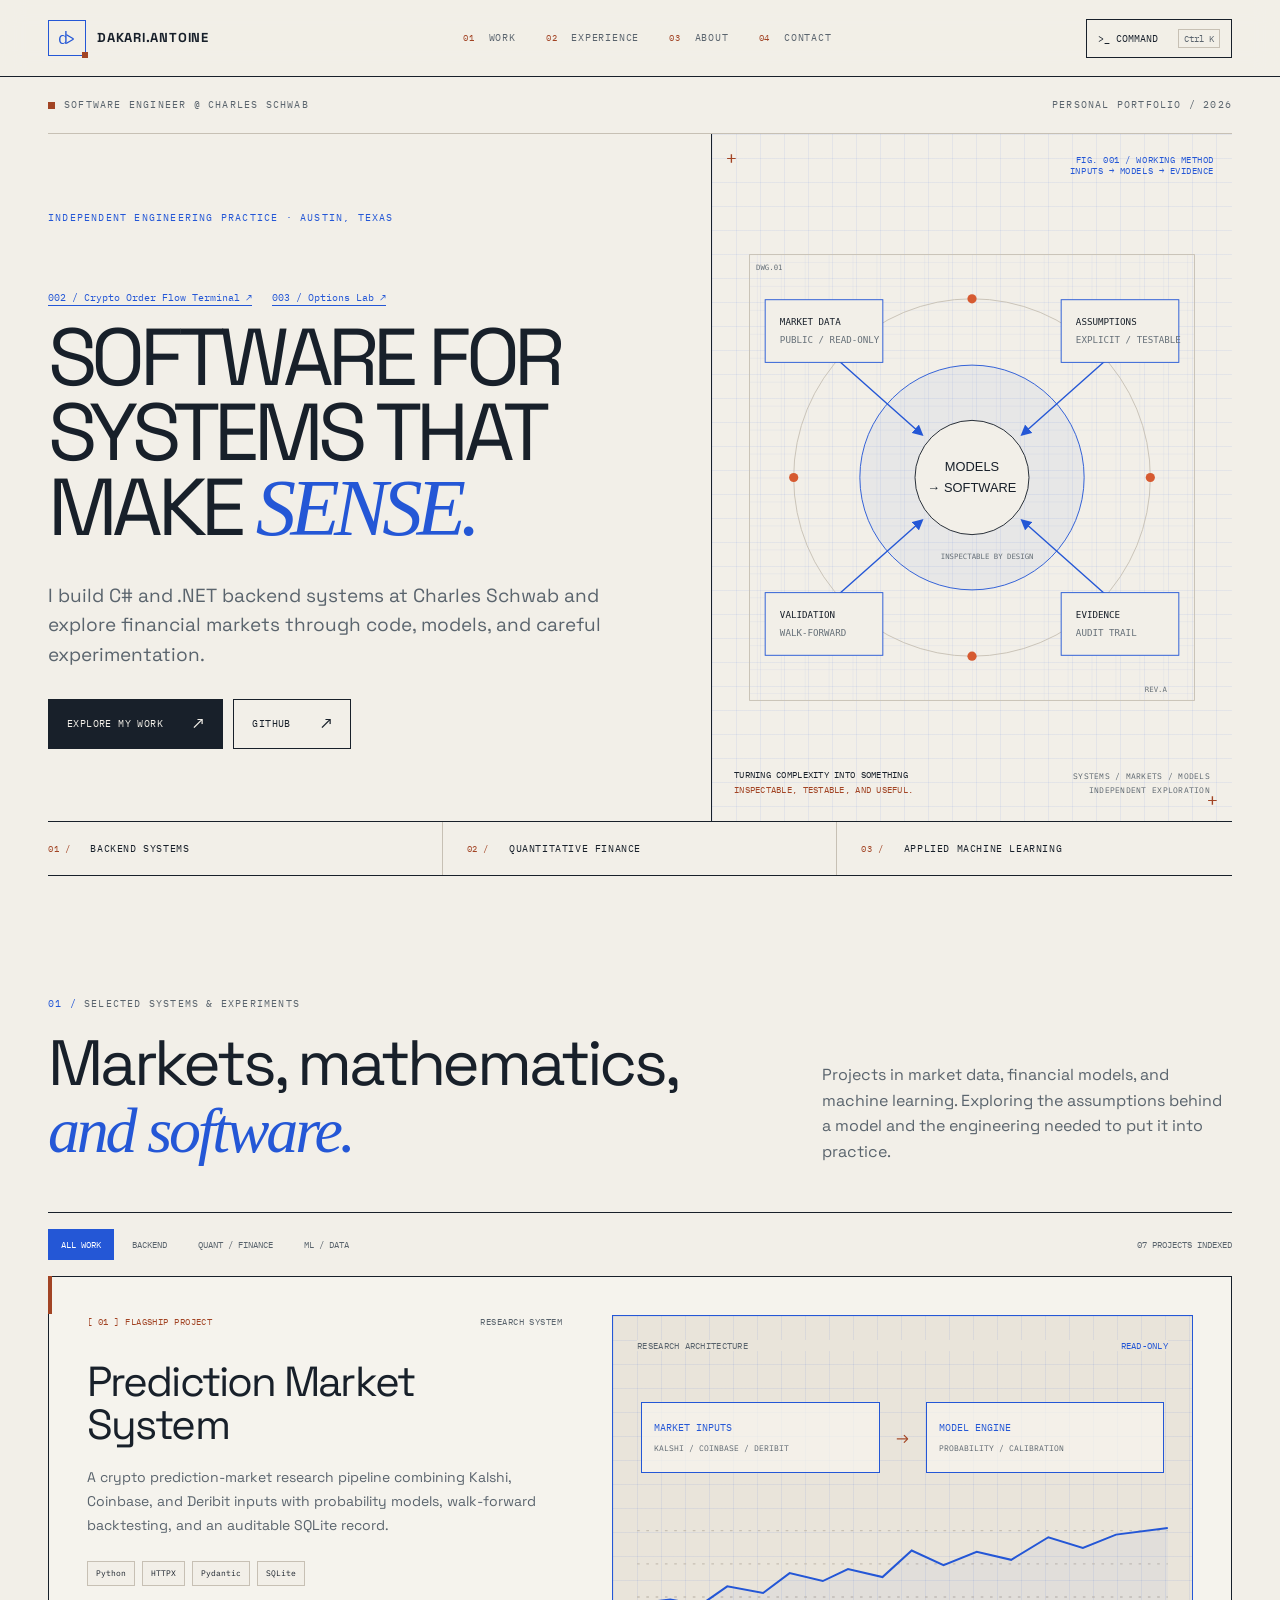
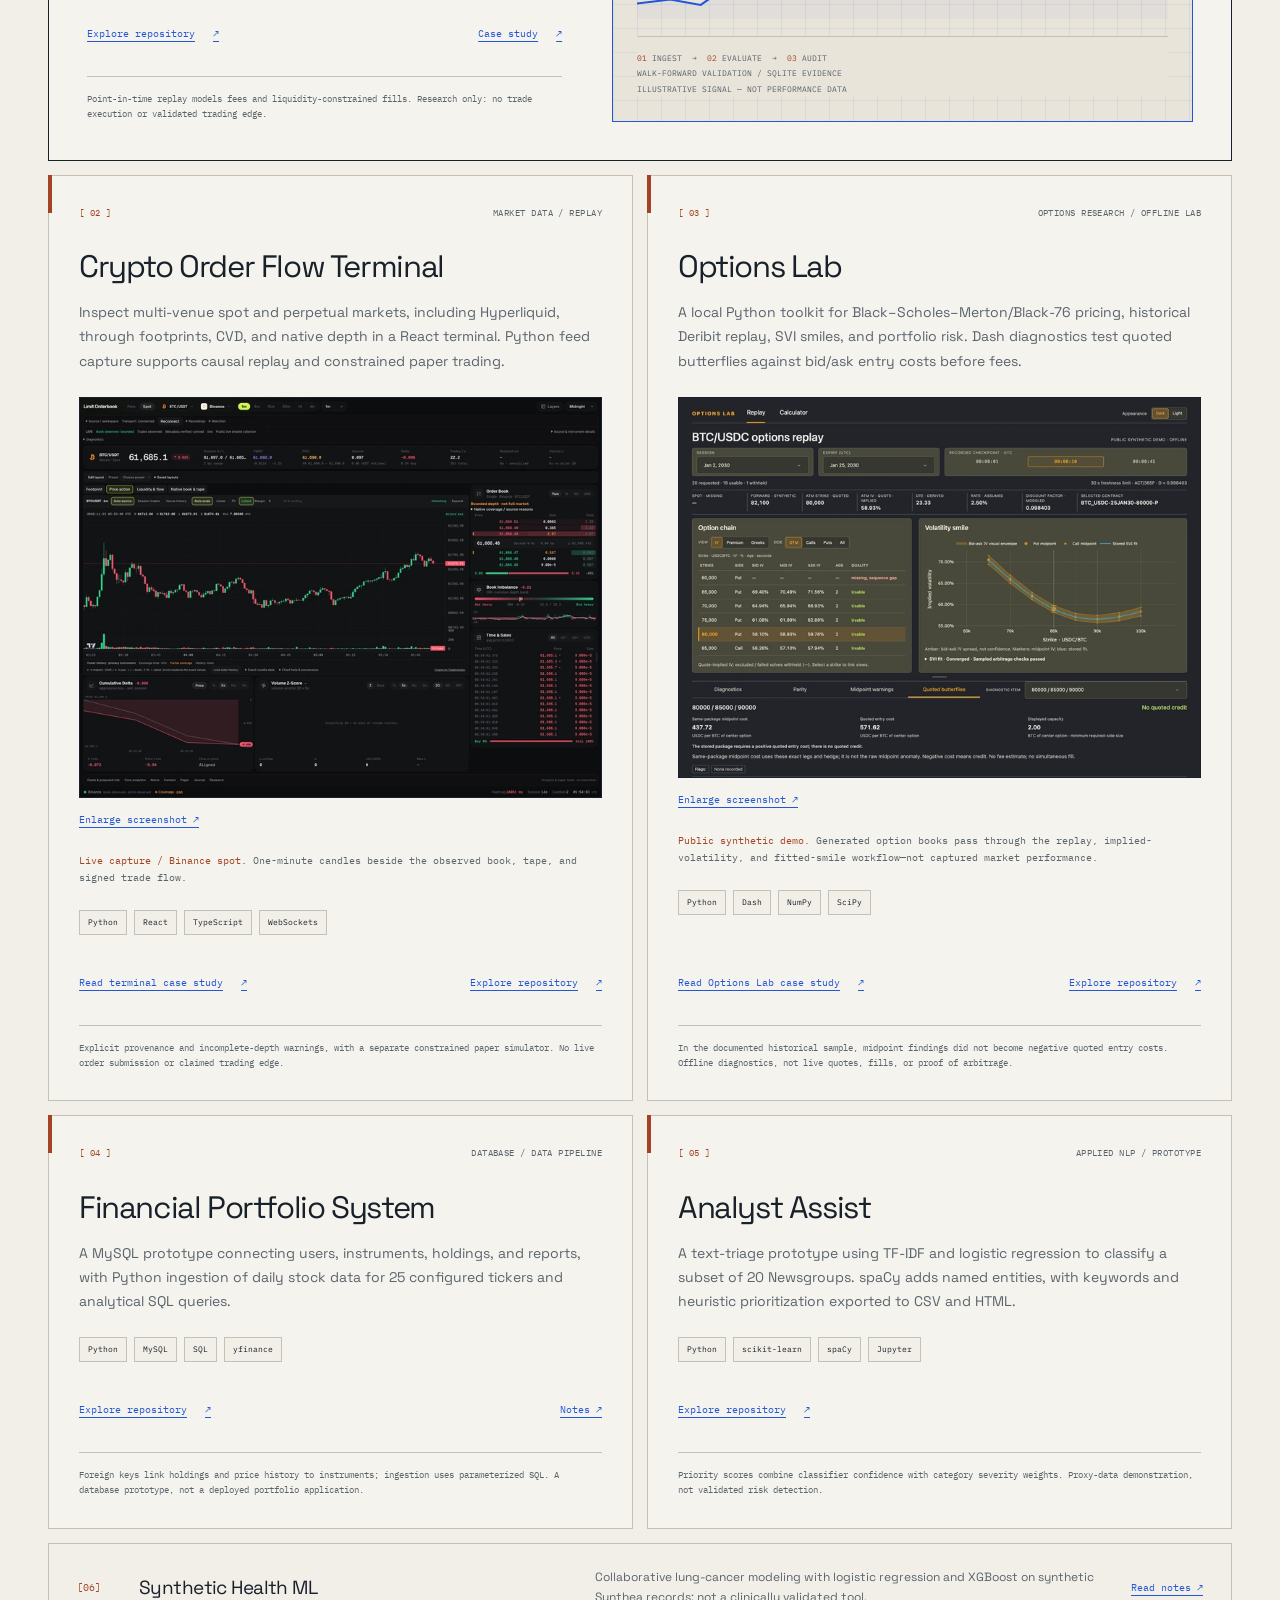
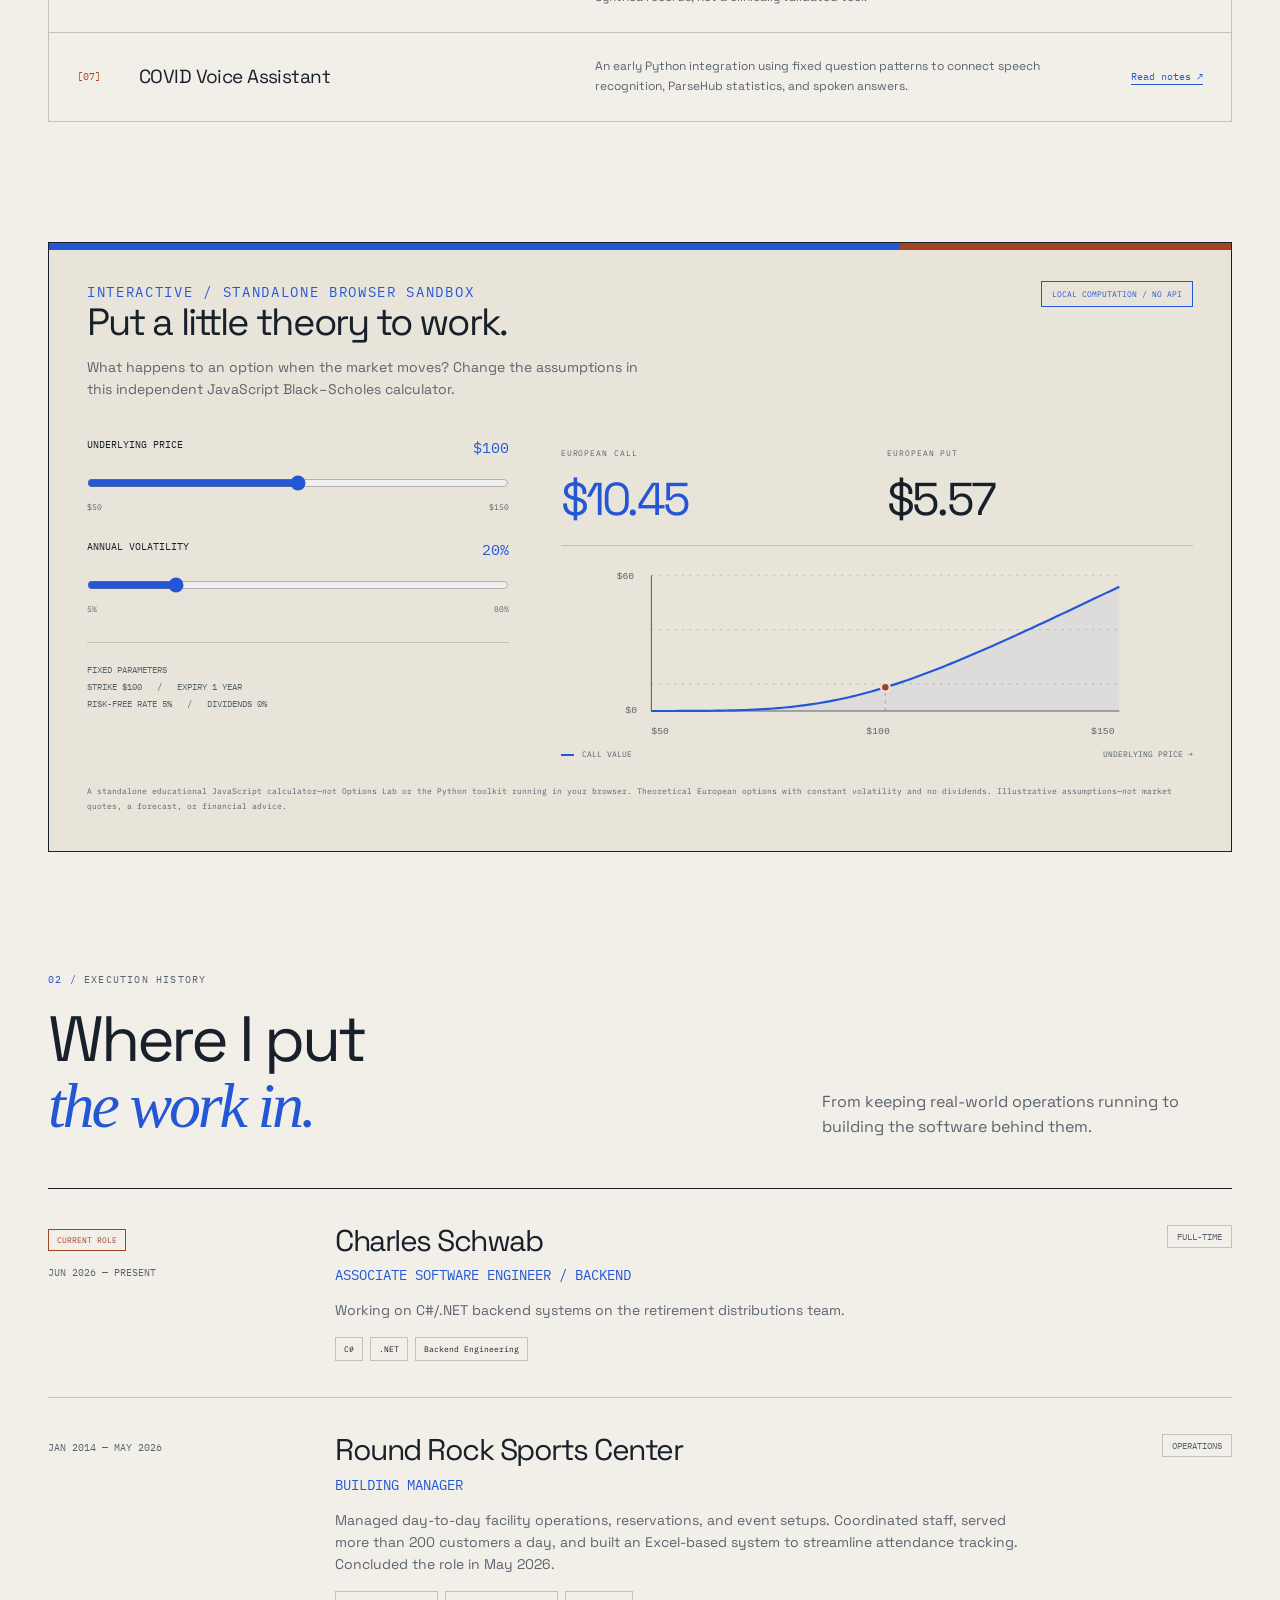
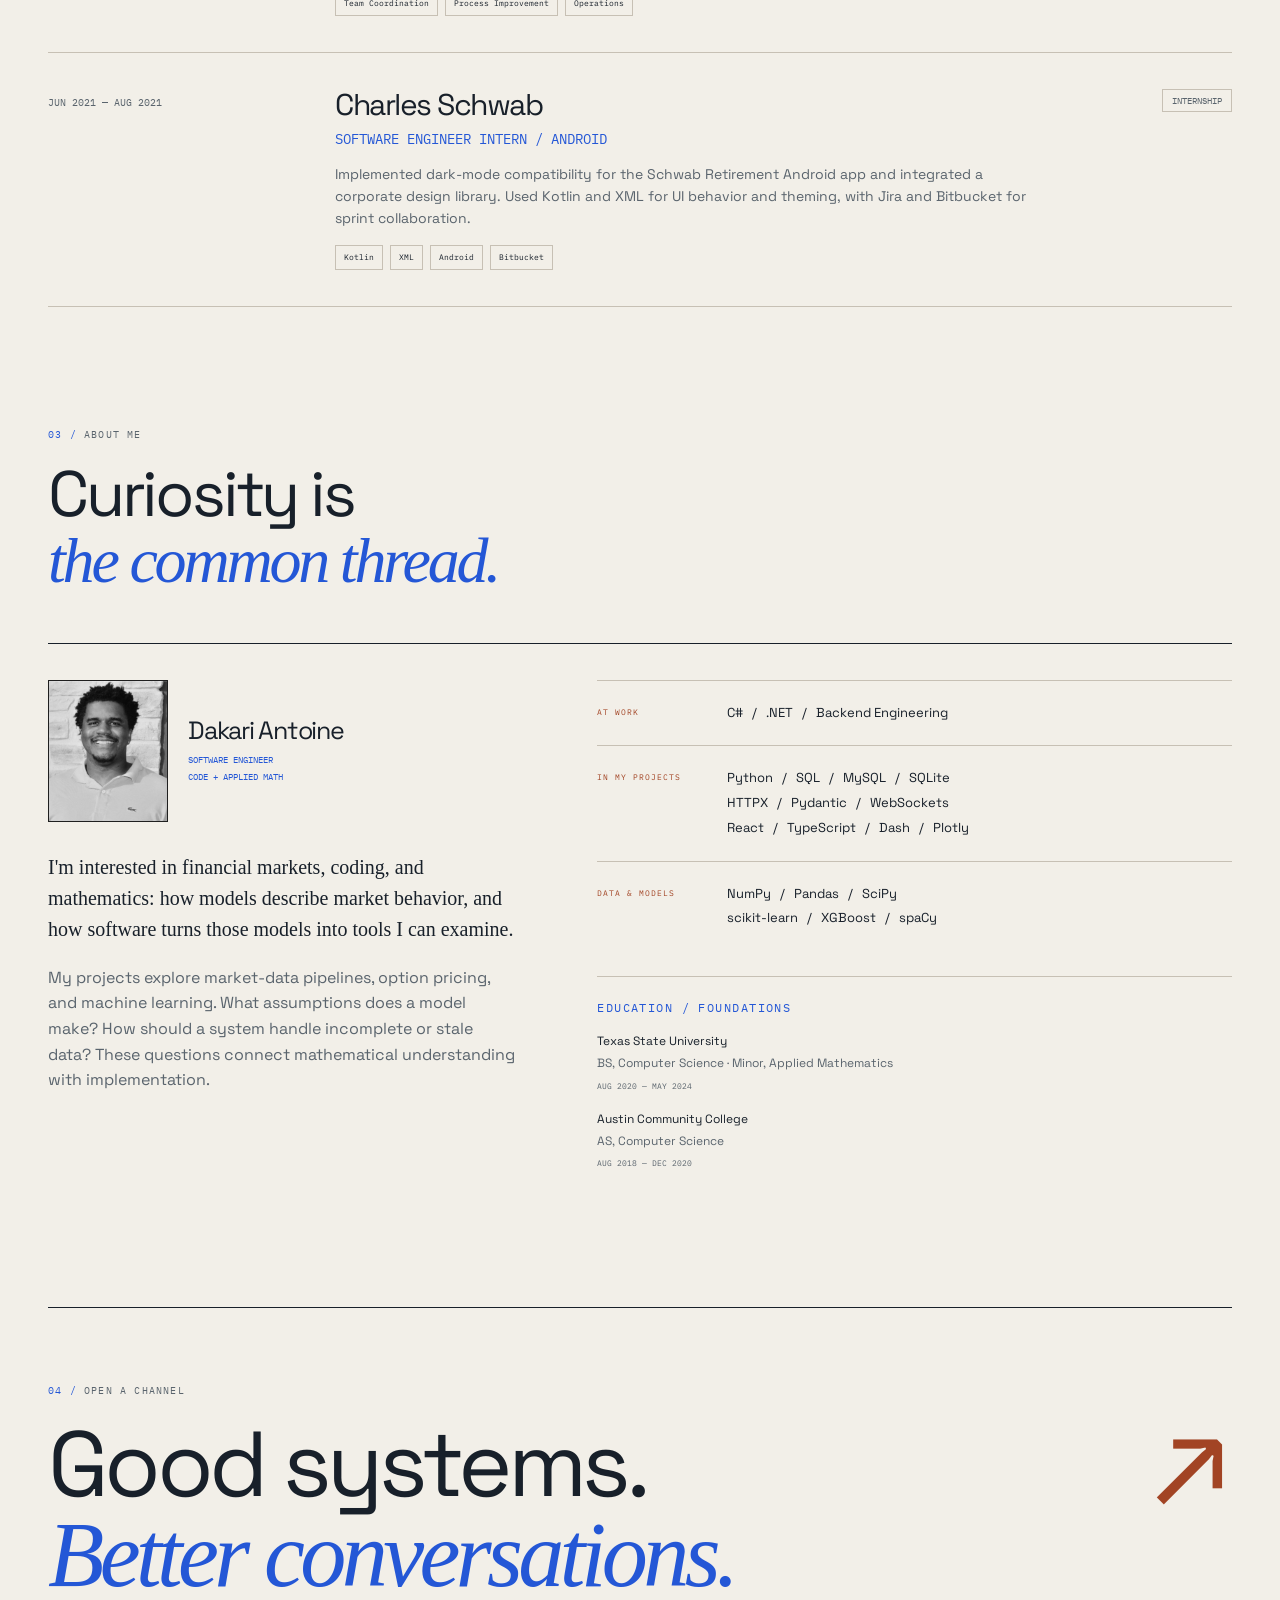
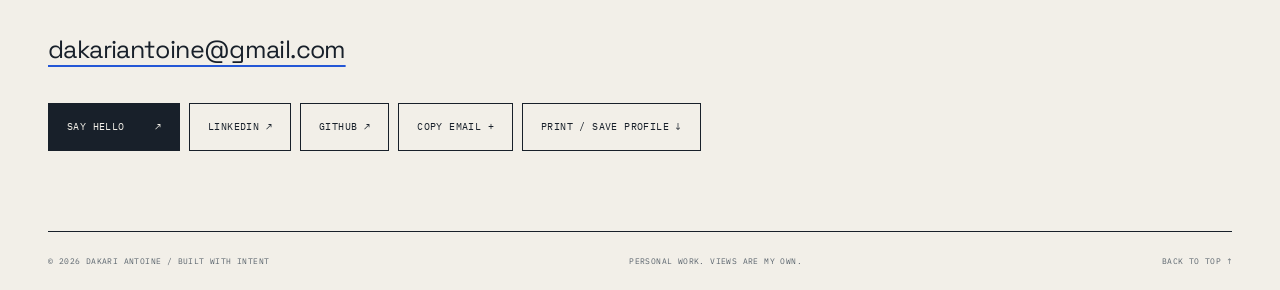
<file: index.html>
<!doctype html>
<html lang="en">
  <head>
    <meta charset="utf-8" />
    <meta name="viewport" content="width=device-width, initial-scale=1, viewport-fit=cover, interactive-widget=resizes-content" />
    <meta name="theme-color" content="#f2efe8" />
    <meta
      name="description"
      content="Dakari Antoine — backend software engineer. Explore the Crypto Order Flow Terminal and Options Lab: market-data systems, replay, and quantitative pricing."
    />
    <meta property="og:title" content="Dakari Antoine — Software &amp; Quantitative Systems" />
    <meta
      property="og:description"
      content="Inside the Crypto Order Flow Terminal and Options Lab: public market data, causal replay, and inspectable pricing models."
    />
    <meta property="og:type" content="website" />
    <meta property="og:url" content="https://karisheen.github.io/" />
    <meta
      property="og:image"
      content="https://karisheen.github.io/assets/images/terminal-workspace.png"
    />
    <meta property="og:image:alt" content="Current Order Flow Terminal showing Binance BTC/USDT minute candles, native depth, trade tape, and cumulative delta" />
    <meta property="og:image:width" content="1800" />
    <meta property="og:image:height" content="1380" />
    <meta name="twitter:card" content="summary_large_image" />
    <link rel="canonical" href="https://karisheen.github.io/" />
    <title>Dakari Antoine — Software &amp; Quantitative Systems</title>
    <link rel="icon" href="./assets/favicon.svg" type="image/svg+xml" />
    <link
      rel="preload"
      href="./assets/fonts/space-grotesk-bold.ttf"
      as="font"
      type="font/ttf"
      crossorigin
    />
    <link rel="stylesheet" href="./styles/main.css" />
    <script src="./scripts/main.js" defer></script>
    <script src="./scripts/image-viewer.js" defer></script>
  </head>
  <body>
    <a class="skip-link" href="#main">Skip to content</a>
    <header class="site-header">
      <div class="shell header-inner">
        <a class="brand" href="#"
          ><span class="brand-mark" aria-hidden="true">d&gt;</span>
          DAKARI.ANTOINE</a
        >
        <nav class="site-nav" aria-label="Main navigation">
          <a class="nav-link" href="#work"><span>01</span> WORK</a>
          <a class="nav-link" href="#experience"><span>02</span> EXPERIENCE</a>
          <a class="nav-link" href="#about"><span>03</span> ABOUT</a>
          <a class="nav-link" href="#contact"><span>04</span> CONTACT</a>
        </nav>
        <button
          class="command-trigger"
          type="button"
          data-open-command
          hidden
          aria-haspopup="dialog"
        >
          <span>&gt;_ COMMAND</span><kbd aria-hidden="true">⌘ K</kbd>
        </button>
      </div>
    </header>

    <main id="main" class="shell">
      <section class="hero" aria-labelledby="hero-title">
        <div class="hero-topline">
          <div class="eyebrow status">
            <span class="status-dot" aria-hidden="true"></span> SOFTWARE
            ENGINEER @ CHARLES SCHWAB
          </div>
          <span class="eyebrow">PERSONAL PORTFOLIO / 2026</span>
        </div>
        <div class="hero-grid">
          <div class="hero-copy">
            <p class="eyebrow hero-kicker">
              INDEPENDENT ENGINEERING PRACTICE · AUSTIN, TEXAS
            </p>
            <nav class="hero-files" aria-label="Featured project files">
              <a href="./limit-order-book.html">002 / Crypto Order Flow Terminal ↗</a>
              <a href="./project2.html">003 / Options Lab ↗</a>
            </nav>
            <h1 id="hero-title">
              <span>SOFTWARE FOR</span>
              <span>SYSTEMS THAT</span>
              <span class="name-last">MAKE <em>SENSE.</em></span>
            </h1>
            <p class="hero-description">
              I build C# and .NET backend systems at Charles Schwab and explore
              financial markets through code, models, and careful
              experimentation.
            </p>
            <p class="print-contact">
              <a href="mailto:dakariantoine@gmail.com"
                >dakariantoine@gmail.com</a
              >
              ·
              <a href="https://github.com/karisheen">github.com/karisheen</a> ·
              <a href="https://www.linkedin.com/in/dakari-antoine/"
                >LinkedIn: dakari-antoine</a
              >
            </p>
            <div class="hero-actions">
              <a class="button button-primary" href="#work"
                >Explore my work
                <span class="arrow" aria-hidden="true">↗</span></a
              >
              <a
                class="button button-secondary"
                href="https://github.com/karisheen"
                target="_blank"
                rel="noopener noreferrer"
                >GitHub <span class="arrow" aria-hidden="true">↗</span></a
              >
            </div>
          </div>
          <div class="hero-art" aria-hidden="true">
            <span class="art-label"
              >FIG. 001 / WORKING METHOD<br />INPUTS → MODELS → EVIDENCE</span
            >
            <img
              class="orbital-art"
              src="./assets/images/signal-field.svg"
              alt=""
              width="520"
              height="520"
              fetchpriority="high"
            />
            <div class="art-caption">
              <span
                >TURNING COMPLEXITY INTO SOMETHING<br /><strong
                  >INSPECTABLE, TESTABLE, AND USEFUL.</strong
                ></span
              ><span class="art-coordinates"
                >SYSTEMS / MARKETS / MODELS<br />INDEPENDENT EXPLORATION</span
              >
            </div>
          </div>
        </div>
        <div class="interest-strip" role="group" aria-label="Areas of interest">
          <div><span>01 /</span> BACKEND SYSTEMS</div>
          <div><span>02 /</span> QUANTITATIVE FINANCE</div>
          <div><span>03 /</span> APPLIED MACHINE LEARNING</div>
        </div>
      </section>

      <section class="section" id="work" aria-labelledby="work-title">
        <div class="section-heading">
          <div>
            <p class="eyebrow">
              <span class="accent">01 /</span> SELECTED SYSTEMS & EXPERIMENTS
            </p>
            <h2 id="work-title">
              Markets, mathematics,<br /><em>and software.</em>
            </h2>
          </div>
          <p>
            Projects in market data, financial models, and machine learning.
            Exploring the assumptions behind a model and the engineering
            needed to put it into practice.
          </p>
        </div>
        <div class="project-toolbar" hidden id="project-toolbar">
          <div
            class="filters"
            role="group"
            aria-label="Filter projects by interest"
          >
            <button
              class="filter"
              type="button"
              data-filter="all"
              aria-pressed="true"
            >
              ALL WORK
            </button>
            <button
              class="filter"
              type="button"
              data-filter="backend"
              aria-pressed="false"
            >
              BACKEND
            </button>
            <button
              class="filter"
              type="button"
              data-filter="quant"
              aria-pressed="false"
            >
              QUANT / FINANCE
            </button>
            <button
              class="filter"
              type="button"
              data-filter="ml"
              aria-pressed="false"
            >
              ML / DATA
            </button>
          </div>
          <span class="project-count" id="project-count" role="status"
            >07 PROJECTS INDEXED</span
          >
        </div>
        <div class="project-grid">
          <article
            class="project-card project-featured"
            data-categories="backend quant"
            id="prediction-market"
          >
            <div>
              <div class="project-meta">
                <span class="project-rank">[ 01 ] FLAGSHIP PROJECT</span
                ><span>RESEARCH SYSTEM</span>
              </div>
              <h3>Prediction Market System</h3>
              <p>
                A crypto prediction-market research pipeline combining Kalshi,
                Coinbase, and Deribit inputs with probability models, walk-forward
                backtesting, and an auditable SQLite record.
              </p>
              <div class="tags">
                <span class="tag">Python</span><span class="tag">HTTPX</span
                ><span class="tag">Pydantic</span
                ><span class="tag">SQLite</span>
              </div>
              <div class="project-bottom">
                <a
                  class="text-link"
                  href="https://github.com/karisheen/Prediction-Market-System"
                  target="_blank"
                  rel="noopener noreferrer"
                  >Explore repository <span aria-hidden="true">↗</span></a
                >
                <a class="text-link" href="./prediction-market.html"
                  >Case study <span aria-hidden="true">↗</span></a
                >
              </div>
              <div class="project-reason">
                Point-in-time replay models fees and liquidity-constrained fills.
                Research only: no trade execution or validated trading edge.
              </div>
            </div>
            <div
              class="project-diagram"
              role="img"
              aria-label="Architecture: public market data feeds probability models, walk-forward validation, and a SQLite audit trail."
            >
              <div class="diagram-header">
                <span>RESEARCH ARCHITECTURE</span
                ><span class="accent">READ-ONLY</span>
              </div>
              <div class="pipeline" aria-hidden="true">
                <div class="pipeline-node">
                  MARKET INPUTS<span>KALSHI / COINBASE / DERIBIT</span>
                </div>
                <span class="pipeline-arrow">→</span>
                <div class="pipeline-node">
                  MODEL ENGINE<span>PROBABILITY / CALIBRATION</span>
                </div>
              </div>
              <svg viewBox="0 0 400 72" fill="none" aria-hidden="true">
                <path
                  d="M0 55H400M0 30H400M0 5H400"
                  stroke="#344428"
                  stroke-dasharray="2 5"
                />
                <path
                  d="M0 60L25 57L48 61L68 47L95 52L115 37L140 43L159 34L185 40L207 20L231 31L256 21L282 27L310 10L336 18L361 8L400 3"
                  stroke="#c4f564"
                  stroke-width="1.5"
                />
                <path
                  d="M0 60L25 57L48 61L68 47L95 52L115 37L140 43L159 34L185 40L207 20L231 31L256 21L282 27L310 10L336 18L361 8L400 3V72H0Z"
                  fill="#c4f564"
                  fill-opacity=".04"
                />
              </svg>
              <div class="diagram-footer">
                <b>01</b> INGEST &nbsp;→&nbsp; <b>02</b> EVALUATE &nbsp;→&nbsp;
                <b>03</b> AUDIT<br />WALK-FORWARD VALIDATION / SQLITE
                EVIDENCE<br />ILLUSTRATIVE SIGNAL — NOT PERFORMANCE DATA
              </div>
            </div>
          </article>
          <article
            class="project-card"
            data-categories="backend quant"
            id="order-book"
          >
            <div class="project-meta">
              <span class="project-rank">[ 02 ]</span
              ><span>MARKET DATA / REPLAY</span>
            </div>
            <h3>Crypto Order Flow Terminal</h3>
            <p>
              Inspect multi-venue spot and perpetual markets, including Hyperliquid,
              through footprints, CVD, and native depth in a React terminal.
              Python feed capture supports causal replay and constrained paper trading.
            </p>
            <figure class="project-plate">
              <a href="./assets/images/terminal-workspace.png" aria-label="Enlarge screenshot of the Crypto Order Flow Terminal">
                <img src="./assets/images/terminal-card.webp" width="720" height="552" loading="lazy" decoding="async"
                  alt="Live BTC/USDT minute candles with a depth ladder, order-book imbalance, trade tape, and cumulative delta" />
                <span class="text-link">Enlarge screenshot ↗</span>
              </a>
              <figcaption>
                <strong>Live capture / Binance spot.</strong> One-minute candles beside the observed book, tape, and signed trade flow.
              </figcaption>
            </figure>
            <div class="tags">
              <span class="tag">Python</span><span class="tag">React</span
              ><span class="tag">TypeScript</span><span class="tag">WebSockets</span>
            </div>
            <div class="project-bottom">
              <a class="text-link" href="./limit-order-book.html"
                >Read terminal case study <span aria-hidden="true">↗</span></a
              >
              <a
                class="text-link"
                href="https://github.com/karisheen/Limit-Orderbook"
                target="_blank"
                rel="noopener noreferrer"
                >Explore repository <span aria-hidden="true">↗</span></a
              >
            </div>
            <div class="project-reason">
              Explicit provenance and incomplete-depth warnings, with a separate
              constrained paper simulator. No live order submission or claimed
              trading edge.
            </div>
          </article>
          <article
            class="project-card"
            data-categories="quant"
            id="black-scholes"
          >
            <div class="project-meta">
              <span class="project-rank">[ 03 ]</span
              ><span>OPTIONS RESEARCH / OFFLINE LAB</span>
            </div>
            <h3>Options Lab</h3>
            <p>
              A local Python toolkit for Black–Scholes–Merton/Black-76 pricing,
              historical Deribit replay, SVI smiles, and portfolio risk.
              Dash diagnostics test quoted butterflies against bid/ask entry costs
              before fees.
            </p>
            <figure class="project-plate">
              <a href="./assets/images/options-lab.png" aria-label="Enlarge screenshot of Options Lab">
                <img src="./assets/images/options-card.webp" width="720" height="525" loading="lazy" decoding="async"
                  alt="Options Lab synthetic replay showing an option chain, volatility smile, and quoted butterfly diagnostics" />
                <span class="text-link">Enlarge screenshot ↗</span>
              </a>
              <figcaption>
                <strong>Public synthetic demo.</strong>
                Generated option books pass through the replay, implied-volatility,
                and fitted-smile workflow—not captured market performance.
              </figcaption>
            </figure>
            <div class="tags">
              <span class="tag">Python</span><span class="tag">Dash</span
              ><span class="tag">NumPy</span><span class="tag">SciPy</span>
            </div>
            <div class="project-bottom">
              <a class="text-link" href="./project2.html"
                >Read Options Lab case study <span aria-hidden="true">↗</span></a
              >
              <a
                class="text-link"
                href="https://github.com/karisheen/Black-Scholes-Pricing-Model"
                target="_blank"
                rel="noopener noreferrer"
                >Explore repository <span aria-hidden="true">↗</span></a
              >
            </div>
            <div class="project-reason">
              In the documented historical sample, midpoint findings did not
              become negative quoted entry costs. Offline diagnostics, not live
              quotes, fills, or proof of arbitrage.
            </div>
          </article>
          <article
            class="project-card"
            data-categories="backend quant"
            id="portfolio-system"
          >
            <div class="project-meta">
              <span class="project-rank">[ 04 ]</span
              ><span>DATABASE / DATA PIPELINE</span>
            </div>
            <h3>Financial Portfolio System</h3>
            <p>
              A MySQL prototype connecting users, instruments, holdings, and
              reports, with Python ingestion of daily stock data for 25 configured
              tickers and analytical SQL queries.
            </p>
            <div class="tags">
              <span class="tag">Python</span><span class="tag">MySQL</span
              ><span class="tag">SQL</span><span class="tag">yfinance</span>
            </div>
            <div class="project-bottom">
              <a
                class="text-link"
                href="https://github.com/karisheen/Financial-Management-Portfolio-System"
                target="_blank"
                rel="noopener noreferrer"
                >Explore repository <span aria-hidden="true">↗</span></a
              ><a class="text-link" href="./project3.html">Notes ↗</a>
            </div>
            <div class="project-reason">
              Foreign keys link holdings and price history to instruments;
              ingestion uses parameterized SQL. A database prototype, not a
              deployed portfolio application.
            </div>
          </article>
          <article
            class="project-card"
            data-categories="ml"
            id="analyst-assist"
          >
            <div class="project-meta">
              <span class="project-rank">[ 05 ]</span
              ><span>APPLIED NLP / PROTOTYPE</span>
            </div>
            <h3>Analyst Assist</h3>
            <p>
              A text-triage prototype using TF-IDF and logistic regression to
              classify a subset of 20 Newsgroups. spaCy adds named entities,
              with keywords and heuristic prioritization exported to CSV and HTML.
            </p>
            <div class="tags">
              <span class="tag">Python</span
              ><span class="tag">scikit-learn</span
              ><span class="tag">spaCy</span><span class="tag">Jupyter</span>
            </div>
            <div class="project-bottom">
              <a
                class="text-link"
                href="https://github.com/karisheen/Analyst-Assit-NLP"
                target="_blank"
                rel="noopener noreferrer"
                >Explore repository <span aria-hidden="true">↗</span></a
              >
            </div>
            <div class="project-reason">
              Priority scores combine classifier confidence with category
              severity weights. Proxy-data demonstration, not validated risk
              detection.
            </div>
          </article>
        </div>
        <div class="project-archive" id="project-archive">
          <article class="archive-row" data-categories="ml" id="lung-research">
            <span class="project-rank">[06]</span>
            <h3>Synthetic Health ML</h3>
            <p>
              Collaborative lung-cancer modeling with logistic regression and
              XGBoost on synthetic Synthea records; not a clinically validated tool.
            </p>
            <a
              class="text-link"
              href="./project4.html"
              aria-label="Read notes on synthetic health machine learning"
              >Read notes ↗</a
            >
          </article>
          <article
            class="archive-row"
            data-categories="backend"
            id="voice-assistant"
          >
            <span class="project-rank">[07]</span>
            <h3>COVID Voice Assistant</h3>
            <p>
              An early Python integration using fixed question patterns to
              connect speech recognition, ParseHub statistics, and spoken answers.
            </p>
            <a
              class="text-link"
              href="./project1.html"
              aria-label="Read notes on the COVID voice assistant"
              >Read notes ↗</a
            >
          </article>
        </div>
      </section>

      <section class="section lab-section" id="lab" aria-labelledby="lab-title">
        <div class="lab">
          <div class="lab-header">
            <div>
              <p class="eyebrow accent">INTERACTIVE / STANDALONE BROWSER SANDBOX</p>
              <h2 id="lab-title">Put a little theory to work.</h2>
              <p>
                What happens to an option when the market moves? Change the
                assumptions in this independent JavaScript Black–Scholes calculator.
              </p>
            </div>
            <span class="lab-tag">LOCAL COMPUTATION / NO API</span>
          </div>
          <div class="lab-grid" id="lab-controls" hidden>
            <div>
              <div class="range-control">
                <div class="range-label">
                  <label for="spot">UNDERLYING PRICE</label>
                  <output id="spot-value" for="spot">$100</output>
                </div><input
                  id="spot"
                  type="range"
                  min="50"
                  max="150"
                  step="1"
                  value="100"
                />
                <div class="range-extents" aria-hidden="true">
                  <span>$50</span><span>$150</span>
                </div>
              </div>
              <div class="range-control">
                <div class="range-label">
                  <label for="volatility">ANNUAL VOLATILITY</label>
                  <output id="volatility-value" for="volatility">20%</output>
                </div><input
                  id="volatility"
                  type="range"
                  min="5"
                  max="80"
                  step="1"
                  value="20"
                />
                <div class="range-extents" aria-hidden="true">
                  <span>5%</span><span>80%</span>
                </div>
              </div>
              <div class="lab-assumptions">
                FIXED PARAMETERS<br />STRIKE $100 &nbsp; / &nbsp; EXPIRY 1
                YEAR<br />RISK-FREE RATE 5% &nbsp; / &nbsp; DIVIDENDS 0%
              </div>
            </div>
            <div>
              <div class="lab-results" role="status" aria-atomic="true">
                <div>
                  <span class="eyebrow">EUROPEAN CALL</span
                  ><output
                    class="lab-price call"
                    id="call-value"
                    for="spot volatility"
                    >$10.45</output
                  >
                </div>
                <div>
                  <span class="eyebrow">EUROPEAN PUT</span
                  ><output
                    class="lab-price"
                    id="put-value"
                    for="spot volatility"
                    >$5.57</output
                  >
                </div>
              </div>
              <svg
                class="price-chart"
                viewBox="0 0 480 175"
                role="img"
                aria-labelledby="chart-title chart-desc"
              >
                <title id="chart-title">
                  Call value as the underlying price changes
                </title>
                <desc id="chart-desc">
                  The curve shows theoretical call values from $50 to $150 at
                  the selected volatility. The dot marks your selected price.
                </desc>
                <g stroke="#3c492d" stroke-dasharray="2 5">
                  <path d="M32 15H463M32 65H463M32 115H463" />
                </g>
                <path d="M32 15V140H463" fill="none" stroke="#60724a" />
                <g fill="#a1a899" font-size="9" font-family="monospace">
                  <text x="32" y="161">$50</text>
                  <text x="230" y="161">$100</text>
                  <text x="437" y="161">$150</text>
                  <text id="chart-max" x="0" y="18">$60</text>
                  <text x="8" y="142">$0</text>
                </g>
                <path id="chart-area" fill="#c4f564" fill-opacity=".06" />
                <path
                  id="chart-line"
                  fill="none"
                  stroke="#c4f564"
                  stroke-width="2"
                />
                <path
                  id="chart-guide"
                  fill="none"
                  stroke="#c4f564"
                  stroke-opacity=".4"
                  stroke-dasharray="3 4"
                />
                <circle
                  id="chart-point"
                  r="4"
                  fill="#c4f564"
                  stroke="#161d10"
                  stroke-width="2"
                />
              </svg>
              <div class="chart-caption">
                <span class="chart-key">CALL VALUE</span
                ><span>UNDERLYING PRICE →</span>
              </div>
            </div>
          </div>
          <noscript
            ><p class="noscript-note">
              Enable JavaScript to use the pricing sandbox. You can still
              explore the
              <a class="text-link" href="./project2.html"
                >Options Lab case study ↗</a
              >.
            </p></noscript
          >
          <p class="lab-disclaimer">
            A standalone educational JavaScript calculator—not Options Lab or
            the Python toolkit running in your browser. Theoretical European
            options with constant volatility and no dividends. Illustrative
            assumptions—not market quotes, a forecast, or financial advice.
          </p>
        </div>
      </section>

      <section
        class="section"
        id="experience"
        aria-labelledby="experience-title"
      >
        <div class="section-heading">
          <div>
            <p class="eyebrow">
              <span class="accent">02 /</span> EXECUTION HISTORY
            </p>
            <h2 id="experience-title">
              Where I put<br /><em>the work in.</em>
            </h2>
          </div>
          <p>
            From keeping real-world operations running to building the software
            behind them.
          </p>
        </div>
        <div class="experience-list">
          <article class="experience-item">
            <div class="experience-date">
              <span class="current-label">CURRENT ROLE</span><br /><time
                datetime="2026-06"
                >JUN 2026</time
              >
              — PRESENT
            </div>
            <div class="experience-content">
              <div class="experience-title">
                <h3>Charles Schwab</h3>
                <span>FULL-TIME</span>
              </div>
              <p class="experience-role">ASSOCIATE SOFTWARE ENGINEER / BACKEND</p>
              <p>
                Working on C#/.NET backend systems on the retirement
                distributions team.
              </p>
              <div class="tags">
                <span class="tag">C#</span><span class="tag">.NET</span
                ><span class="tag">Backend Engineering</span>
              </div>
            </div>
          </article>
          <article class="experience-item">
            <div class="experience-date">
              <time datetime="2014-01">JAN 2014</time> —
              <time datetime="2026-05">MAY 2026</time>
            </div>
            <div class="experience-content">
              <div class="experience-title">
                <h3>Round Rock Sports Center</h3>
                <span>OPERATIONS</span>
              </div>
              <p class="experience-role">BUILDING MANAGER</p>
              <p>
                Managed day-to-day facility operations, reservations, and event
                setups. Coordinated staff, served more than 200 customers a day,
                and built an Excel-based system to streamline attendance
                tracking. Concluded the role in May 2026.
              </p>
              <div class="tags">
                <span class="tag">Team Coordination</span
                ><span class="tag">Process Improvement</span
                ><span class="tag">Operations</span>
              </div>
            </div>
          </article>
          <article class="experience-item">
            <div class="experience-date">
              <time datetime="2021-06">JUN 2021</time> —
              <time datetime="2021-08">AUG 2021</time>
            </div>
            <div class="experience-content">
              <div class="experience-title">
                <h3>Charles Schwab</h3>
                <span>INTERNSHIP</span>
              </div>
              <p class="experience-role">SOFTWARE ENGINEER INTERN / ANDROID</p>
              <p>
                Implemented dark-mode compatibility for the Schwab Retirement
                Android app and integrated a corporate design library. Used
                Kotlin and XML for UI behavior and theming, with Jira and
                Bitbucket for sprint collaboration.
              </p>
              <div class="tags">
                <span class="tag">Kotlin</span><span class="tag">XML</span
                ><span class="tag">Android</span
                ><span class="tag">Bitbucket</span>
              </div>
            </div>
          </article>
        </div>
      </section>

      <section class="section" id="about" aria-labelledby="about-title">
        <div class="section-heading">
          <div>
            <p class="eyebrow">
              <span class="accent">03 /</span> ABOUT ME
            </p>
            <h2 id="about-title">
              Curiosity is<br /><em>the common thread.</em>
            </h2>
          </div>
        </div>
        <div class="about-grid">
          <div>
            <div class="profile-card">
              <img
                class="profile-image"
                src="./assets/images/profile_picture.jpeg"
                width="120"
                height="142"
                alt="Dakari Antoine"
                loading="lazy"
              />
              <div>
                <h3>Dakari Antoine</h3>
                <p>
                  SOFTWARE ENGINEER<br />CODE + APPLIED MATH
                </p>
              </div>
            </div>
            <p class="about-copy">
              I'm interested in financial markets, coding, and mathematics:
              how models describe market behavior, and how software turns
              those models into tools I can examine.
            </p>
            <p>
              My projects explore market-data pipelines, option pricing, and
              machine learning. What assumptions does a model make? How should a
              system handle incomplete or stale data? These questions connect
              mathematical understanding with implementation.
            </p>
          </div>
          <div>
            <div class="stack-row">
              <span class="eyebrow">AT WORK</span>
              <p>C# &nbsp; / &nbsp; .NET &nbsp; / &nbsp; Backend Engineering</p>
            </div>
            <div class="stack-row">
              <span class="eyebrow">IN MY PROJECTS</span>
              <p>
                Python &nbsp; / &nbsp; SQL &nbsp; / &nbsp; MySQL &nbsp; / &nbsp;
                SQLite<br />HTTPX &nbsp; / &nbsp; Pydantic &nbsp; / &nbsp;
                WebSockets<br />React &nbsp; / &nbsp; TypeScript &nbsp; / &nbsp;
                Dash &nbsp; / &nbsp; Plotly
              </p>
            </div>
            <div class="stack-row">
              <span class="eyebrow">DATA & MODELS</span>
              <p>
                NumPy &nbsp; / &nbsp; Pandas &nbsp; / &nbsp; SciPy<br />scikit-learn
                &nbsp; / &nbsp; XGBoost &nbsp; / &nbsp; spaCy
              </p>
            </div>
            <div class="education">
              <p class="eyebrow accent">EDUCATION / FOUNDATIONS</p>
              <p>
                <strong>Texas State University</strong><br />BS, Computer
                Science · Minor, Applied Mathematics<br /><span
                  >AUG 2020 — MAY 2024</span
                >
              </p>
              <p>
                <strong>Austin Community College</strong><br />AS, Computer
                Science<br /><span>AUG 2018 — DEC 2020</span>
              </p>
            </div>
          </div>
        </div>
      </section>

      <section class="contact" id="contact" aria-labelledby="contact-title">
        <div class="contact-top">
          <div>
            <p class="eyebrow">
              <span class="accent">04 /</span> OPEN A CHANNEL
            </p>
            <h2 id="contact-title">
              Good systems.<br /><span>Better conversations.</span>
            </h2>
            <a class="contact-mail" href="mailto:dakariantoine@gmail.com"
              >dakariantoine@gmail.com</a
            >
          </div>
          <span class="contact-symbol" aria-hidden="true">↗</span>
        </div>
        <div class="contact-links">
          <a class="button button-primary" href="mailto:dakariantoine@gmail.com"
            >Say hello <span aria-hidden="true">↗</span></a
          ><a
            class="button button-secondary"
            href="https://www.linkedin.com/in/dakari-antoine/"
            target="_blank"
            rel="noopener noreferrer"
            >LinkedIn ↗</a
          ><a
            class="button button-secondary"
            href="https://github.com/karisheen"
            target="_blank"
            rel="noopener noreferrer"
            >GitHub ↗</a
          ><button
            class="button button-secondary"
            id="copy-email"
            type="button"
            hidden
          >
            Copy email +</button
          ><button
            class="button button-secondary"
            id="print-profile"
            type="button"
            hidden
          >
            Print / save profile ↓
          </button>
        </div>
        <p class="copy-status" id="copy-status" role="status"></p>
      </section>
      <footer class="footer">
        <span>© 2026 DAKARI ANTOINE / BUILT WITH INTENT</span
        ><span>PERSONAL WORK. VIEWS ARE MY OWN.</span
        ><a href="#">BACK TO TOP ↑</a>
      </footer>
    </main>

    <dialog
      class="command-dialog"
      id="command-dialog"
      aria-labelledby="command-title"
    >
      <div class="command-header">
        <h2 id="command-title">
          <span class="accent">&gt;_</span> PORTFOLIO COMMAND MENU
        </h2>
        <button
          class="command-close"
          id="command-close"
          type="button"
          aria-label="Close command menu"
        >
          ESC / CLOSE
        </button>
      </div>
      <label class="command-label" for="command-input"
        >Search a section, project, or action</label
      >
      <div class="command-input-wrap">
        <span aria-hidden="true">&gt;</span
        ><input
          class="command-input"
          id="command-input"
          type="search"
          placeholder="Try “quant”, “experience”, or “email”"
          autocomplete="off"
          spellcheck="false"
        />
      </div>
      <ul class="command-list" id="command-list"></ul>
      <p class="command-empty" id="command-empty" hidden>
        No matching commands. Try “work” or “contact”.
      </p>
      <p class="command-hint">
        ↑ ↓ NAVIGATE &nbsp; / &nbsp; ENTER SELECT &nbsp; / &nbsp; ESC CLOSE
      </p>
    </dialog>
  </body>
</html>
</file>
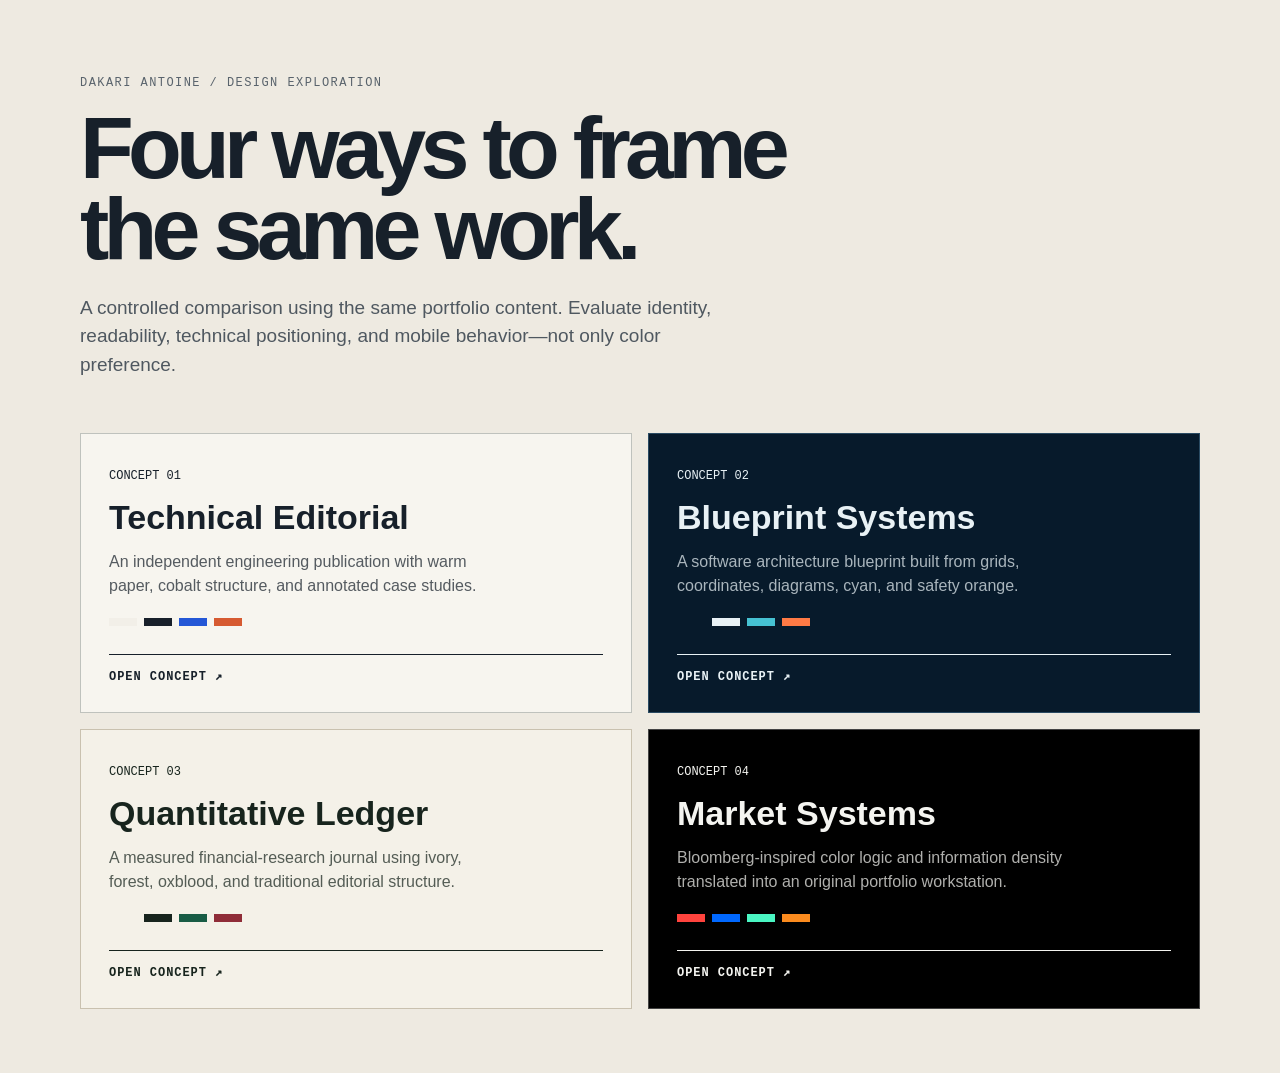
<file: concepts/index.html>
<!doctype html>
<html lang="en">
<head>
  <meta charset="utf-8" />
  <meta name="viewport" content="width=device-width, initial-scale=1" />
  <title>Portfolio Concept Bake-off</title>
  <style>
    *{box-sizing:border-box}body{margin:0;background:#eeeae1;color:#17202a;font:16px/1.5 Arial,sans-serif}.wrap{width:min(1120px,calc(100% - 40px));margin:auto;padding:64px 0}.eyebrow{font:12px monospace;letter-spacing:.12em;text-transform:uppercase;color:#59636c}h1{font-size:clamp(42px,8vw,88px);line-height:.92;letter-spacing:-.065em;margin:18px 0 24px}.intro{max-width:660px;font-size:19px;color:#4f5860}.grid{display:grid;grid-template-columns:repeat(2,1fr);gap:16px;margin-top:54px}.card{min-height:280px;padding:28px;border:1px solid #bfc2bd;display:flex;flex-direction:column;justify-content:space-between;background:#f7f5ef}.card:nth-child(2){background:#071a2b;color:#e8f1f5;border-color:#294a62}.card:nth-child(3){background:#f4f1e8;color:#17241d;border-color:#c9c1af}.card:nth-child(4){background:#000;color:#f4f4f0;border-color:#444}.number{font:12px monospace}.card h2{font-size:34px;line-height:1;margin:14px 0}.card p{max-width:390px;color:inherit;opacity:.72}.swatches{display:flex;gap:7px;margin:20px 0}.swatches i{width:28px;height:8px;display:block}.card a{font:bold 12px monospace;letter-spacing:.08em;text-transform:uppercase;color:inherit;text-decoration:none;border-top:1px solid currentColor;padding-top:14px}.card a:hover{text-decoration:underline}@media(max-width:720px){.wrap{padding:40px 0}.grid{grid-template-columns:1fr}.card{min-height:250px}}
  </style>
</head>
<body><main class="wrap"><p class="eyebrow">Dakari Antoine / Design exploration</p><h1>Four ways to frame<br />the same work.</h1><p class="intro">A controlled comparison using the same portfolio content. Evaluate identity, readability, technical positioning, and mobile behavior—not only color preference.</p><div class="grid">
<article class="card"><div><span class="number">CONCEPT 01</span><h2>Technical Editorial</h2><p>An independent engineering publication with warm paper, cobalt structure, and annotated case studies.</p><div class="swatches"><i style="background:#f2efe8"></i><i style="background:#18202a"></i><i style="background:#2457d6"></i><i style="background:#d65a31"></i></div></div><a href="./editorial/">Open concept ↗</a></article>
<article class="card"><div><span class="number">CONCEPT 02</span><h2>Blueprint Systems</h2><p>A software architecture blueprint built from grids, coordinates, diagrams, cyan, and safety orange.</p><div class="swatches"><i style="background:#071a2b"></i><i style="background:#e8f1f5"></i><i style="background:#46c2d3"></i><i style="background:#ff7a45"></i></div></div><a href="./blueprint/">Open concept ↗</a></article>
<article class="card"><div><span class="number">CONCEPT 03</span><h2>Quantitative Ledger</h2><p>A measured financial-research journal using ivory, forest, oxblood, and traditional editorial structure.</p><div class="swatches"><i style="background:#f4f1e8"></i><i style="background:#17241d"></i><i style="background:#185c45"></i><i style="background:#8f2d38"></i></div></div><a href="./ledger/">Open concept ↗</a></article>
<article class="card"><div><span class="number">CONCEPT 04</span><h2>Market Systems</h2><p>Bloomberg-inspired color logic and information density translated into an original portfolio workstation.</p><div class="swatches"><i style="background:#ff433d"></i><i style="background:#0068ff"></i><i style="background:#4af6c3"></i><i style="background:#fb8b1e"></i></div></div><a href="./bloomberg/">Open concept ↗</a></article>
</div></main></body></html>
</file>
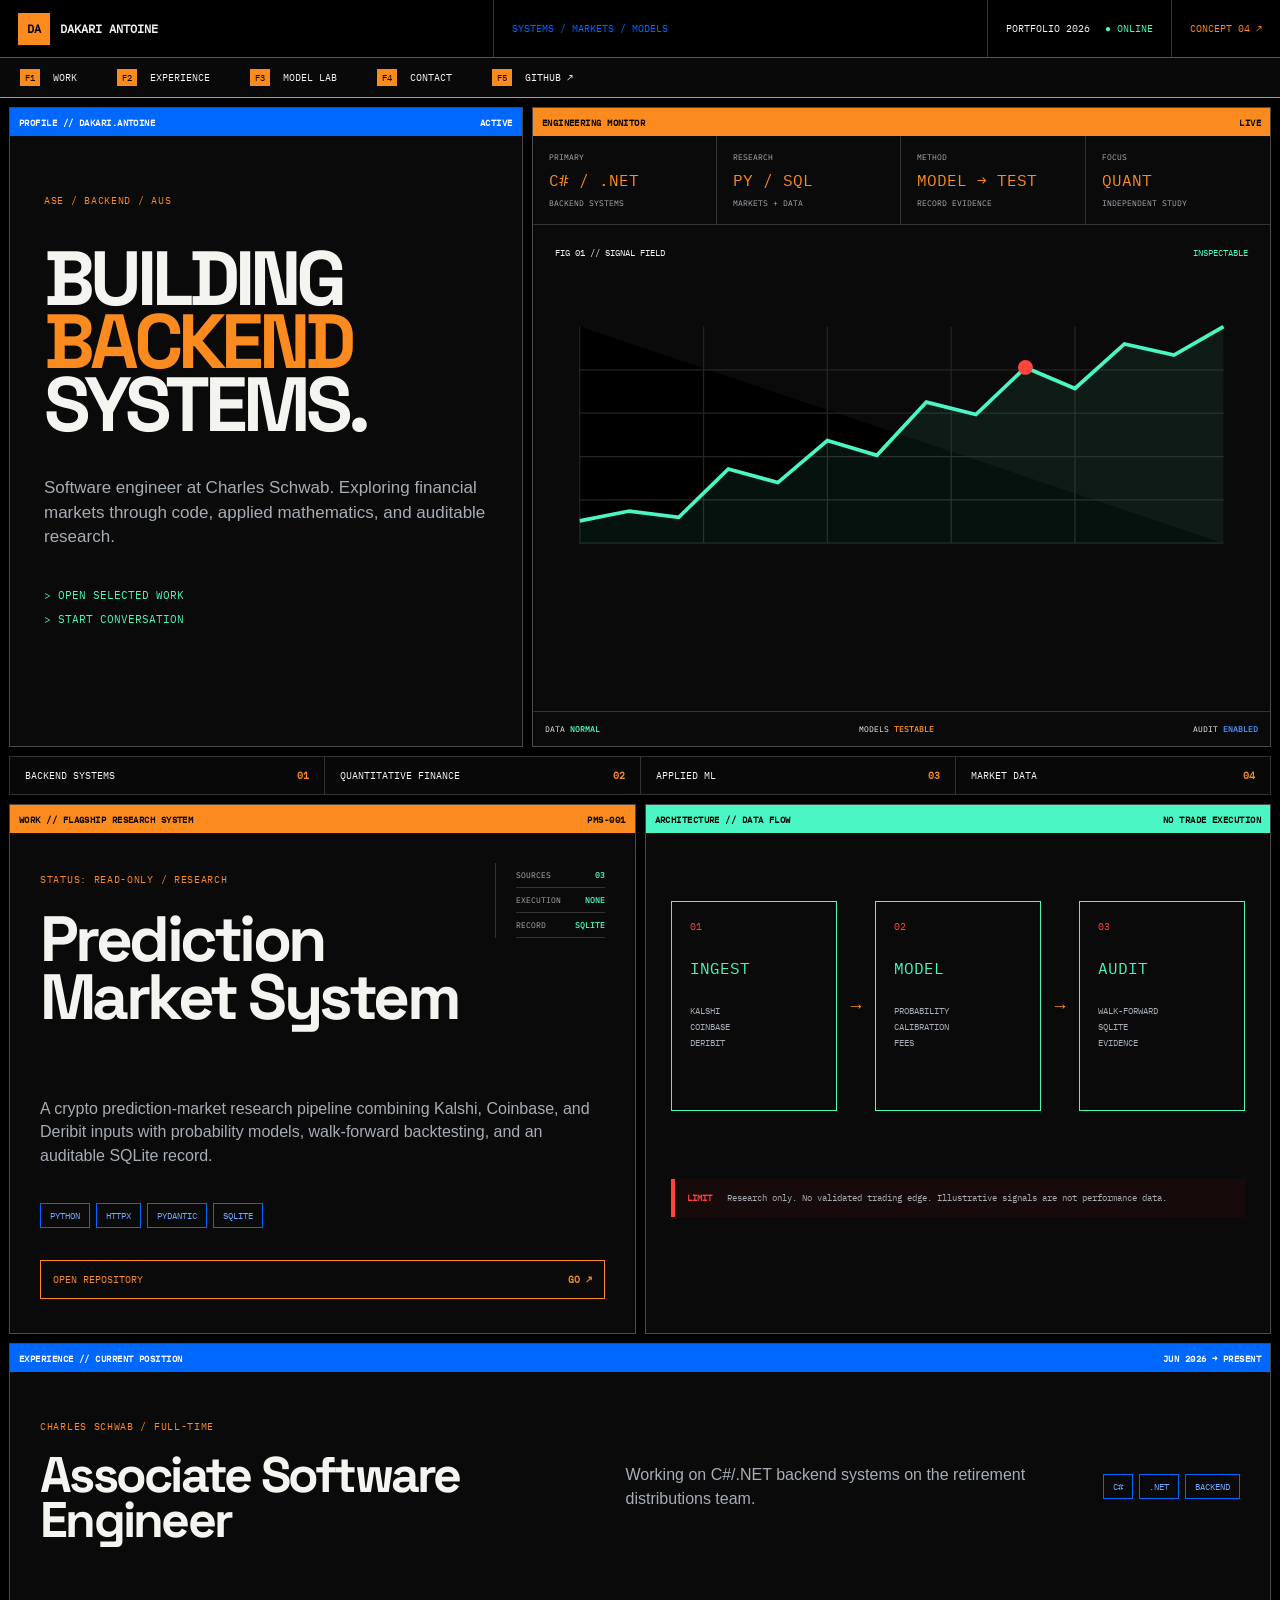
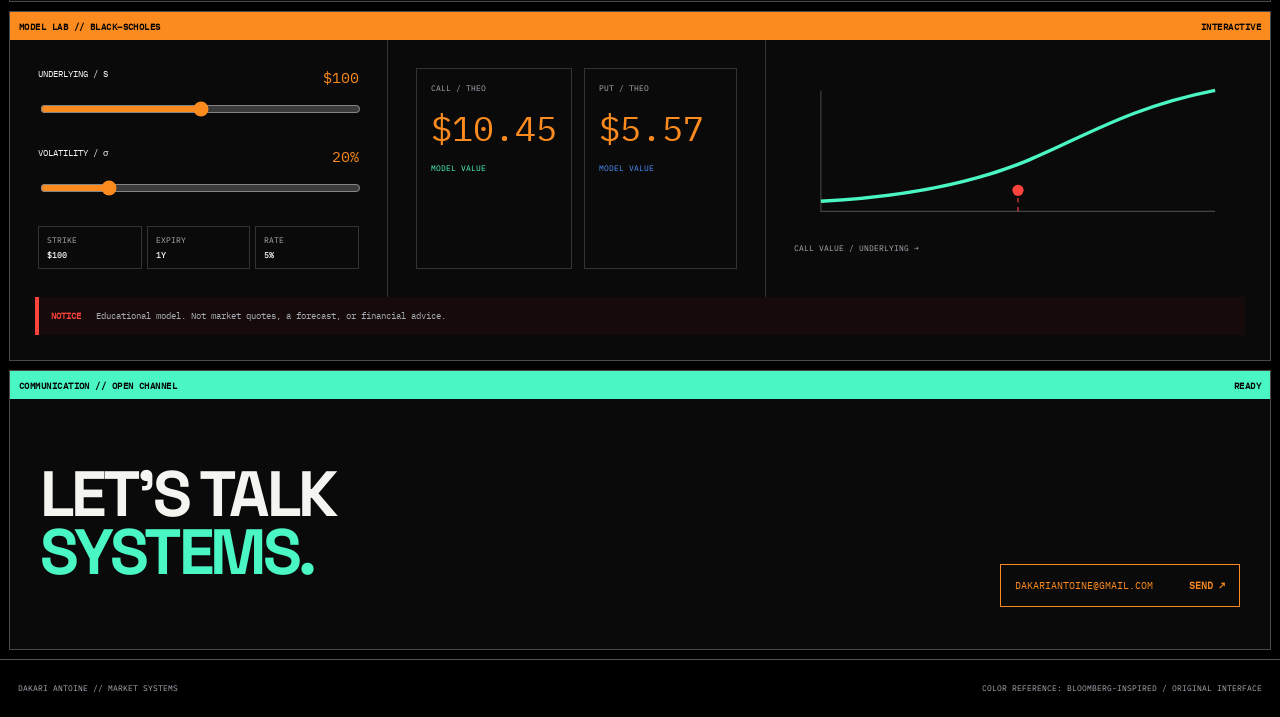
<file: concepts/bloomberg/index.html>
<!doctype html>
<html lang="en">
<head><meta charset="utf-8" /><meta name="viewport" content="width=device-width, initial-scale=1" /><meta name="theme-color" content="#000000" /><title>Market Systems — Dakari Antoine</title><link rel="stylesheet" href="./styles.css" /><script src="../shared/prototype.js" defer></script></head>
<body><a class="skip" href="#main">Skip to content</a>
<header class="status"><a class="logo" href="#"><span>DA</span> DAKARI ANTOINE</a><div class="status-copy">SYSTEMS / MARKETS / MODELS</div><div class="clock">PORTFOLIO 2026 <i>● ONLINE</i></div><a class="concept" href="../">CONCEPT 04 ↗</a></header><nav class="keys" aria-label="Primary"><a href="#work"><kbd>F1</kbd> WORK</a><a href="#experience"><kbd>F2</kbd> EXPERIENCE</a><a href="#lab"><kbd>F3</kbd> MODEL LAB</a><a href="#contact"><kbd>F4</kbd> CONTACT</a><a href="https://github.com/karisheen"><kbd>F5</kbd> GITHUB ↗</a></nav>
<main id="main"><section class="hero"><div class="identity panel"><div class="panel-head blue"><span>PROFILE // DAKARI.ANTOINE</span><span>ACTIVE</span></div><div class="identity-main"><p class="code">ASE / BACKEND / AUS</p><h1>BUILDING<br /><span>BACKEND</span><br />SYSTEMS.</h1><p>Software engineer at Charles Schwab. Exploring financial markets through code, applied mathematics, and auditable research.</p><div class="commands"><a href="#work">&gt; OPEN SELECTED WORK</a><a href="mailto:dakariantoine@gmail.com">&gt; START CONVERSATION</a></div></div></div><div class="market-grid panel"><div class="panel-head orange"><span>ENGINEERING MONITOR</span><span>LIVE</span></div><div class="metrics"><div><span>PRIMARY</span><strong>C# / .NET</strong><small>BACKEND SYSTEMS</small></div><div><span>RESEARCH</span><strong>PY / SQL</strong><small>MARKETS + DATA</small></div><div><span>METHOD</span><strong>MODEL → TEST</strong><small>RECORD EVIDENCE</small></div><div><span>FOCUS</span><strong>QUANT</strong><small>INDEPENDENT STUDY</small></div></div><div class="market-chart"><div class="chart-label"><span>FIG 01 // SIGNAL FIELD</span><span class="mint">INSPECTABLE</span></div><svg viewBox="0 0 560 220" role="img" aria-label="Abstract market systems chart"><g stroke="#242424"><path d="M20 20V195H540M20 55H540M20 90H540M20 125H540M20 160H540M120 20V195M220 20V195M320 20V195M420 20V195"/></g><path d="M20 177L60 169L100 174L140 135L180 146L220 112L260 124L300 81L340 91L380 53L420 70L460 34L500 43L540 20" fill="none" stroke="#4af6c3" stroke-width="3"/><path d="M20 177L60 169L100 174L140 135L180 146L220 112L260 124L300 81L340 91L380 53L420 70L460 34L500 43L540 20V195H20Z" fill="#4af6c3" opacity=".07"/><circle cx="380" cy="53" r="6" fill="#ff433d"/></svg></div><div class="tape"><span>DATA <b class="mint">NORMAL</b></span><span>MODELS <b class="orange-text">TESTABLE</b></span><span>AUDIT <b class="blue-text">ENABLED</b></span></div></div></section>
<section class="ticker"><div>BACKEND SYSTEMS <b>01</b></div><div>QUANTITATIVE FINANCE <b>02</b></div><div>APPLIED ML <b>03</b></div><div>MARKET DATA <b>04</b></div></section>
<section class="workspace" id="work"><div class="panel project"><div class="panel-head orange"><span>WORK // FLAGSHIP RESEARCH SYSTEM</span><span>PMS-001</span></div><div class="project-title"><div><p class="code">STATUS: READ-ONLY / RESEARCH</p><h2>Prediction<br />Market System</h2></div><div class="project-stats"><span>SOURCES <b>03</b></span><span>EXECUTION <b>NONE</b></span><span>RECORD <b>SQLITE</b></span></div></div><p class="summary">A crypto prediction-market research pipeline combining Kalshi, Coinbase, and Deribit inputs with probability models, walk-forward backtesting, and an auditable SQLite record.</p><div class="tags"><span>PYTHON</span><span>HTTPX</span><span>PYDANTIC</span><span>SQLITE</span></div><a class="open" href="https://github.com/karisheen/Prediction-Market-System">OPEN REPOSITORY <b>GO ↗</b></a></div><div class="panel pipeline"><div class="panel-head mint-head"><span>ARCHITECTURE // DATA FLOW</span><span>NO TRADE EXECUTION</span></div><div class="feed"><div><i>01</i><strong>INGEST</strong><small>KALSHI<br />COINBASE<br />DERIBIT</small></div><div class="arrow">→</div><div><i>02</i><strong>MODEL</strong><small>PROBABILITY<br />CALIBRATION<br />FEES</small></div><div class="arrow">→</div><div><i>03</i><strong>AUDIT</strong><small>WALK-FORWARD<br />SQLITE<br />EVIDENCE</small></div></div><div class="warning"><b>LIMIT</b> Research only. No validated trading edge. Illustrative signals are not performance data.</div></div></section>
<section class="role panel" id="experience"><div class="panel-head blue"><span>EXPERIENCE // CURRENT POSITION</span><span>JUN 2026 → PRESENT</span></div><div class="role-grid"><div><p class="code">CHARLES SCHWAB / FULL-TIME</p><h2>Associate Software<br />Engineer</h2></div><p>Working on C#/.NET backend systems on the retirement distributions team.</p><div class="tags"><span>C#</span><span>.NET</span><span>BACKEND</span></div></div></section>
<section class="lab panel" id="lab"><div class="panel-head orange"><span>MODEL LAB // BLACK–SCHOLES</span><span>INTERACTIVE</span></div><div class="lab-grid"><div class="controls"><label><span>UNDERLYING / S</span><output data-spot-value>$100</output><input data-spot type="range" min="50" max="150" value="100" /></label><label><span>VOLATILITY / σ</span><output data-volatility-value>20%</output><input data-volatility type="range" min="5" max="80" value="20" /></label><div class="fixed"><span>STRIKE <b>$100</b></span><span>EXPIRY <b>1Y</b></span><span>RATE <b>5%</b></span></div></div><div class="values"><div><span>CALL / THEO</span><strong data-call-value>$10.45</strong><small class="mint">MODEL VALUE</small></div><div><span>PUT / THEO</span><strong data-put-value>$5.57</strong><small class="blue-text">MODEL VALUE</small></div></div><div class="lab-chart"><svg viewBox="0 0 400 150" role="img" aria-label="Illustrative theoretical option curve"><path d="M24 20V128H376" fill="none" stroke="#444"/><path d="M24 119C100 115 160 103 210 82S300 35 376 20" fill="none" stroke="#4af6c3" stroke-width="3"/><path data-chart-guide d="M200 128V86" stroke="#ff433d" stroke-dasharray="4 4"/><circle data-chart-point cx="200" cy="86" r="5" fill="#ff433d"/></svg><span>CALL VALUE / UNDERLYING →</span></div></div><div class="warning"><b>NOTICE</b> Educational model. Not market quotes, a forecast, or financial advice.</div></section>
<section class="contact panel" id="contact"><div class="panel-head mint-head"><span>COMMUNICATION // OPEN CHANNEL</span><span>READY</span></div><div><h2>LET'S TALK<br /><span>SYSTEMS.</span></h2><a href="mailto:dakariantoine@gmail.com">DAKARIANTOINE@GMAIL.COM <b>SEND ↗</b></a></div></section></main><footer><span>DAKARI ANTOINE // MARKET SYSTEMS</span><span>COLOR REFERENCE: BLOOMBERG-INSPIRED / ORIGINAL INTERFACE</span></footer></body></html>
</file>
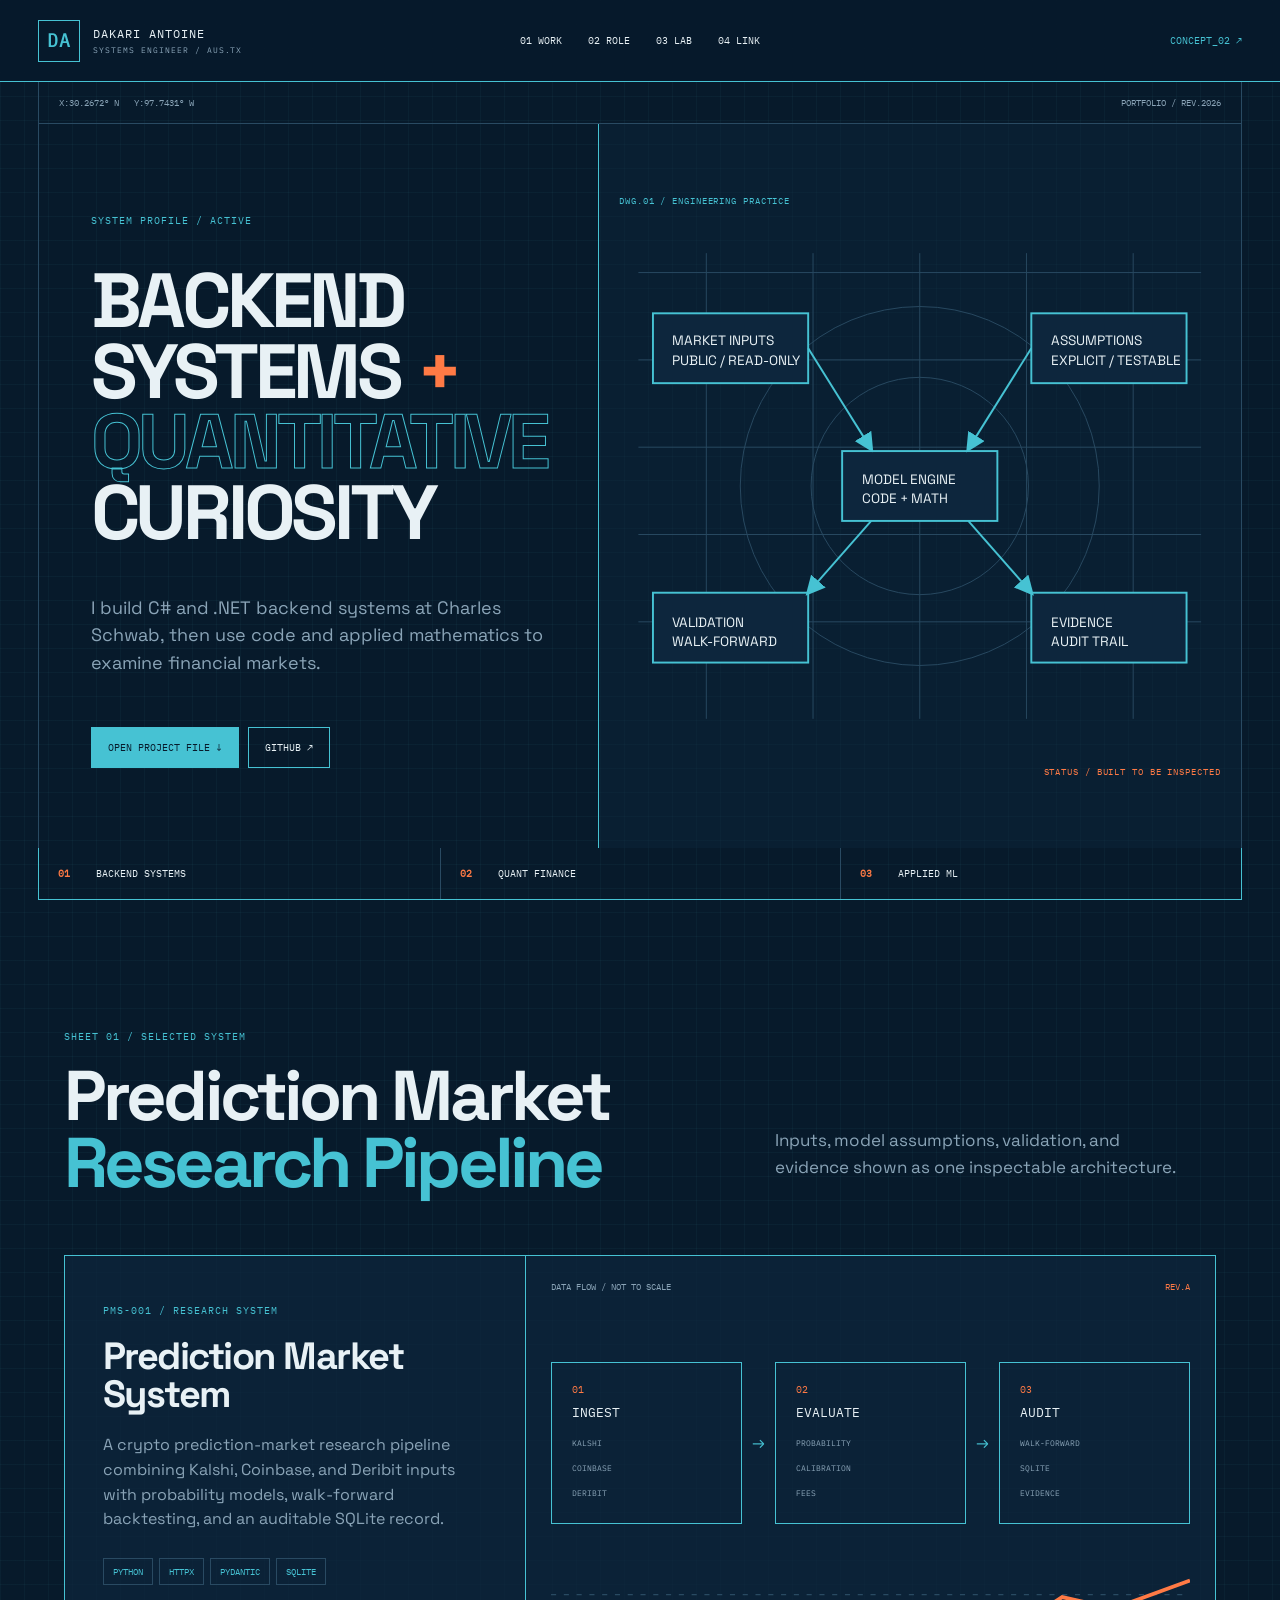
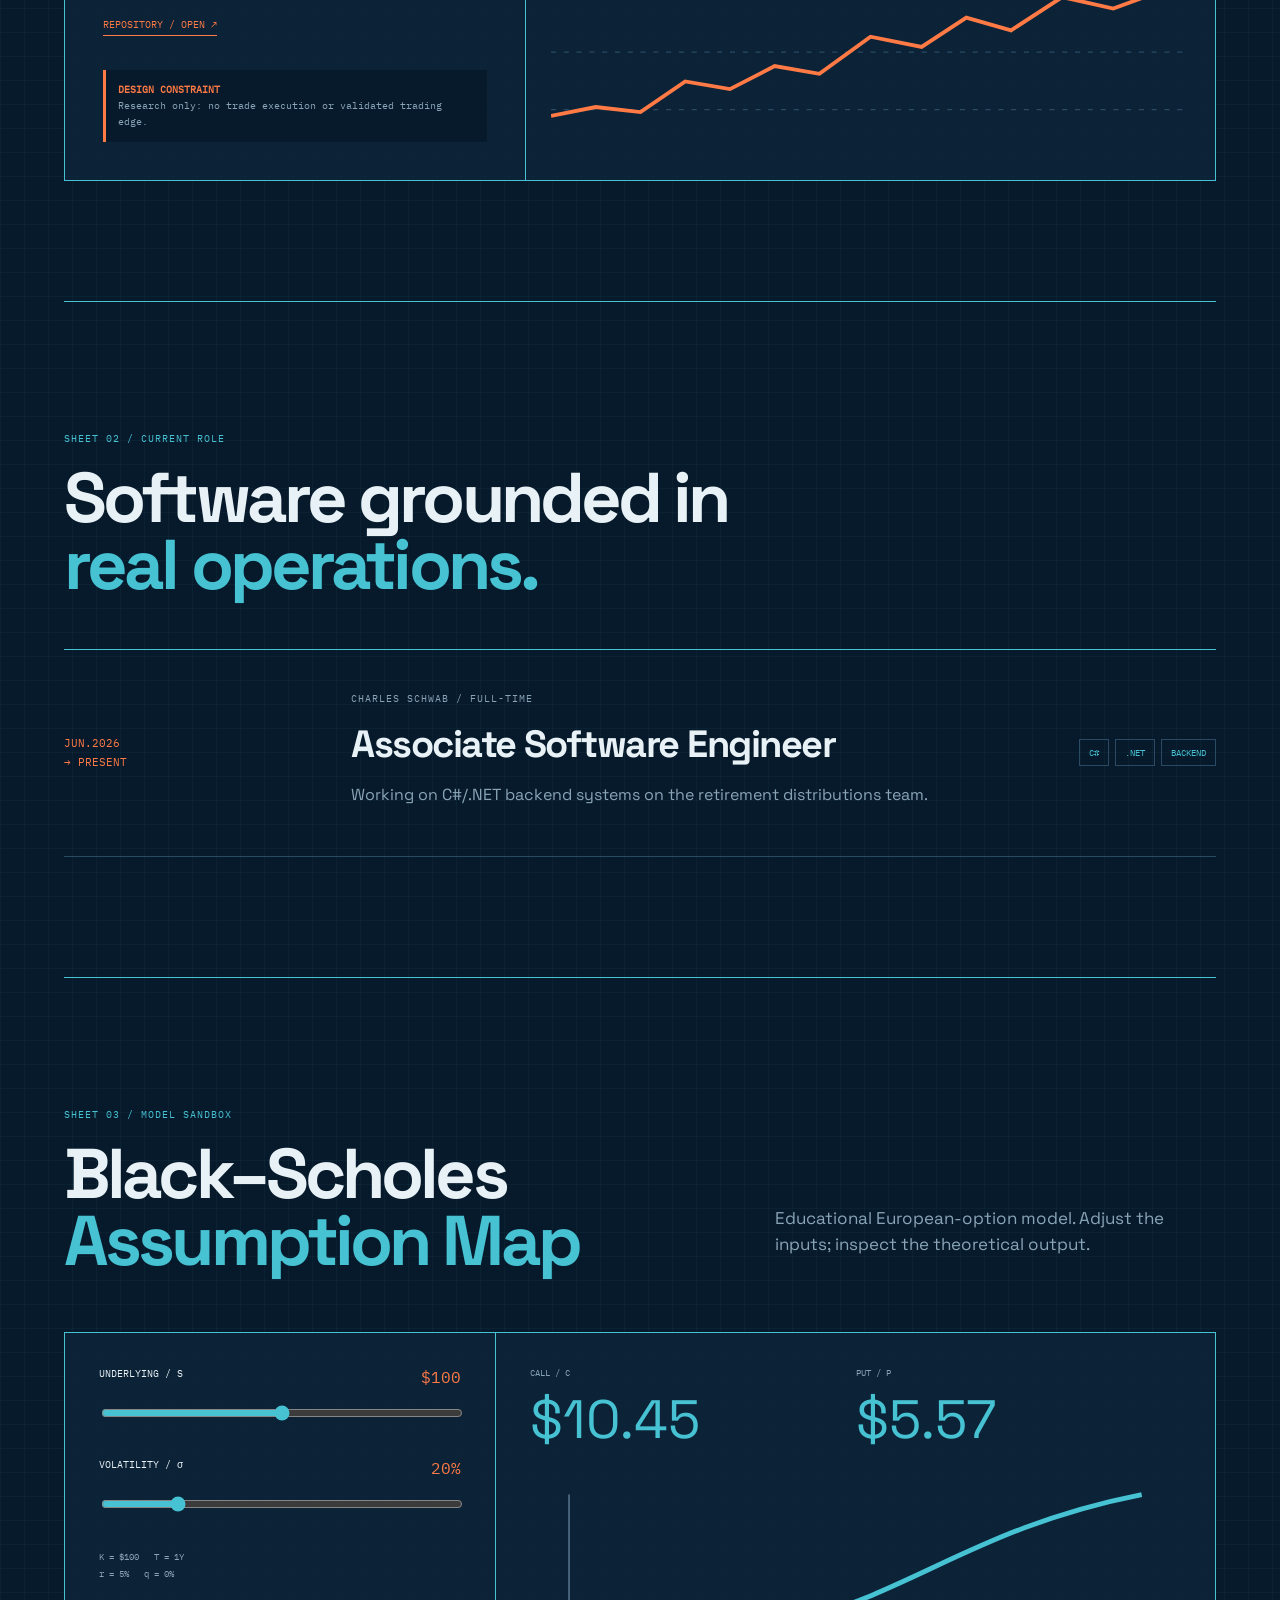
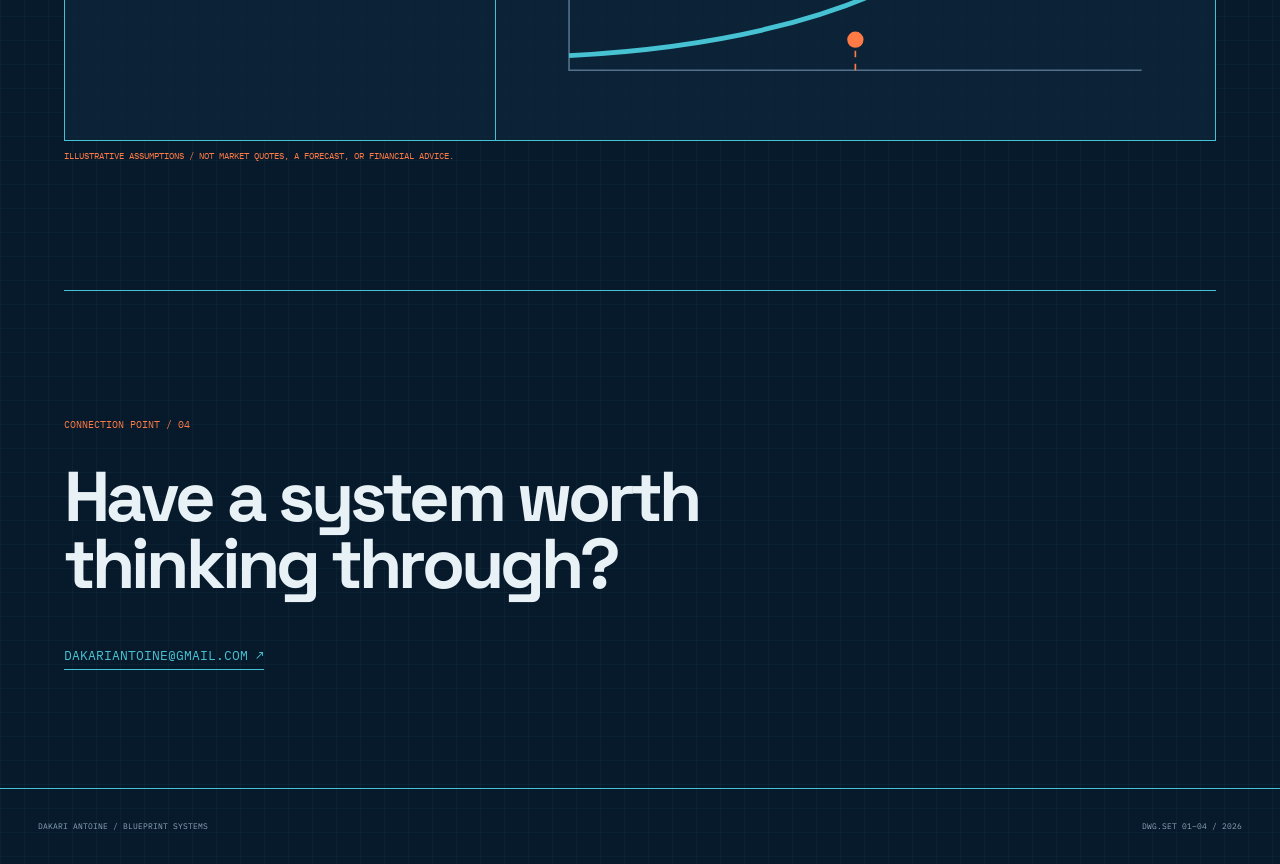
<file: concepts/blueprint/index.html>
<!doctype html>
<html lang="en">
<head><meta charset="utf-8" /><meta name="viewport" content="width=device-width, initial-scale=1" /><meta name="theme-color" content="#071a2b" /><title>Blueprint Systems — Dakari Antoine</title><link rel="stylesheet" href="./styles.css" /><script src="../shared/prototype.js" defer></script></head>
<body><a class="skip" href="#main">Skip to content</a>
<header class="header"><a class="brand" href="#"><b>DA</b><span>DAKARI ANTOINE<br /><small>SYSTEMS ENGINEER / AUS.TX</small></span></a><nav aria-label="Primary"><a href="#work">01 WORK</a><a href="#experience">02 ROLE</a><a href="#lab">03 LAB</a><a href="#contact">04 LINK</a></nav><a class="concept" href="../">CONCEPT_02 ↗</a></header>
<main id="main"><section class="hero"><div class="coordinates">X:30.2672° N &nbsp; Y:97.7431° W <span>PORTFOLIO / REV.2026</span></div><div class="hero-grid"><div class="hero-copy"><p class="label">SYSTEM PROFILE / ACTIVE</p><h1>BACKEND<br />SYSTEMS <i>+</i><br /><span>QUANTITATIVE</span><br />CURIOSITY</h1><p>I build C# and .NET backend systems at Charles Schwab, then use code and applied mathematics to examine financial markets.</p><div class="actions"><a href="#work">OPEN PROJECT FILE ↓</a><a href="https://github.com/karisheen">GITHUB ↗</a></div></div><div class="schematic" aria-label="Systems practice blueprint"><div class="schematic-title">DWG.01 / ENGINEERING PRACTICE</div><svg viewBox="0 0 620 520" role="img" aria-label="Blueprint of data moving through models and software"><defs><marker id="arr" markerWidth="10" markerHeight="10" refX="8" refY="5" orient="auto"><path d="M0 0L10 5L0 10Z" fill="#46c2d3"/></marker></defs><g fill="none" stroke="#294a62"><path d="M20 40H600M20 130H600M20 220H600M20 310H600M20 400H600M90 20V500M200 20V500M310 20V500M420 20V500M530 20V500"/><circle cx="310" cy="260" r="185"/><circle cx="310" cy="260" r="112"/></g><g fill="#0d263d" stroke="#46c2d3" stroke-width="2"><rect x="35" y="82" width="160" height="72"/><rect x="425" y="82" width="160" height="72"/><rect x="230" y="224" width="160" height="72"/><rect x="35" y="370" width="160" height="72"/><rect x="425" y="370" width="160" height="72"/></g><g fill="#e8f1f5" font-size="14"><text x="55" y="115">MARKET INPUTS</text><text x="55" y="135">PUBLIC / READ-ONLY</text><text x="445" y="115">ASSUMPTIONS</text><text x="445" y="135">EXPLICIT / TESTABLE</text><text x="250" y="258">MODEL ENGINE</text><text x="250" y="278">CODE + MATH</text><text x="55" y="405">VALIDATION</text><text x="55" y="425">WALK-FORWARD</text><text x="445" y="405">EVIDENCE</text><text x="445" y="425">AUDIT TRAIL</text></g><g stroke="#46c2d3" stroke-width="2" marker-end="url(#arr)"><path d="M195 118L260 222"/><path d="M425 118L360 222"/><path d="M260 296L195 370"/><path d="M360 296L425 370"/></g></svg><div class="schematic-note">STATUS / BUILT TO BE INSPECTED</div></div></div></section>
<section class="bands"><span><b>01</b> BACKEND SYSTEMS</span><span><b>02</b> QUANT FINANCE</span><span><b>03</b> APPLIED ML</span></section>
<section class="section" id="work"><header class="section-head"><div><p class="label">SHEET 01 / SELECTED SYSTEM</p><h2>Prediction Market<br /><span>Research Pipeline</span></h2></div><p>Inputs, model assumptions, validation, and evidence shown as one inspectable architecture.</p></header><article class="project"><div class="project-copy"><p class="project-code">PMS-001 / RESEARCH SYSTEM</p><h3>Prediction Market System</h3><p>A crypto prediction-market research pipeline combining Kalshi, Coinbase, and Deribit inputs with probability models, walk-forward backtesting, and an auditable SQLite record.</p><div class="tags"><span>PYTHON</span><span>HTTPX</span><span>PYDANTIC</span><span>SQLITE</span></div><a href="https://github.com/karisheen/Prediction-Market-System">REPOSITORY / OPEN ↗</a><aside><b>DESIGN CONSTRAINT</b> Research only: no trade execution or validated trading edge.</aside></div><div class="architecture"><div class="arch-head"><span>DATA FLOW / NOT TO SCALE</span><span>REV.A</span></div><div class="arch-flow"><div><b>01</b><strong>INGEST</strong><small>KALSHI<br />COINBASE<br />DERIBIT</small></div><i>→</i><div><b>02</b><strong>EVALUATE</strong><small>PROBABILITY<br />CALIBRATION<br />FEES</small></div><i>→</i><div><b>03</b><strong>AUDIT</strong><small>WALK-FORWARD<br />SQLITE<br />EVIDENCE</small></div></div><svg viewBox="0 0 500 130" aria-hidden="true"><path d="M0 110H500M0 65H500M0 20H500" stroke="#294a62" stroke-dasharray="4 6"/><path d="M0 115L35 108L70 112L105 88L140 94L175 76L210 82L250 53L290 61L325 38L360 48L400 22L440 31L500 9" fill="none" stroke="#ff7a45" stroke-width="3"/></svg></div></article></section>
<section class="section experience" id="experience"><header><p class="label">SHEET 02 / CURRENT ROLE</p><h2>Software grounded in<br /><span>real operations.</span></h2></header><article><div class="date">JUN.2026<br />→ PRESENT</div><div><p class="project-code">CHARLES SCHWAB / FULL-TIME</p><h3>Associate Software Engineer</h3><p>Working on C#/.NET backend systems on the retirement distributions team.</p></div><div class="tags"><span>C#</span><span>.NET</span><span>BACKEND</span></div></article></section>
<section class="section lab" id="lab"><header class="section-head"><div><p class="label">SHEET 03 / MODEL SANDBOX</p><h2>Black–Scholes<br /><span>Assumption Map</span></h2></div><p>Educational European-option model. Adjust the inputs; inspect the theoretical output.</p></header><div class="lab-grid"><div class="controls"><label><span>UNDERLYING / S</span><output data-spot-value>$100</output><input data-spot type="range" min="50" max="150" value="100" /></label><label><span>VOLATILITY / σ</span><output data-volatility-value>20%</output><input data-volatility type="range" min="5" max="80" value="20" /></label><p>K = $100 &nbsp; T = 1Y<br />r = 5% &nbsp; q = 0%</p></div><div class="outputs"><div><span>CALL / C</span><strong data-call-value>$10.45</strong></div><div><span>PUT / P</span><strong data-put-value>$5.57</strong></div><svg viewBox="0 0 400 150" role="img" aria-label="Illustrative option value curve"><path d="M24 20V128H376" fill="none" stroke="#53718a"/><path d="M24 119C100 115 160 103 210 82S300 35 376 20" fill="none" stroke="#46c2d3" stroke-width="3"/><path data-chart-guide d="M200 128V86" stroke="#ff7a45" stroke-dasharray="4 4"/><circle data-chart-point cx="200" cy="86" r="5" fill="#ff7a45"/></svg></div></div><p class="disclaimer">ILLUSTRATIVE ASSUMPTIONS / NOT MARKET QUOTES, A FORECAST, OR FINANCIAL ADVICE.</p></section>
<section class="contact" id="contact"><span>CONNECTION POINT / 04</span><h2>Have a system worth<br />thinking through?</h2><a href="mailto:dakariantoine@gmail.com">DAKARIANTOINE@GMAIL.COM ↗</a></section></main><footer><span>DAKARI ANTOINE / BLUEPRINT SYSTEMS</span><span>DWG.SET 01–04 / 2026</span></footer></body></html>
</file>
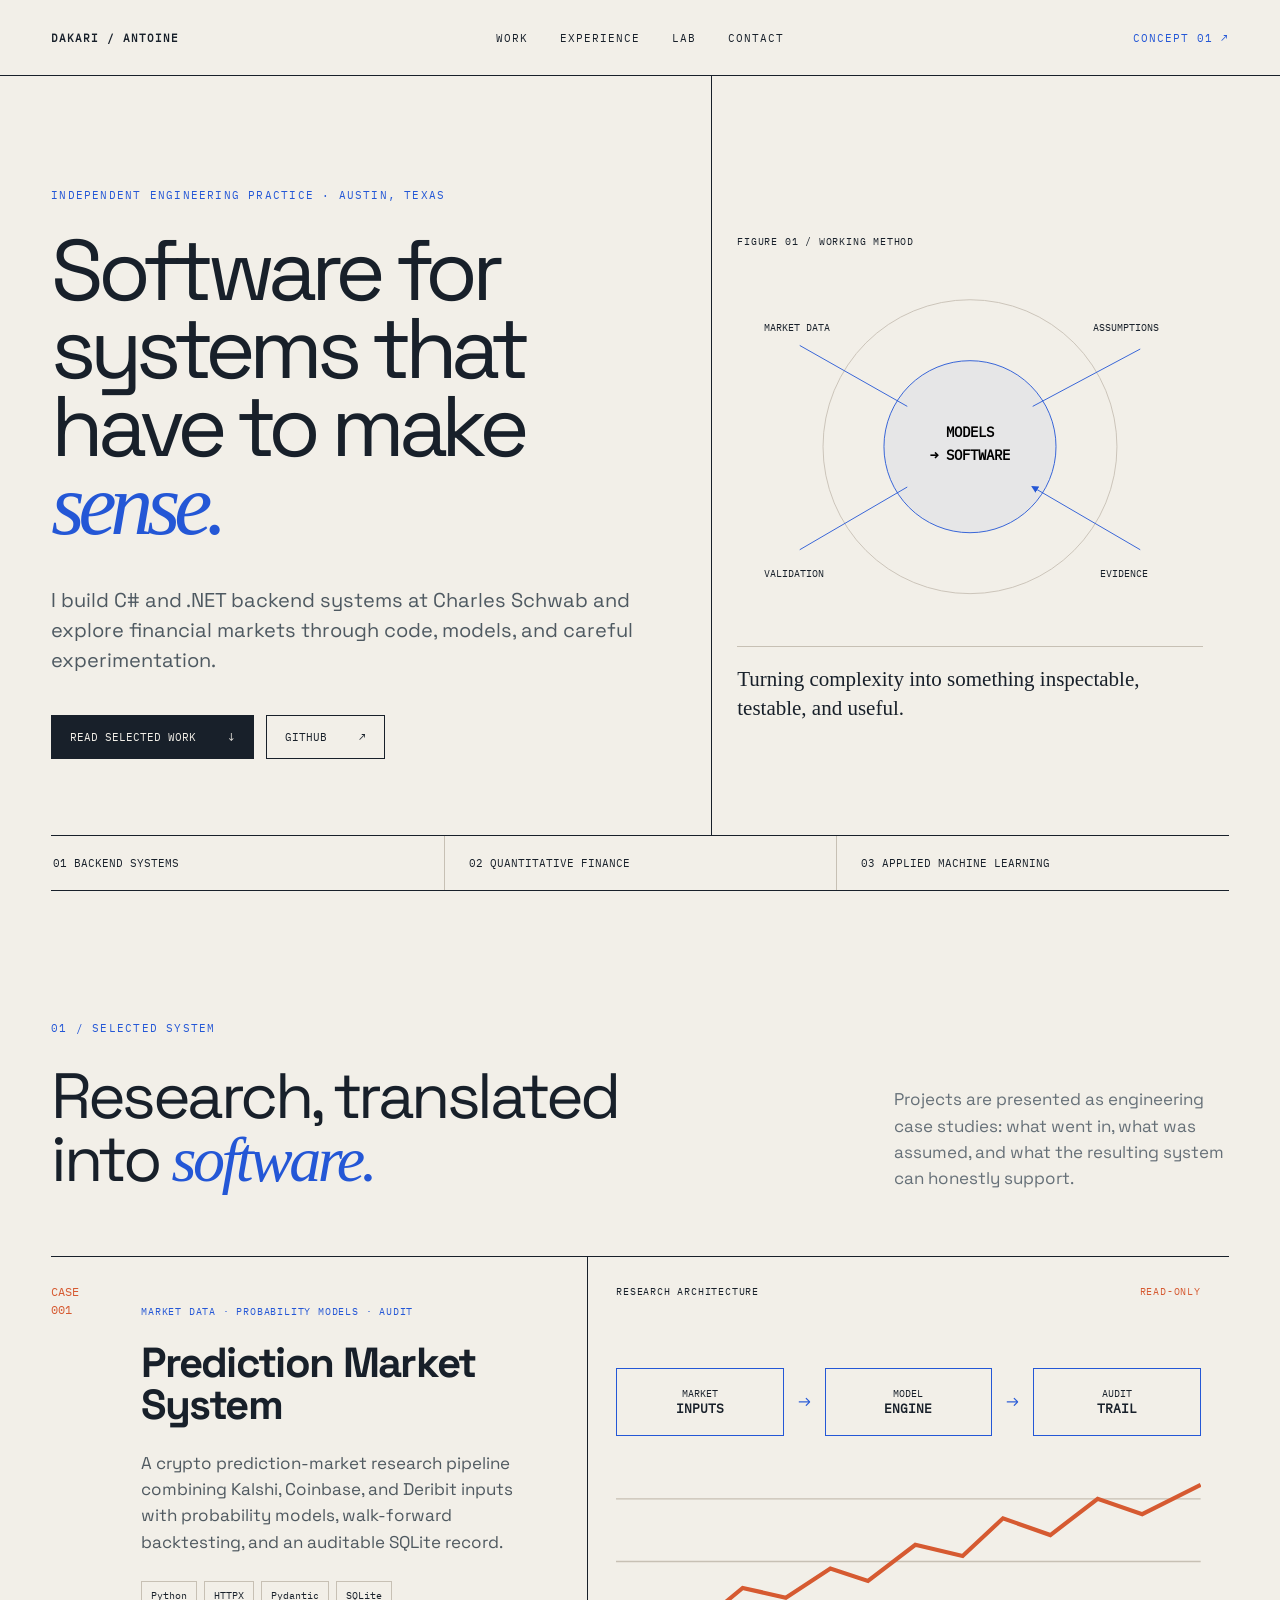
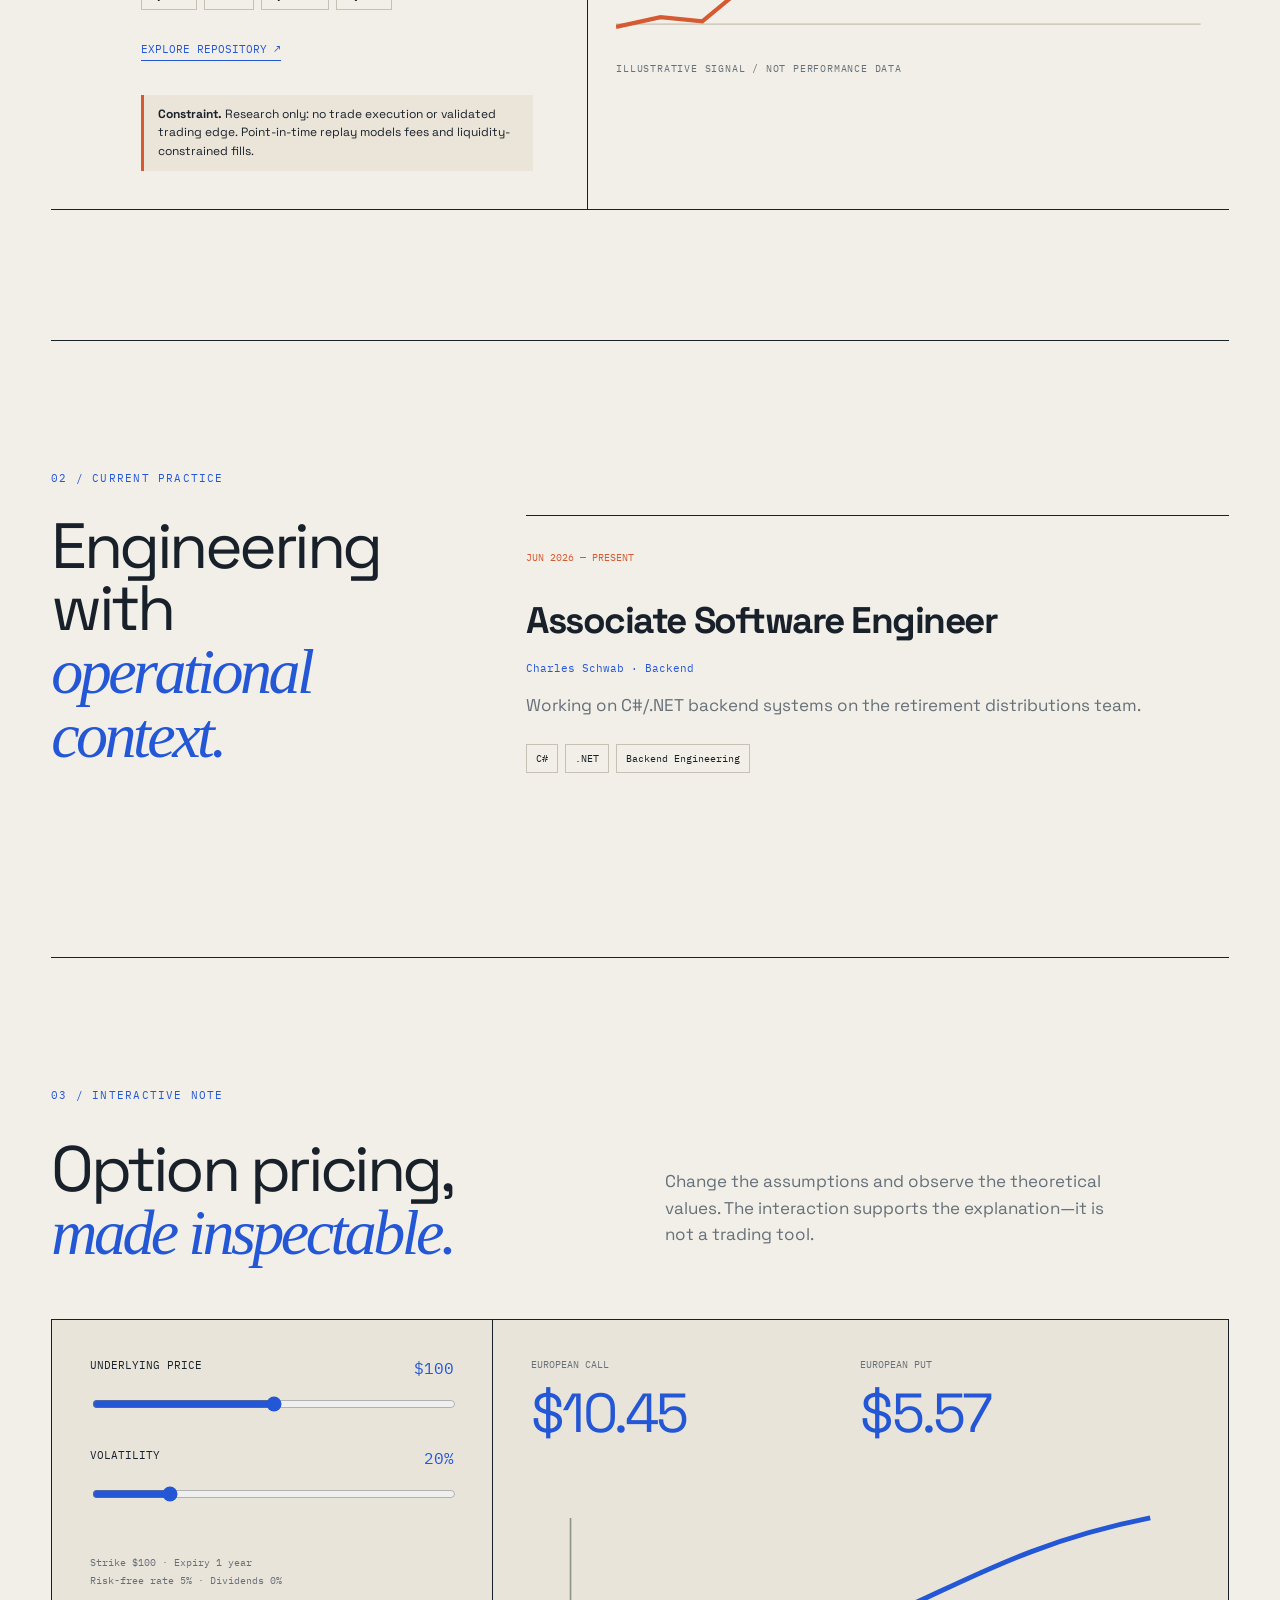
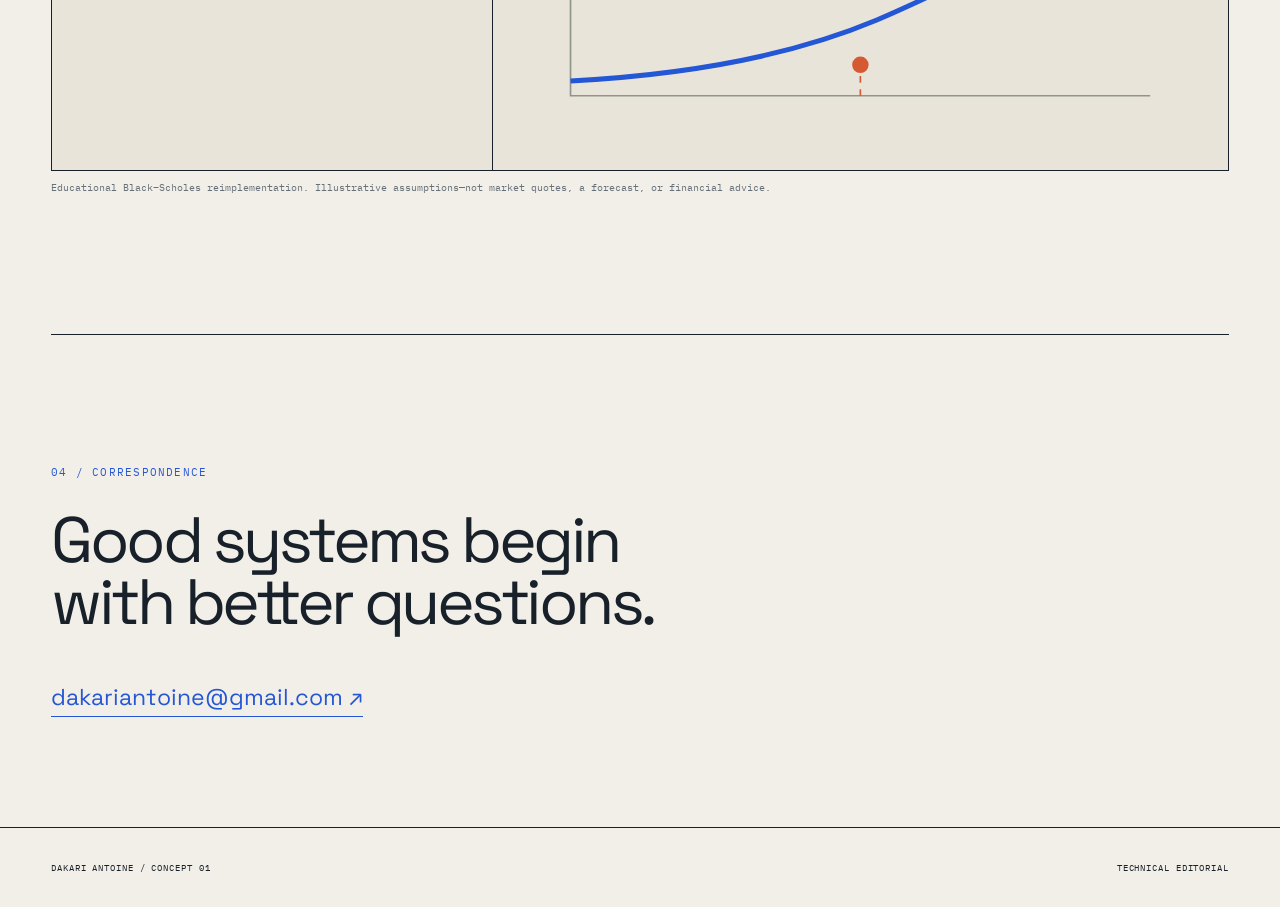
<file: concepts/editorial/index.html>
<!doctype html>
<html lang="en">
<head><meta charset="utf-8" /><meta name="viewport" content="width=device-width, initial-scale=1" /><meta name="theme-color" content="#f2efe8" /><title>Technical Editorial — Dakari Antoine</title><link rel="stylesheet" href="./styles.css" /><script src="../shared/prototype.js" defer></script></head>
<body>
<a class="skip" href="#main">Skip to content</a>
<header class="topbar"><a class="wordmark" href="#">DAKARI / ANTOINE</a><nav aria-label="Primary"><a href="#work">Work</a><a href="#experience">Experience</a><a href="#lab">Lab</a><a href="#contact">Contact</a></nav><a class="issue" href="../">Concept 01 ↗</a></header>
<main id="main">
<section class="hero"><div class="hero-copy"><p class="kicker">Independent engineering practice · Austin, Texas</p><h1>Software for systems that have to make <em>sense.</em></h1><p class="dek">I build C# and .NET backend systems at Charles Schwab and explore financial markets through code, models, and careful experimentation.</p><div class="hero-links"><a href="#work">Read selected work <span>↓</span></a><a href="https://github.com/karisheen">GitHub <span>↗</span></a></div></div><aside class="hero-figure" aria-label="System flow illustration"><div class="figure-label">FIGURE 01 / WORKING METHOD</div><svg viewBox="0 0 520 410" role="img" aria-label="A diagram connecting market data, models, software, and evidence"><defs><marker id="arrow" markerWidth="8" markerHeight="8" refX="6" refY="4" orient="auto"><path d="M0 0L8 4L0 8Z" fill="#2457d6"/></marker></defs><circle cx="260" cy="205" r="164" fill="none" stroke="#c7c0b4"/><circle cx="260" cy="205" r="96" fill="#2457d6" fill-opacity=".06" stroke="#2457d6"/><path d="M70 92L190 160M450 96L330 160M70 320L190 250M450 320L330 250" stroke="#2457d6" marker-end="url(#arrow)"/><g fill="#18202a"><text x="30" y="76">MARKET DATA</text><text x="397" y="76">ASSUMPTIONS</text><text x="30" y="350">VALIDATION</text><text x="405" y="350">EVIDENCE</text></g><text class="center" x="260" y="194" text-anchor="middle">MODELS</text><text class="center" x="260" y="220" text-anchor="middle">→ SOFTWARE</text></svg><p>Turning complexity into something inspectable, testable, and useful.</p></aside></section>
<div class="index-strip"><span>01 Backend systems</span><span>02 Quantitative finance</span><span>03 Applied machine learning</span></div>
<section class="work section" id="work"><header class="section-head"><div><p class="kicker">01 / Selected system</p><h2>Research, translated<br />into <em>software.</em></h2></div><p>Projects are presented as engineering case studies: what went in, what was assumed, and what the resulting system can honestly support.</p></header><article class="case-study"><div class="case-number">CASE<br />001</div><div class="case-copy"><p class="category">MARKET DATA · PROBABILITY MODELS · AUDIT</p><h3>Prediction Market System</h3><p>A crypto prediction-market research pipeline combining Kalshi, Coinbase, and Deribit inputs with probability models, walk-forward backtesting, and an auditable SQLite record.</p><div class="tags"><span>Python</span><span>HTTPX</span><span>Pydantic</span><span>SQLite</span></div><a class="underlined" href="https://github.com/karisheen/Prediction-Market-System">Explore repository ↗</a><p class="note"><b>Constraint.</b> Research only: no trade execution or validated trading edge. Point-in-time replay models fees and liquidity-constrained fills.</p></div><div class="case-visual"><div class="visual-top"><span>RESEARCH ARCHITECTURE</span><span>READ-ONLY</span></div><div class="flow"><span>MARKET<br /><b>INPUTS</b></span><i>→</i><span>MODEL<br /><b>ENGINE</b></span><i>→</i><span>AUDIT<br /><b>TRAIL</b></span></div><svg viewBox="0 0 420 130" aria-hidden="true"><path d="M0 110H420M0 65H420M0 20H420" stroke="#c7c0b4"/><path d="M0 112L32 105L62 108L91 84L122 91L154 70L181 79L215 53L249 61L278 34L312 46L346 20L378 31L420 10" fill="none" stroke="#d65a31" stroke-width="3"/></svg><div class="visual-caption">ILLUSTRATIVE SIGNAL / NOT PERFORMANCE DATA</div></div></article></section>
<section class="experience section" id="experience"><p class="kicker">02 / Current practice</p><div class="experience-grid"><h2>Engineering with<br /><em>operational context.</em></h2><article><time>JUN 2026 — PRESENT</time><h3>Associate Software Engineer</h3><p class="company">Charles Schwab · Backend</p><p>Working on C#/.NET backend systems on the retirement distributions team.</p><div class="tags"><span>C#</span><span>.NET</span><span>Backend Engineering</span></div></article></div></section>
<section class="lab section" id="lab"><header><p class="kicker">03 / Interactive note</p><h2>Option pricing,<br /><em>made inspectable.</em></h2><p>Change the assumptions and observe the theoretical values. The interaction supports the explanation—it is not a trading tool.</p></header><div class="lab-card"><div class="controls"><label>Underlying price <output data-spot-value>$100</output><input data-spot type="range" min="50" max="150" value="100" /></label><label>Volatility <output data-volatility-value>20%</output><input data-volatility type="range" min="5" max="80" value="20" /></label><p>Strike $100 · Expiry 1 year<br />Risk-free rate 5% · Dividends 0%</p></div><div class="results"><div><span>EUROPEAN CALL</span><strong data-call-value>$10.45</strong></div><div><span>EUROPEAN PUT</span><strong data-put-value>$5.57</strong></div><svg viewBox="0 0 400 150" role="img" aria-label="Illustrative call value curve"><path d="M24 20V128H376" fill="none" stroke="#8f958c"/><path d="M24 119C100 115 160 103 210 82S300 35 376 20" fill="none" stroke="#2457d6" stroke-width="3"/><path data-chart-guide d="M200 128V86" stroke="#d65a31" stroke-dasharray="4 4"/><circle data-chart-point cx="200" cy="86" r="5" fill="#d65a31"/></svg></div></div><p class="disclaimer">Educational Black–Scholes reimplementation. Illustrative assumptions—not market quotes, a forecast, or financial advice.</p></section>
<section class="contact" id="contact"><p class="kicker">04 / Correspondence</p><h2>Good systems begin<br />with better questions.</h2><a href="mailto:dakariantoine@gmail.com">dakariantoine@gmail.com ↗</a></section>
</main><footer><span>DAKARI ANTOINE / CONCEPT 01</span><span>TECHNICAL EDITORIAL</span></footer>
</body></html>
</file>
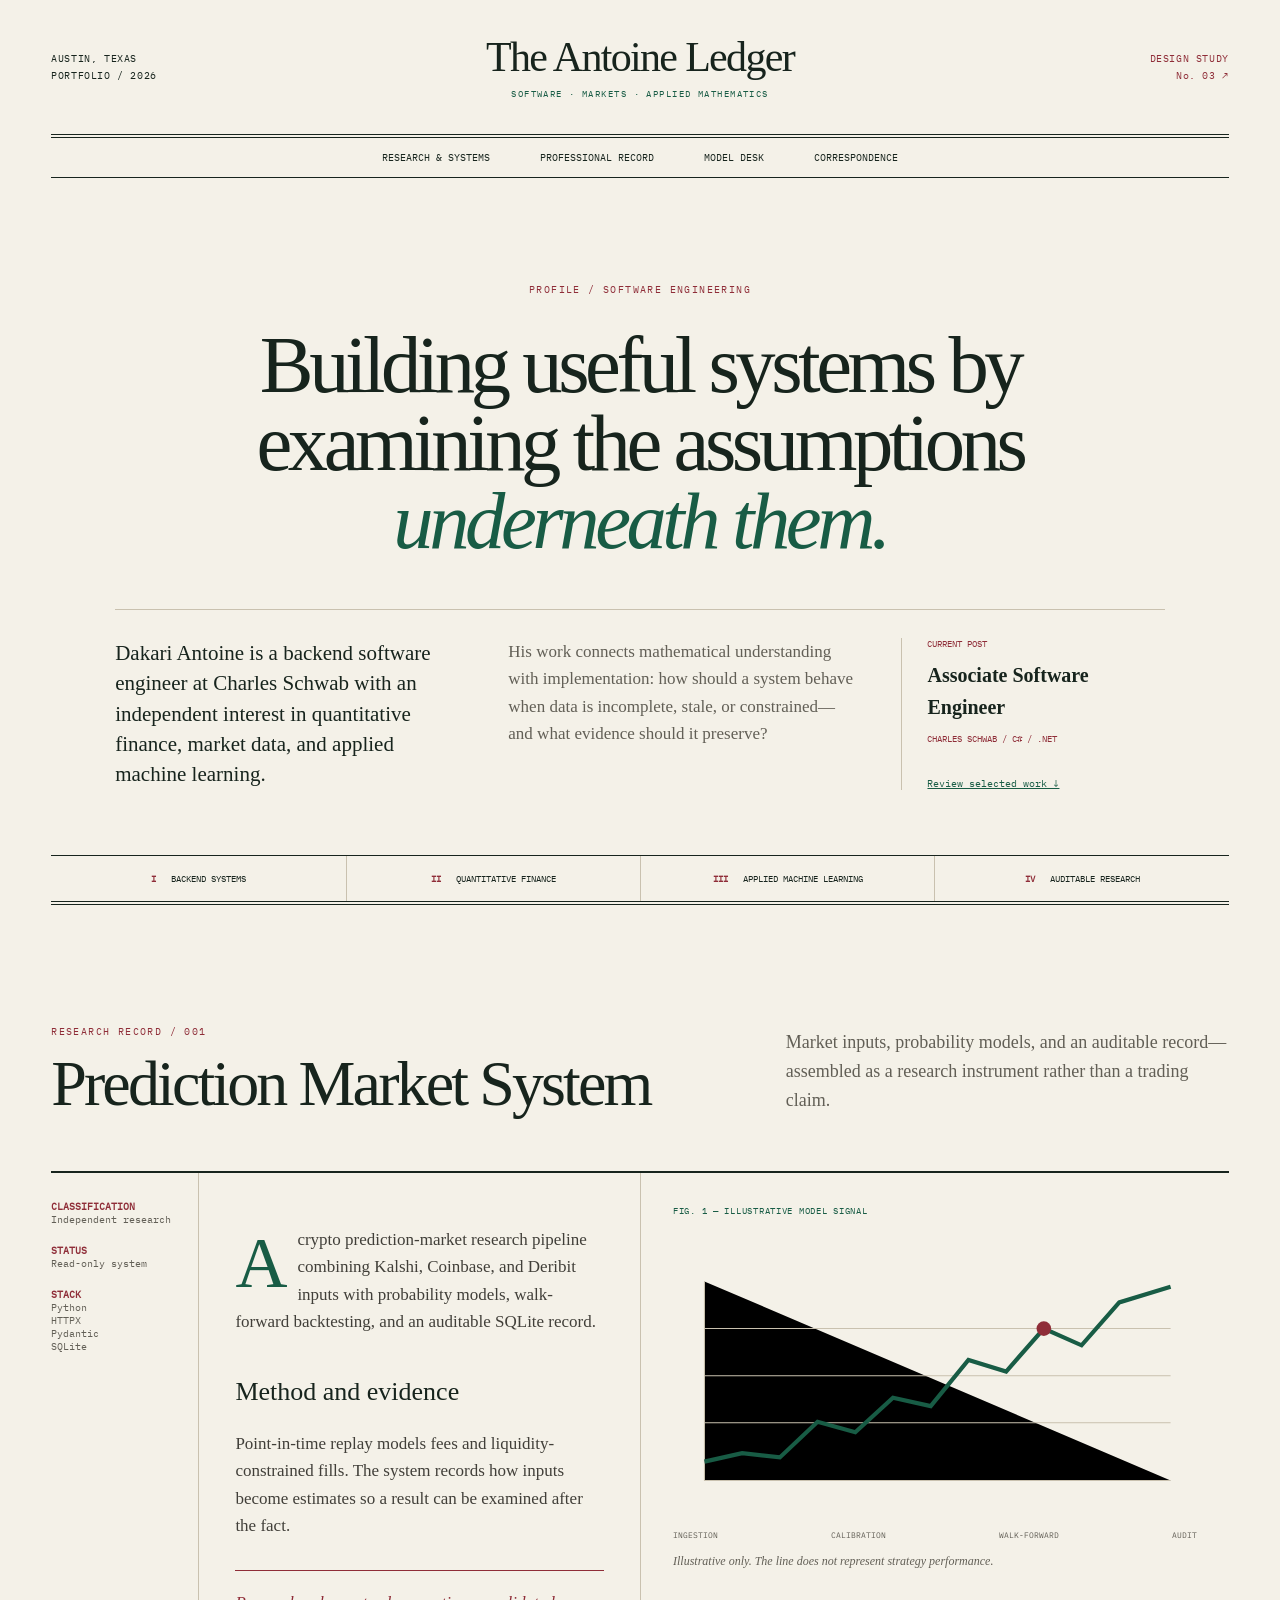
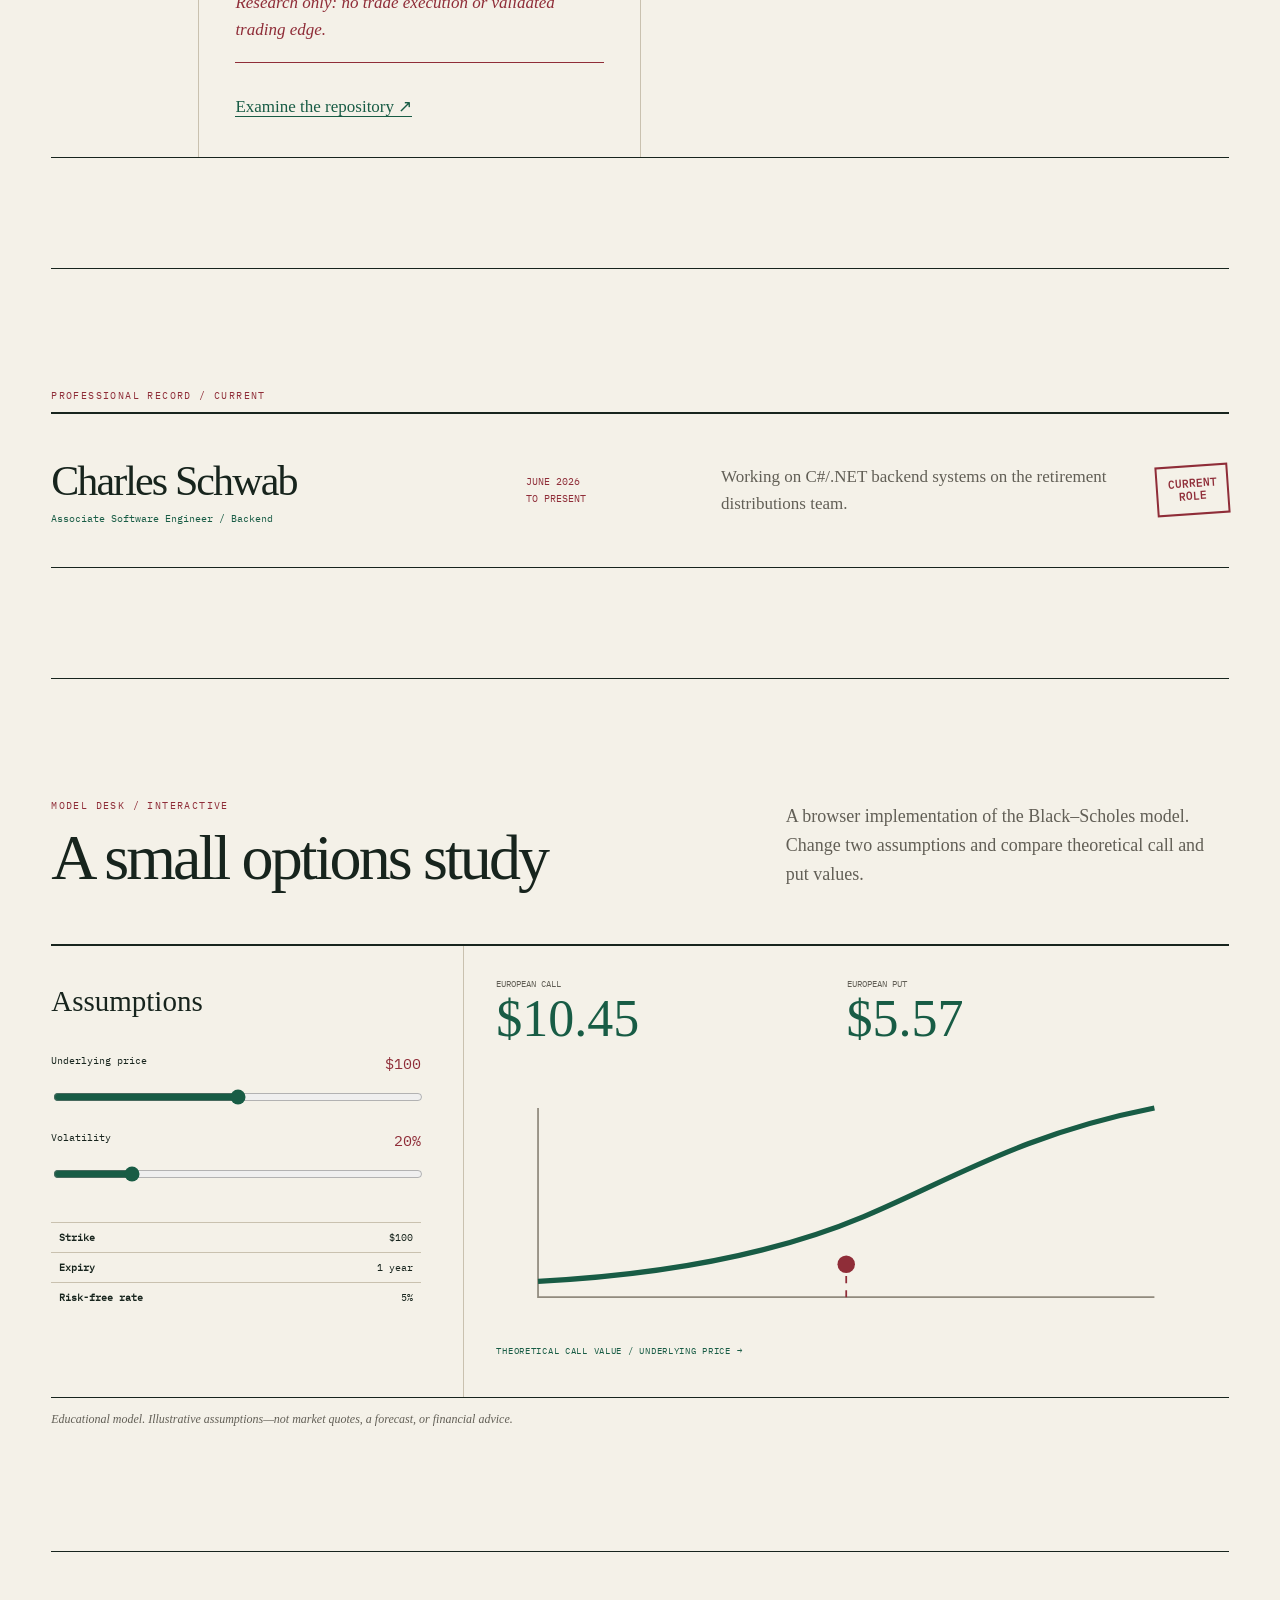
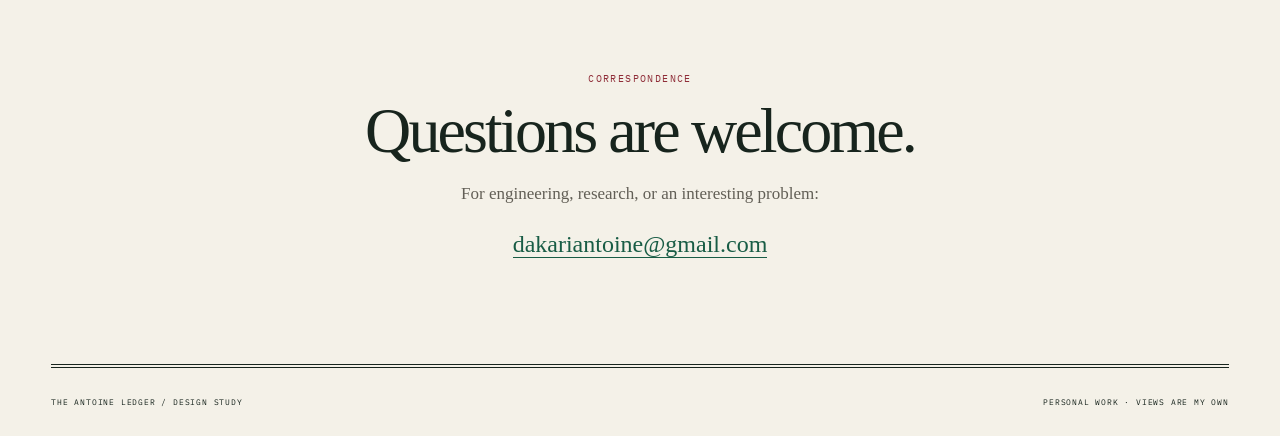
<file: concepts/ledger/index.html>
<!doctype html>
<html lang="en">
<head><meta charset="utf-8" /><meta name="viewport" content="width=device-width, initial-scale=1" /><meta name="theme-color" content="#f4f1e8" /><title>Quantitative Ledger — Dakari Antoine</title><link rel="stylesheet" href="./styles.css" /><script src="../shared/prototype.js" defer></script></head>
<body><a class="skip" href="#main">Skip to content</a>
<header class="masthead"><div class="date">AUSTIN, TEXAS<br />PORTFOLIO / 2026</div><a class="title" href="#">The Antoine Ledger<small>Software · Markets · Applied Mathematics</small></a><a class="edition" href="../">DESIGN STUDY<br />No. 03 ↗</a></header><nav class="nav" aria-label="Primary"><a href="#work">Research & Systems</a><a href="#experience">Professional Record</a><a href="#lab">Model Desk</a><a href="#contact">Correspondence</a></nav>
<main id="main"><section class="hero"><p class="overline">PROFILE / SOFTWARE ENGINEERING</p><h1>Building useful systems by examining the assumptions <em>underneath them.</em></h1><div class="hero-columns"><p class="lead">Dakari Antoine is a backend software engineer at Charles Schwab with an independent interest in quantitative finance, market data, and applied machine learning.</p><p>His work connects mathematical understanding with implementation: how should a system behave when data is incomplete, stale, or constrained—and what evidence should it preserve?</p><div class="dispatch"><span>CURRENT POST</span><b>Associate Software Engineer</b><small>CHARLES SCHWAB / C# / .NET</small><a href="#work">Review selected work ↓</a></div></div></section>
<section class="ticker" aria-label="Areas of interest"><span><b>I</b> Backend Systems</span><span><b>II</b> Quantitative Finance</span><span><b>III</b> Applied Machine Learning</span><span><b>IV</b> Auditable Research</span></section>
<section class="section" id="work"><header class="section-header"><div><p class="overline">RESEARCH RECORD / 001</p><h2>Prediction Market System</h2></div><p>Market inputs, probability models, and an auditable record—assembled as a research instrument rather than a trading claim.</p></header><article class="report"><aside class="margin"><b>CLASSIFICATION</b><span>Independent research</span><b>STATUS</b><span>Read-only system</span><b>STACK</b><span>Python<br />HTTPX<br />Pydantic<br />SQLite</span></aside><div class="report-body"><p class="dropcap">A crypto prediction-market research pipeline combining Kalshi, Coinbase, and Deribit inputs with probability models, walk-forward backtesting, and an auditable SQLite record.</p><h3>Method and evidence</h3><p>Point-in-time replay models fees and liquidity-constrained fills. The system records how inputs become estimates so a result can be examined after the fact.</p><blockquote>Research only: no trade execution or validated trading edge.</blockquote><a href="https://github.com/karisheen/Prediction-Market-System">Examine the repository ↗</a></div><div class="figure"><div class="figure-title">FIG. 1 — ILLUSTRATIVE MODEL SIGNAL</div><svg viewBox="0 0 500 260" role="img" aria-label="Illustrative signal line with observation grid"><g stroke="#c9c1af"><path d="M30 30V220H475M30 75H475M30 120H475M30 165H475"/></g><path d="M30 202L66 194L102 198L138 164L174 174L210 141L246 149L282 105L318 116L354 75L390 91L426 50L475 35" fill="none" stroke="#185c45" stroke-width="4"/><circle cx="354" cy="75" r="7" fill="#8f2d38"/></svg><div class="axis"><span>INGESTION</span><span>CALIBRATION</span><span>WALK-FORWARD</span><span>AUDIT</span></div><p>Illustrative only. The line does not represent strategy performance.</p></div></article></section>
<section class="section record" id="experience"><p class="overline">PROFESSIONAL RECORD / CURRENT</p><div class="record-grid"><div><h2>Charles Schwab</h2><p>Associate Software Engineer / Backend</p></div><time>JUNE 2026<br />TO PRESENT</time><p>Working on C#/.NET backend systems on the retirement distributions team.</p><div class="stamp">CURRENT<br />ROLE</div></div></section>
<section class="section lab" id="lab"><header class="section-header"><div><p class="overline">MODEL DESK / INTERACTIVE</p><h2>A small options study</h2></div><p>A browser implementation of the Black–Scholes model. Change two assumptions and compare theoretical call and put values.</p></header><div class="lab-layout"><div class="inputs"><h3>Assumptions</h3><label>Underlying price <output data-spot-value>$100</output><input data-spot type="range" min="50" max="150" value="100" /></label><label>Volatility <output data-volatility-value>20%</output><input data-volatility type="range" min="5" max="80" value="20" /></label><table><tr><th>Strike</th><td>$100</td></tr><tr><th>Expiry</th><td>1 year</td></tr><tr><th>Risk-free rate</th><td>5%</td></tr></table></div><div class="valuation"><div class="prices"><p><span>European call</span><strong data-call-value>$10.45</strong></p><p><span>European put</span><strong data-put-value>$5.57</strong></p></div><svg viewBox="0 0 400 150" role="img" aria-label="Illustrative theoretical call value"><path d="M24 20V128H376" fill="none" stroke="#918b7e"/><path d="M24 119C100 115 160 103 210 82S300 35 376 20" fill="none" stroke="#185c45" stroke-width="3"/><path data-chart-guide d="M200 128V86" stroke="#8f2d38" stroke-dasharray="4 4"/><circle data-chart-point cx="200" cy="86" r="5" fill="#8f2d38"/></svg><p class="caption">THEORETICAL CALL VALUE / UNDERLYING PRICE →</p></div></div><p class="disclaimer">Educational model. Illustrative assumptions—not market quotes, a forecast, or financial advice.</p></section>
<section class="contact" id="contact"><p class="overline">CORRESPONDENCE</p><h2>Questions are welcome.</h2><p>For engineering, research, or an interesting problem:</p><a href="mailto:dakariantoine@gmail.com">dakariantoine@gmail.com</a></section></main><footer><span>THE ANTOINE LEDGER / DESIGN STUDY</span><span>PERSONAL WORK · VIEWS ARE MY OWN</span></footer></body></html>
</file>
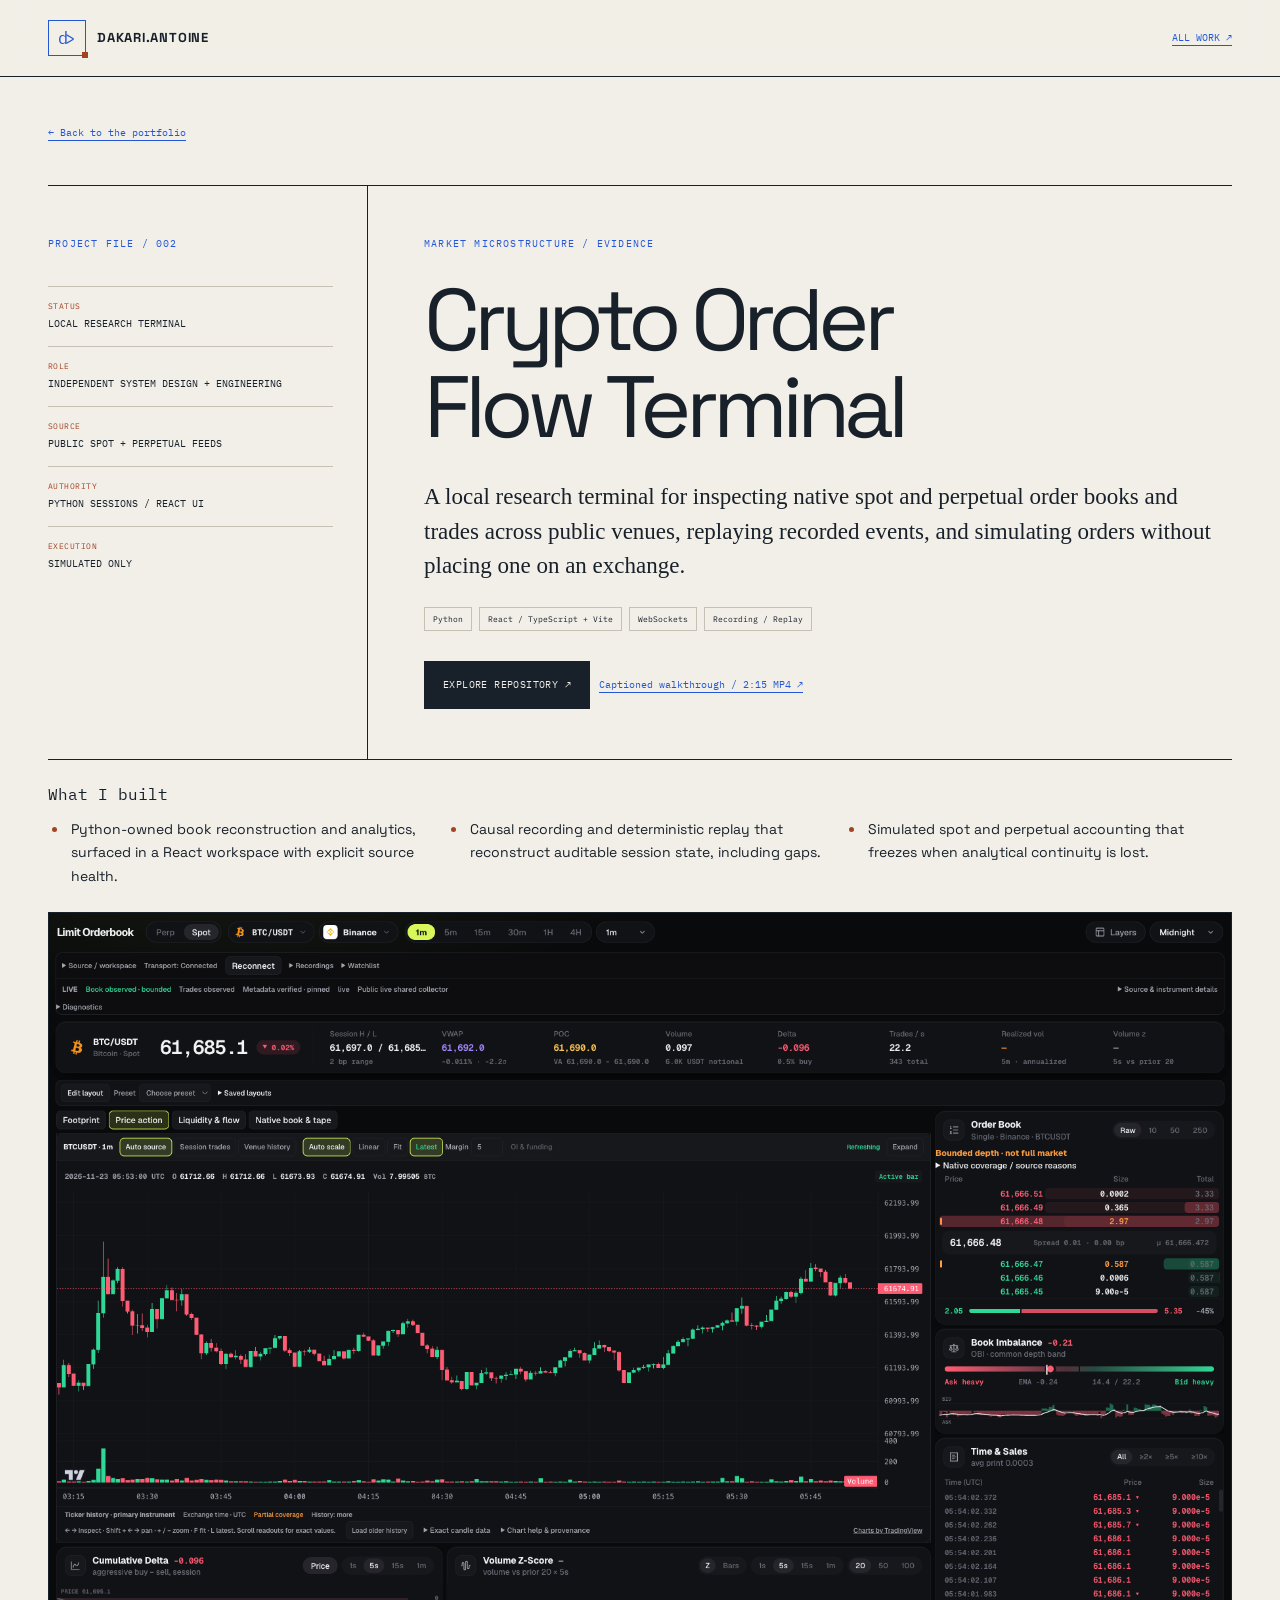
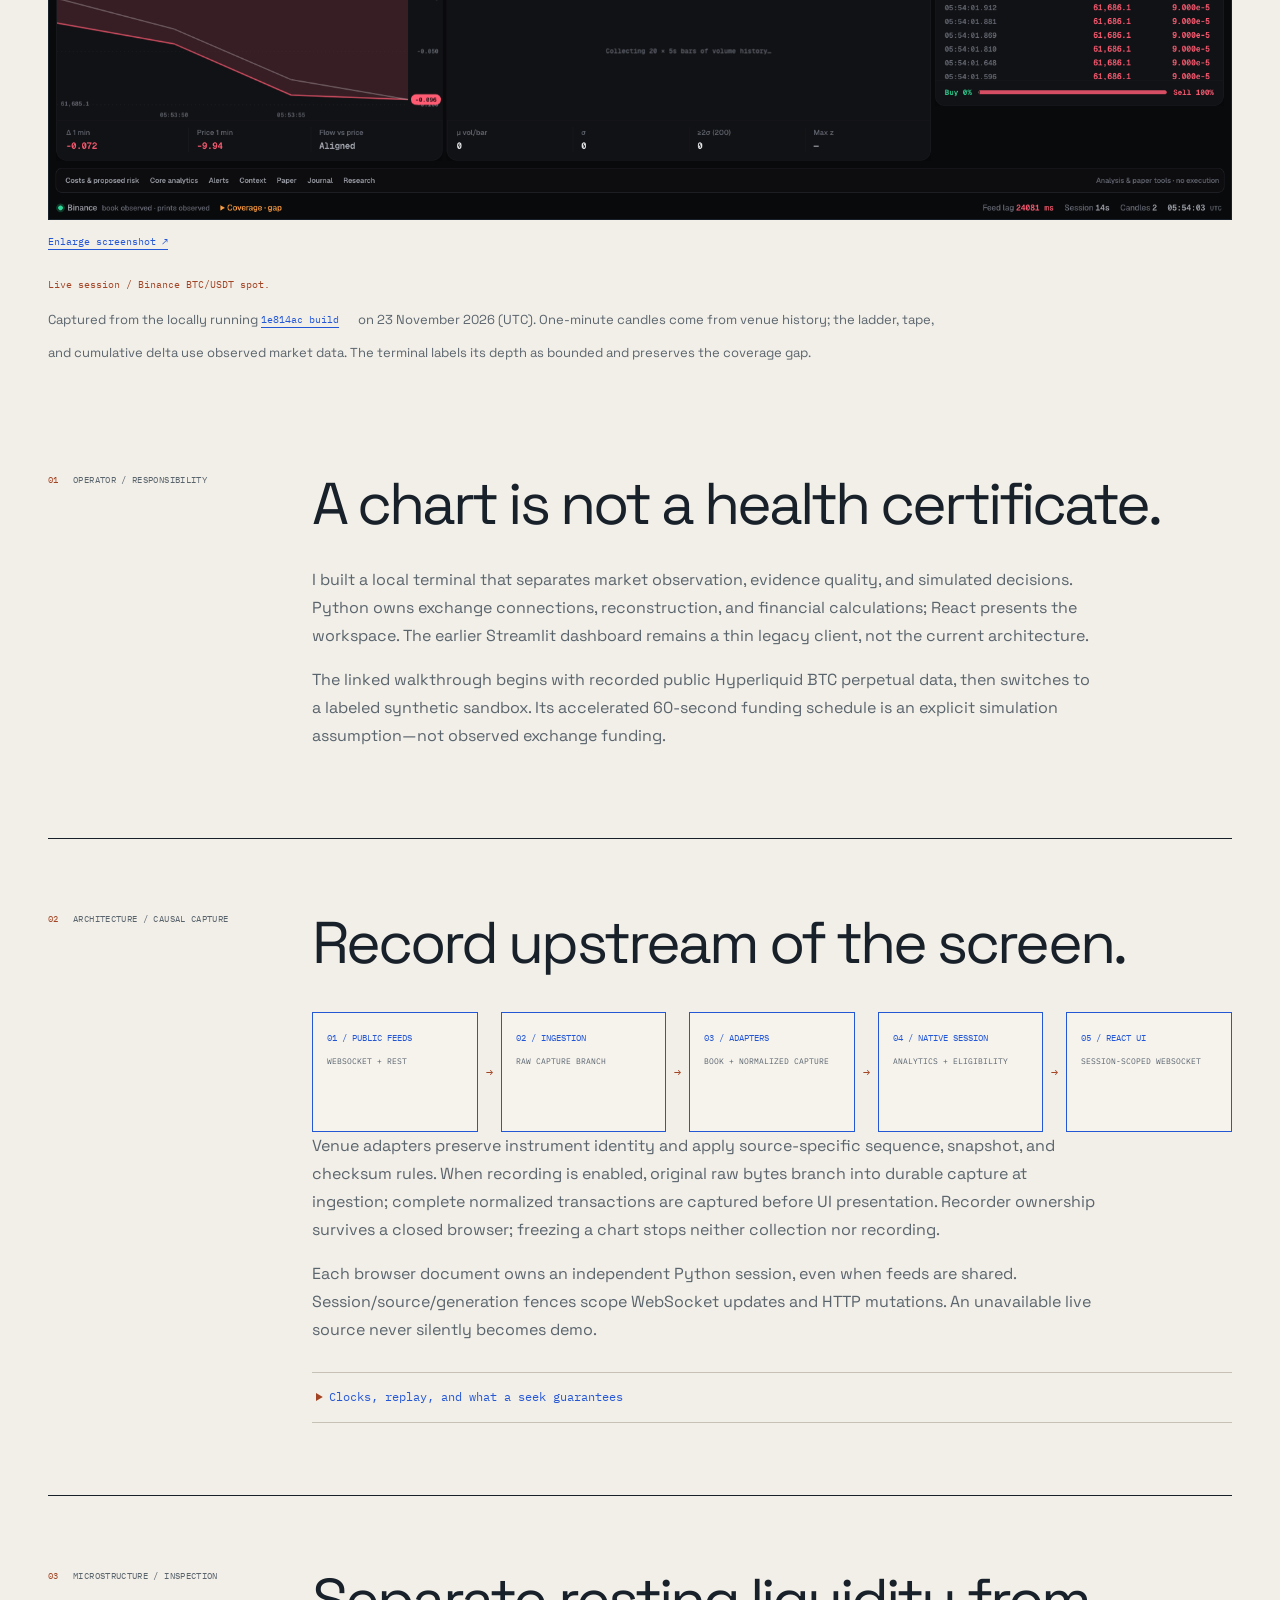
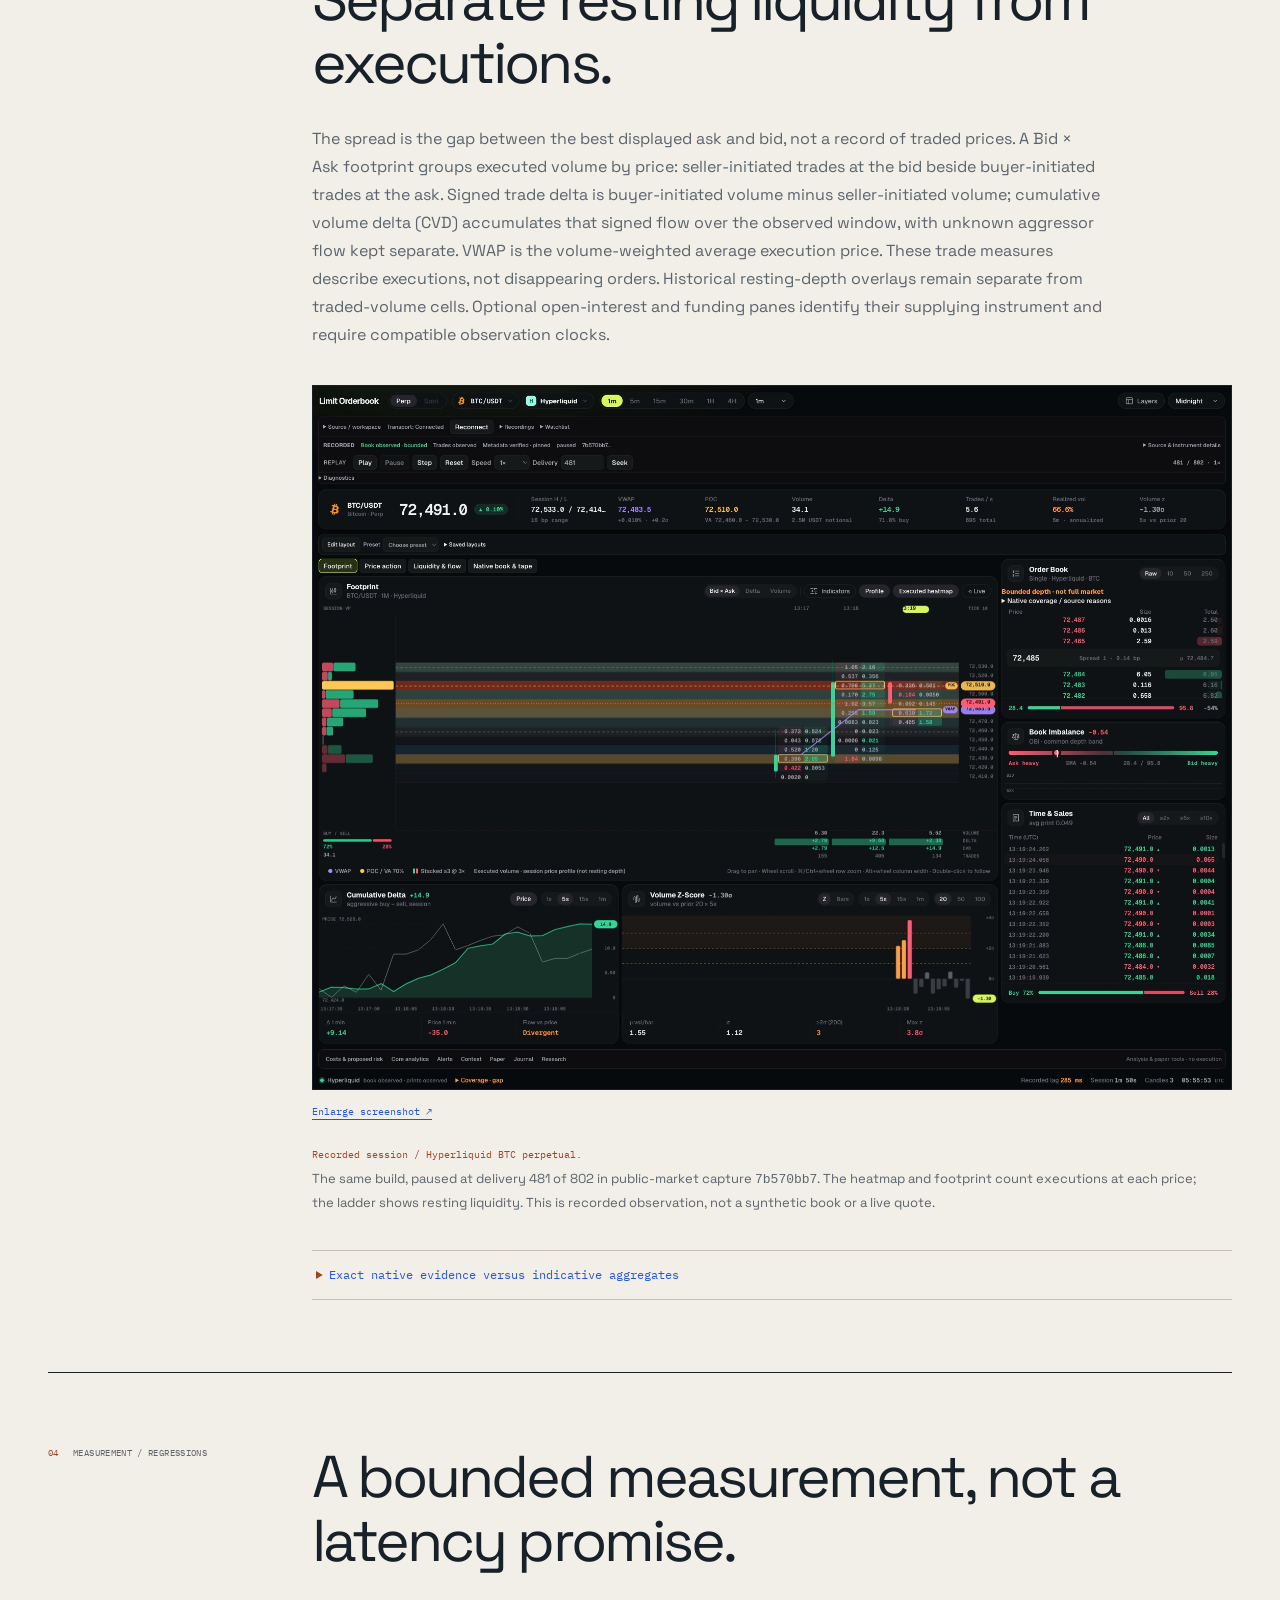
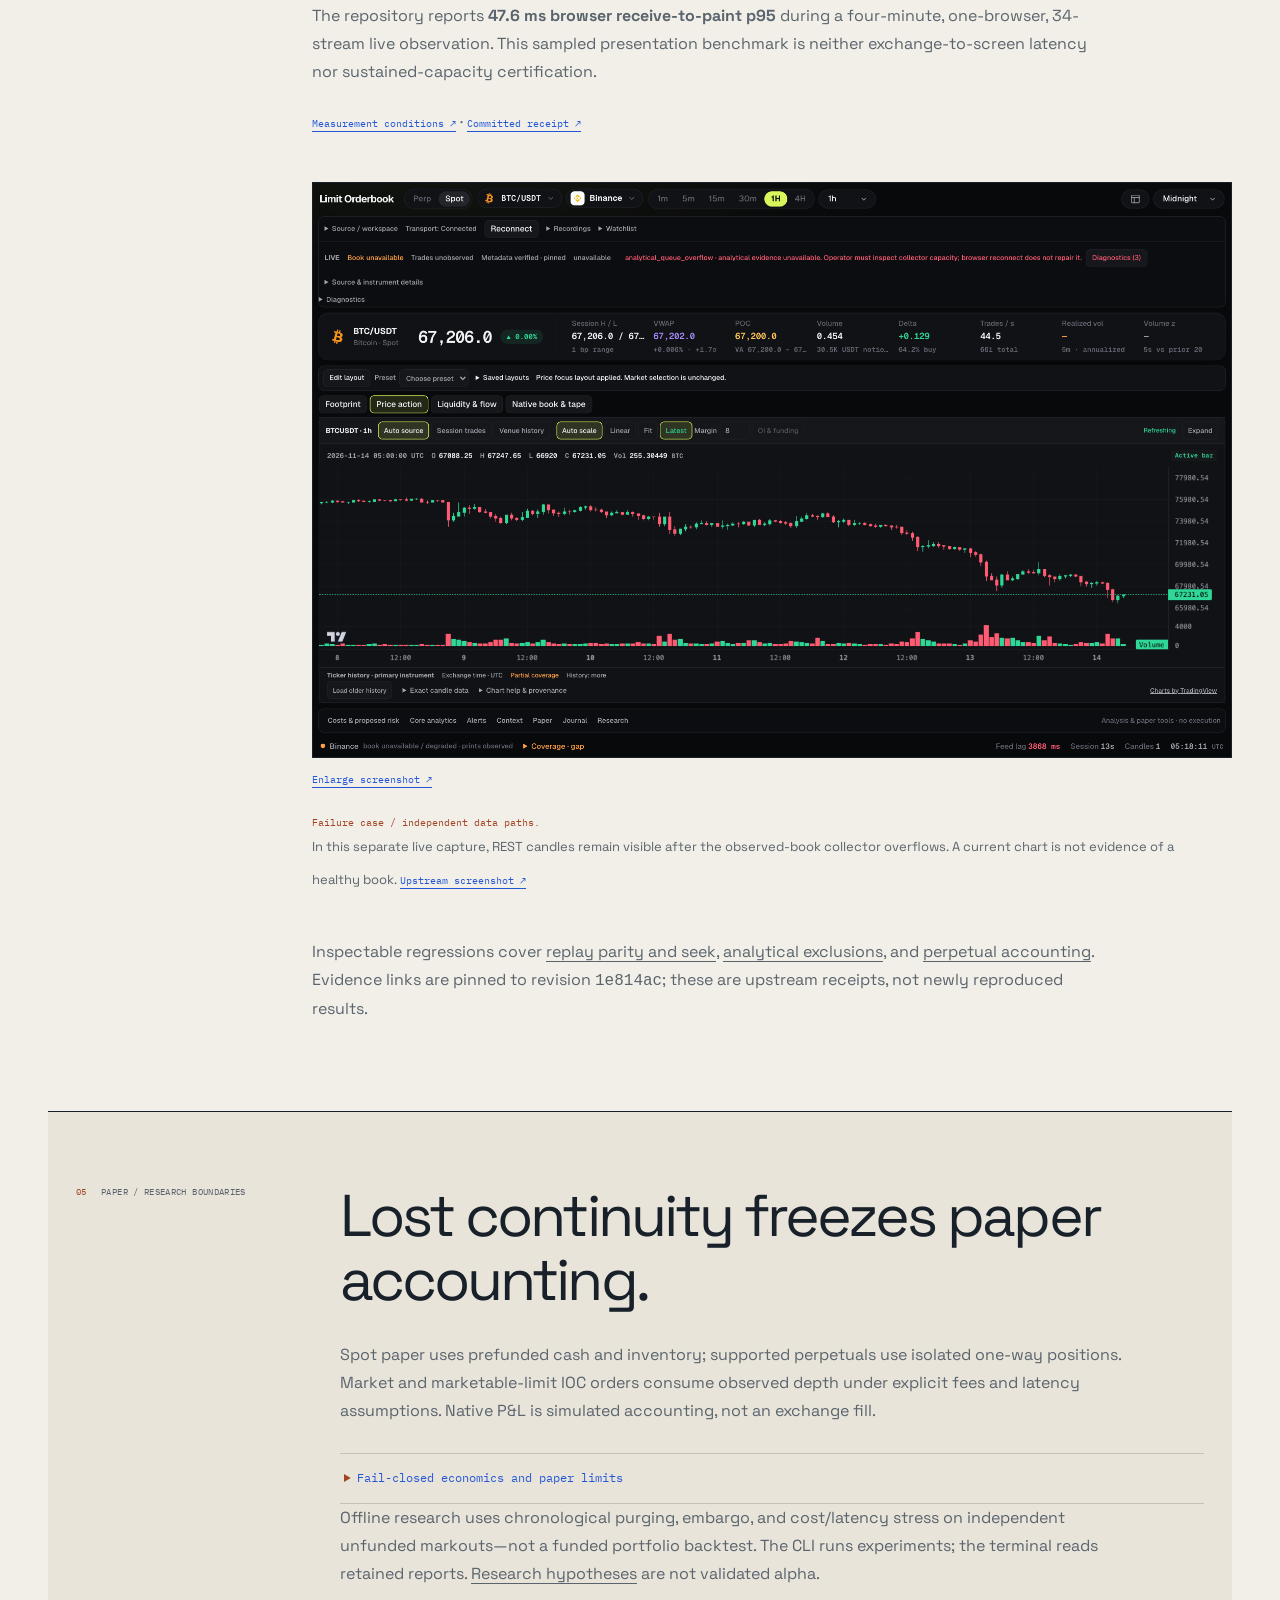
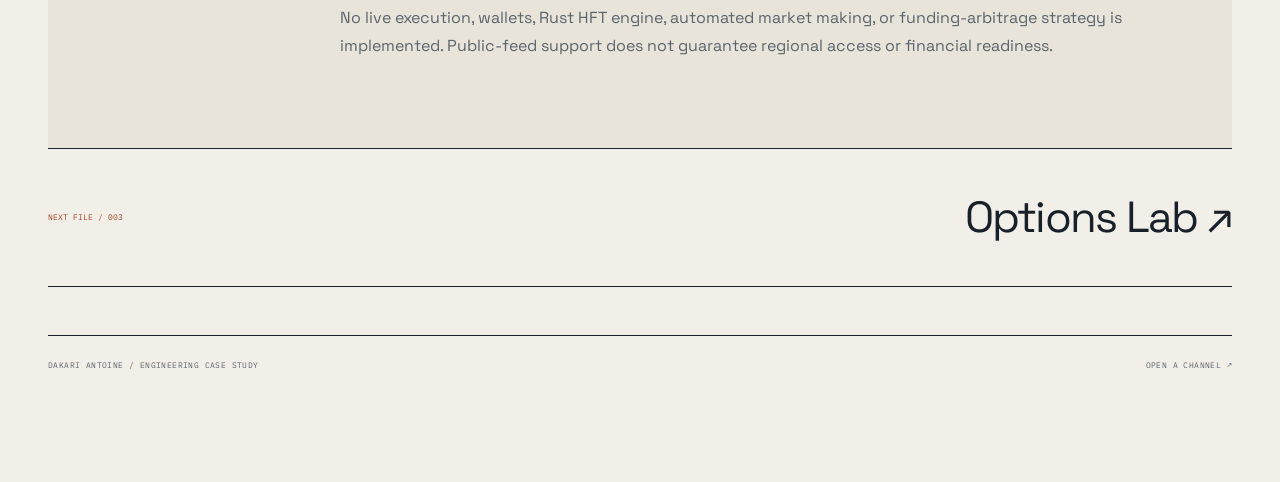
<file: limit-order-book.html>
<!doctype html>
<html lang="en">
  <head>
    <meta charset="utf-8" />
    <meta name="viewport" content="width=device-width, initial-scale=1, viewport-fit=cover, interactive-widget=resizes-content" />
    <meta name="theme-color" content="#f2efe8" />
    <meta name="description" content="Crypto Order Flow Terminal: Python-owned market data, a React workspace, causal recording and replay, and constrained paper accounting with explicit evidence limits." />
    <meta property="og:title" content="Crypto Order Flow Terminal — Dakari Antoine" />
    <meta property="og:description" content="From public feeds to inspectable order flow: exact native analytics, deterministic replay, and simulated accounting that keeps failure visible." />
    <meta property="og:type" content="article" />
    <meta property="og:url" content="https://karisheen.github.io/limit-order-book.html" />
    <meta property="og:image" content="https://karisheen.github.io/assets/images/terminal-workspace.png" />
    <meta property="og:image:width" content="1800" />
    <meta property="og:image:height" content="1380" />
    <meta property="og:image:alt" content="Current live Binance BTC/USDT workspace with minute candles, native depth, trade tape, and cumulative delta." />
    <meta name="twitter:card" content="summary_large_image" />
    <meta name="twitter:title" content="Crypto Order Flow Terminal — Dakari Antoine" />
    <meta name="twitter:description" content="Public market data, causal replay, and constrained paper accounting—not live execution." />
    <meta name="twitter:image" content="https://karisheen.github.io/assets/images/terminal-workspace.png" />
    <meta name="twitter:image:alt" content="Current live Binance BTC/USDT workspace with minute candles, native depth, trade tape, and cumulative delta." />
    <link rel="canonical" href="https://karisheen.github.io/limit-order-book.html" />
    <title>Crypto Order Flow Terminal — Dakari Antoine</title>
    <link rel="icon" href="./assets/favicon.svg" type="image/svg+xml" />
    <link rel="stylesheet" href="./styles/main.css" />
    <script src="./scripts/image-viewer.js" defer></script>
  </head>
  <body>
    <a class="skip-link" href="#main">Skip to content</a>
    <header class="site-header"><div class="shell header-inner"><a class="brand" href="./index.html"><span class="brand-mark" aria-hidden="true">d&gt;</span> DAKARI.ANTOINE</a><a class="text-link" href="./index.html#work">ALL WORK ↗</a></div></header>
    <main id="main" class="shell case-main case-feature">
      <a class="text-link case-back" href="./index.html#order-book">← Back to the portfolio</a>
      <header class="case-hero">
        <aside class="case-index" aria-label="Project summary">
          <p class="eyebrow accent">PROJECT FILE / 002</p>
          <dl>
            <div><dt>STATUS</dt><dd>LOCAL RESEARCH TERMINAL</dd></div>
            <div><dt>ROLE</dt><dd>INDEPENDENT SYSTEM DESIGN + ENGINEERING</dd></div>
            <div><dt>SOURCE</dt><dd>PUBLIC SPOT + PERPETUAL FEEDS</dd></div>
            <div><dt>AUTHORITY</dt><dd>PYTHON SESSIONS / REACT UI</dd></div>
            <div><dt>EXECUTION</dt><dd>SIMULATED ONLY</dd></div>
          </dl>
        </aside>
        <div class="case-intro">
          <p class="eyebrow accent">MARKET MICROSTRUCTURE / EVIDENCE</p>
          <h1>Crypto Order<br />Flow Terminal</h1>
          <p class="case-lead">A local research terminal for inspecting native spot and perpetual order books and trades across public venues, replaying recorded events, and simulating orders without placing one on an exchange.</p>
          <div class="tags"><span class="tag">Python</span><span class="tag">React / TypeScript + Vite</span><span class="tag">WebSockets</span><span class="tag">Recording / Replay</span></div>
          <div class="case-actions">
            <a class="button button-primary" href="https://github.com/karisheen/Limit-Orderbook/tree/1e814ac866bb12b00aee7aec810f8a6012829ea3">Explore repository ↗</a>
            <a class="text-link" href="https://raw.githubusercontent.com/karisheen/Limit-Orderbook/1e814ac866bb12b00aee7aec810f8a6012829ea3/docs/media/orderbook-demo.mp4">Captioned walkthrough / 2:15 MP4 ↗</a>
          </div>
        </div>
      </header>
      <section class="case-contributions" aria-labelledby="lob-contributions-title">
        <h2 id="lob-contributions-title">What I built</h2>
        <ul>
          <li>Python-owned book reconstruction and analytics, surfaced in a React workspace with explicit source health.</li>
          <li>Causal recording and deterministic replay that reconstruct auditable session state, including gaps.</li>
          <li>Simulated spot and perpetual accounting that freezes when analytical continuity is lost.</li>
        </ul>
      </section>
      <figure class="case-plate">
        <a href="./assets/images/terminal-workspace.png" aria-label="Enlarge screenshot of the live terminal"><img src="./assets/images/terminal-workspace.png" width="1800" height="1380" fetchpriority="high" decoding="async" alt="Binance BTC/USDT one-minute price and volume chart, with native bids and asks, book imbalance, recent trades, and cumulative delta." /><span class="text-link">Enlarge screenshot ↗</span></a>
        <figcaption><strong>Live session / Binance BTC/USDT spot.</strong> Captured from the locally running <a class="text-link" href="https://github.com/karisheen/Limit-Orderbook/tree/1e814ac866bb12b00aee7aec810f8a6012829ea3">1e814ac build</a> on 23 November 2026 (UTC). One-minute candles come from venue history; the ladder, tape, and cumulative delta use observed market data. The terminal labels its depth as bounded and preserves the coverage gap.</figcaption>
      </figure>

      <section class="case-section" aria-labelledby="lob-problem-title">
        <div class="case-section-label"><span>01</span> OPERATOR / RESPONSIBILITY</div>
        <div class="case-copy">
          <h2 id="lob-problem-title">A chart is not a health certificate.</h2>
          <p>I built a local terminal that separates market observation, evidence quality, and simulated decisions. Python owns exchange connections, reconstruction, and financial calculations; React presents the workspace. The earlier Streamlit dashboard remains a thin legacy client, not the current architecture.</p>
          <p>The linked walkthrough begins with recorded public Hyperliquid BTC perpetual data, then switches to a labeled synthetic sandbox. Its accelerated 60-second funding schedule is an explicit simulation assumption—not observed exchange funding.</p>
        </div>
      </section>

      <section class="case-section" aria-labelledby="lob-architecture-title">
        <div class="case-section-label"><span>02</span> ARCHITECTURE / CAUSAL CAPTURE</div>
        <div class="case-copy">
          <h2 id="lob-architecture-title">Record upstream of the screen.</h2>
          <div class="case-flow" role="group" aria-label="Public feeds enter raw capture, then venue adapters reconstruct books and capture normalized transactions, followed by native session analytics and the React workspace.">
            <div class="case-flow-step"><b>01 / PUBLIC FEEDS</b><span>WEBSOCKET + REST</span></div>
            <span class="case-flow-arrow" aria-hidden="true">→</span>
            <div class="case-flow-step"><b>02 / INGESTION</b><span>RAW CAPTURE BRANCH</span></div>
            <span class="case-flow-arrow" aria-hidden="true">→</span>
            <div class="case-flow-step"><b>03 / ADAPTERS</b><span>BOOK + NORMALIZED CAPTURE</span></div>
            <span class="case-flow-arrow" aria-hidden="true">→</span>
            <div class="case-flow-step"><b>04 / NATIVE SESSION</b><span>ANALYTICS + ELIGIBILITY</span></div>
            <span class="case-flow-arrow" aria-hidden="true">→</span>
            <div class="case-flow-step"><b>05 / REACT UI</b><span>SESSION-SCOPED WEBSOCKET</span></div>
          </div>
          <p>Venue adapters preserve instrument identity and apply source-specific sequence, snapshot, and checksum rules. When recording is enabled, original raw bytes branch into durable capture at ingestion; complete normalized transactions are captured before UI presentation. Recorder ownership survives a closed browser; freezing a chart stops neither collection nor recording.</p>
          <p>Each browser document owns an independent Python session, even when feeds are shared. Session/source/generation fences scope WebSocket updates and HTTP mutations. An unavailable live source never silently becomes demo.</p>
          <details class="case-notes">
            <summary>Clocks, replay, and what a seek guarantees</summary>
            <p>Exchange event time is distinct from receive-monotonic time. Ticker candles use exchange time; observed-flow windows use projected receive time. They are not stitched together. Exchange timestamps never sort global replay.</p>
            <p>Raw replay re-decodes original bytes and verifies exact normalized batches; normalized replay skips decoding, not reducer checks. Seek reconstructs a complete causal prefix, clearing future analytical and paper state. Checkpoints and canonical hashes audit reconstruction; speed changes pacing, not economics. Recorded gaps stay gaps, never invented history.</p>
            <p><a class="text-link" href="https://github.com/karisheen/Limit-Orderbook/blob/1e814ac866bb12b00aee7aec810f8a6012829ea3/docs/RECORDING.md">Capture contract ↗</a> · <a class="text-link" href="https://github.com/karisheen/Limit-Orderbook/blob/1e814ac866bb12b00aee7aec810f8a6012829ea3/docs/REPLAY.md">Replay contract ↗</a></p>
          </details>
        </div>
      </section>

      <section class="case-section" aria-labelledby="lob-decisions-title">
        <div class="case-section-label"><span>03</span> MICROSTRUCTURE / INSPECTION</div>
        <div class="case-copy">
          <h2 id="lob-decisions-title">Separate resting liquidity from executions.</h2>
          <p>The spread is the gap between the best displayed ask and bid, not a record of traded prices. A Bid × Ask footprint groups executed volume by price: seller-initiated trades at the bid beside buyer-initiated trades at the ask. Signed trade delta is buyer-initiated volume minus seller-initiated volume; cumulative volume delta (CVD) accumulates that signed flow over the observed window, with unknown aggressor flow kept separate. VWAP is the volume-weighted average execution price. These trade measures describe executions, not disappearing orders. Historical resting-depth overlays remain separate from traded-volume cells. Optional open-interest and funding panes identify their supplying instrument and require compatible observation clocks.</p>
          <figure class="case-plate">
            <a href="./assets/images/terminal-footprint.webp" aria-label="Enlarge screenshot of the recorded Hyperliquid footprint"><img src="./assets/images/terminal-footprint.webp" width="1800" height="1380" loading="lazy" decoding="async" alt="Recorded Hyperliquid BTC perpetual replay at delivery 481: bid × ask footprint cells and executed-volume profile alongside the depth ladder and trade tape." /><span class="text-link">Enlarge screenshot ↗</span></a>
            <figcaption><strong>Recorded session / Hyperliquid BTC perpetual.</strong> The same build, paused at delivery 481 of 802 in public-market capture <code>7b570bb7</code>. The heatmap and footprint count executions at each price; the ladder shows resting liquidity. This is recorded observation, not a synthetic book or a live quote.</figcaption>
          </figure>
          <details class="case-notes">
            <summary>Exact native evidence versus indicative aggregates</summary>
            <p>Native decimal values retain instrument, units, source references, and eligibility. Missing depth invalidates a full-band calculation; unknown aggressor flow stays unknown. Cross-venue USD/USDT/USDC displays combine quotes without conversion and are explicitly indicative—not executable spreads or paper-order prices.</p>
            <p><a class="text-link" href="https://github.com/karisheen/Limit-Orderbook/blob/1e814ac866bb12b00aee7aec810f8a6012829ea3/docs/ANALYTICS.md">Analytics definitions ↗</a></p>
          </details>
        </div>
      </section>

      <section class="case-section" aria-labelledby="lob-evidence-title">
        <div class="case-section-label"><span>04</span> MEASUREMENT / REGRESSIONS</div>
        <div class="case-copy">
          <h2 id="lob-evidence-title">A bounded measurement, not a latency promise.</h2>
          <p>The repository reports <strong>47.6 ms browser receive-to-paint p95</strong> during a four-minute, one-browser, 34-stream live observation. This sampled presentation benchmark is neither exchange-to-screen latency nor sustained-capacity certification.</p>
          <p><a class="text-link" href="https://github.com/karisheen/Limit-Orderbook/blob/1e814ac866bb12b00aee7aec810f8a6012829ea3/docs/STABILITY_REVIEW.md#finite-live-acceptance">Measurement conditions ↗</a> · <a class="text-link" href="https://github.com/karisheen/Limit-Orderbook/blob/1e814ac866bb12b00aee7aec810f8a6012829ea3/docs/evidence/terminal-stability-live.json">Committed receipt ↗</a></p>
          <figure class="case-plate">
            <a href="./assets/images/terminal-price.png" aria-label="Enlarge screenshot: terminal failure handling"><img src="./assets/images/terminal-price.png" width="1800" height="1125" loading="lazy" decoding="async" alt="Binance ticker-history chart still visible while the terminal reports analytical_queue_overflow and an unavailable observed book." /><span class="text-link">Enlarge screenshot ↗</span></a>
            <figcaption><strong>Failure case / independent data paths.</strong> In this separate live capture, REST candles remain visible after the observed-book collector overflows. A current chart is not evidence of a healthy book. <a class="text-link" href="https://github.com/karisheen/Limit-Orderbook/blob/1e814ac866bb12b00aee7aec810f8a6012829ea3/docs/evidence/chart-redesign/live-price-1440-dark.png">Upstream screenshot ↗</a></figcaption>
          </figure>
          <p>Inspectable regressions cover <a href="https://github.com/karisheen/Limit-Orderbook/blob/1e814ac866bb12b00aee7aec810f8a6012829ea3/tests/test_replay.py">replay parity and seek</a>, <a href="https://github.com/karisheen/Limit-Orderbook/blob/1e814ac866bb12b00aee7aec810f8a6012829ea3/tests/test_workstation_analytics.py">analytical exclusions</a>, and <a href="https://github.com/karisheen/Limit-Orderbook/blob/1e814ac866bb12b00aee7aec810f8a6012829ea3/tests/test_workstation_paper_perpetual.py">perpetual accounting</a>. Evidence links are pinned to revision <code>1e814ac</code>; these are upstream receipts, not newly reproduced results.</p>
        </div>
      </section>

      <section class="case-section case-limitations" aria-labelledby="lob-limitations-title">
        <div class="case-section-label"><span>05</span> PAPER / RESEARCH BOUNDARIES</div>
        <div class="case-copy">
          <h2 id="lob-limitations-title">Lost continuity freezes paper accounting.</h2>
          <p>Spot paper uses prefunded cash and inventory; supported perpetuals use isolated one-way positions. Market and marketable-limit IOC orders consume observed depth under explicit fees and latency assumptions. Native P&amp;L is simulated accounting, not an exchange fill.</p>
          <details class="case-notes">
            <summary>Fail-closed economics and paper limits</summary>
            <p>Perpetual margin, leverage, funding, and protective liquidation use declared models, not exchange risk tiers. Liquidation may remain partial or leave debt. There is no passive queue-fill, borrowing, or market-impact model. Unknown fees, conversion evidence, or insufficient depth are unavailable, not zero.</p>
            <p>Analytical continuity loss freezes affected accounting at its last complete prefix. Reconnection cannot repair or thaw that run; an explicit new run establishes a new boundary.</p>
            <p><a class="text-link" href="https://github.com/karisheen/Limit-Orderbook/blob/1e814ac866bb12b00aee7aec810f8a6012829ea3/docs/CONTRACTS.md">Accounting contracts ↗</a></p>
          </details>
          <p>Offline research uses chronological purging, embargo, and cost/latency stress on independent unfunded markouts—not a funded portfolio backtest. The CLI runs experiments; the terminal reads retained reports. <a href="https://github.com/karisheen/Limit-Orderbook/blob/1e814ac866bb12b00aee7aec810f8a6012829ea3/docs/STRATEGY_RESEARCH.md">Research hypotheses</a> are not validated alpha.</p>
          <p>No live execution, wallets, Rust HFT engine, automated market making, or funding-arbitrage strategy is implemented. Public-feed support does not guarantee regional access or financial readiness.</p>
        </div>
      </section>

      <nav class="case-next" aria-label="Next case study"><span>NEXT FILE / 003</span><a href="./project2.html">Options Lab ↗</a></nav>
      <footer class="footer"><span>DAKARI ANTOINE / ENGINEERING CASE STUDY</span><a href="./index.html#contact">OPEN A CHANNEL ↗</a></footer>
    </main>
  </body>
</html>
</file>
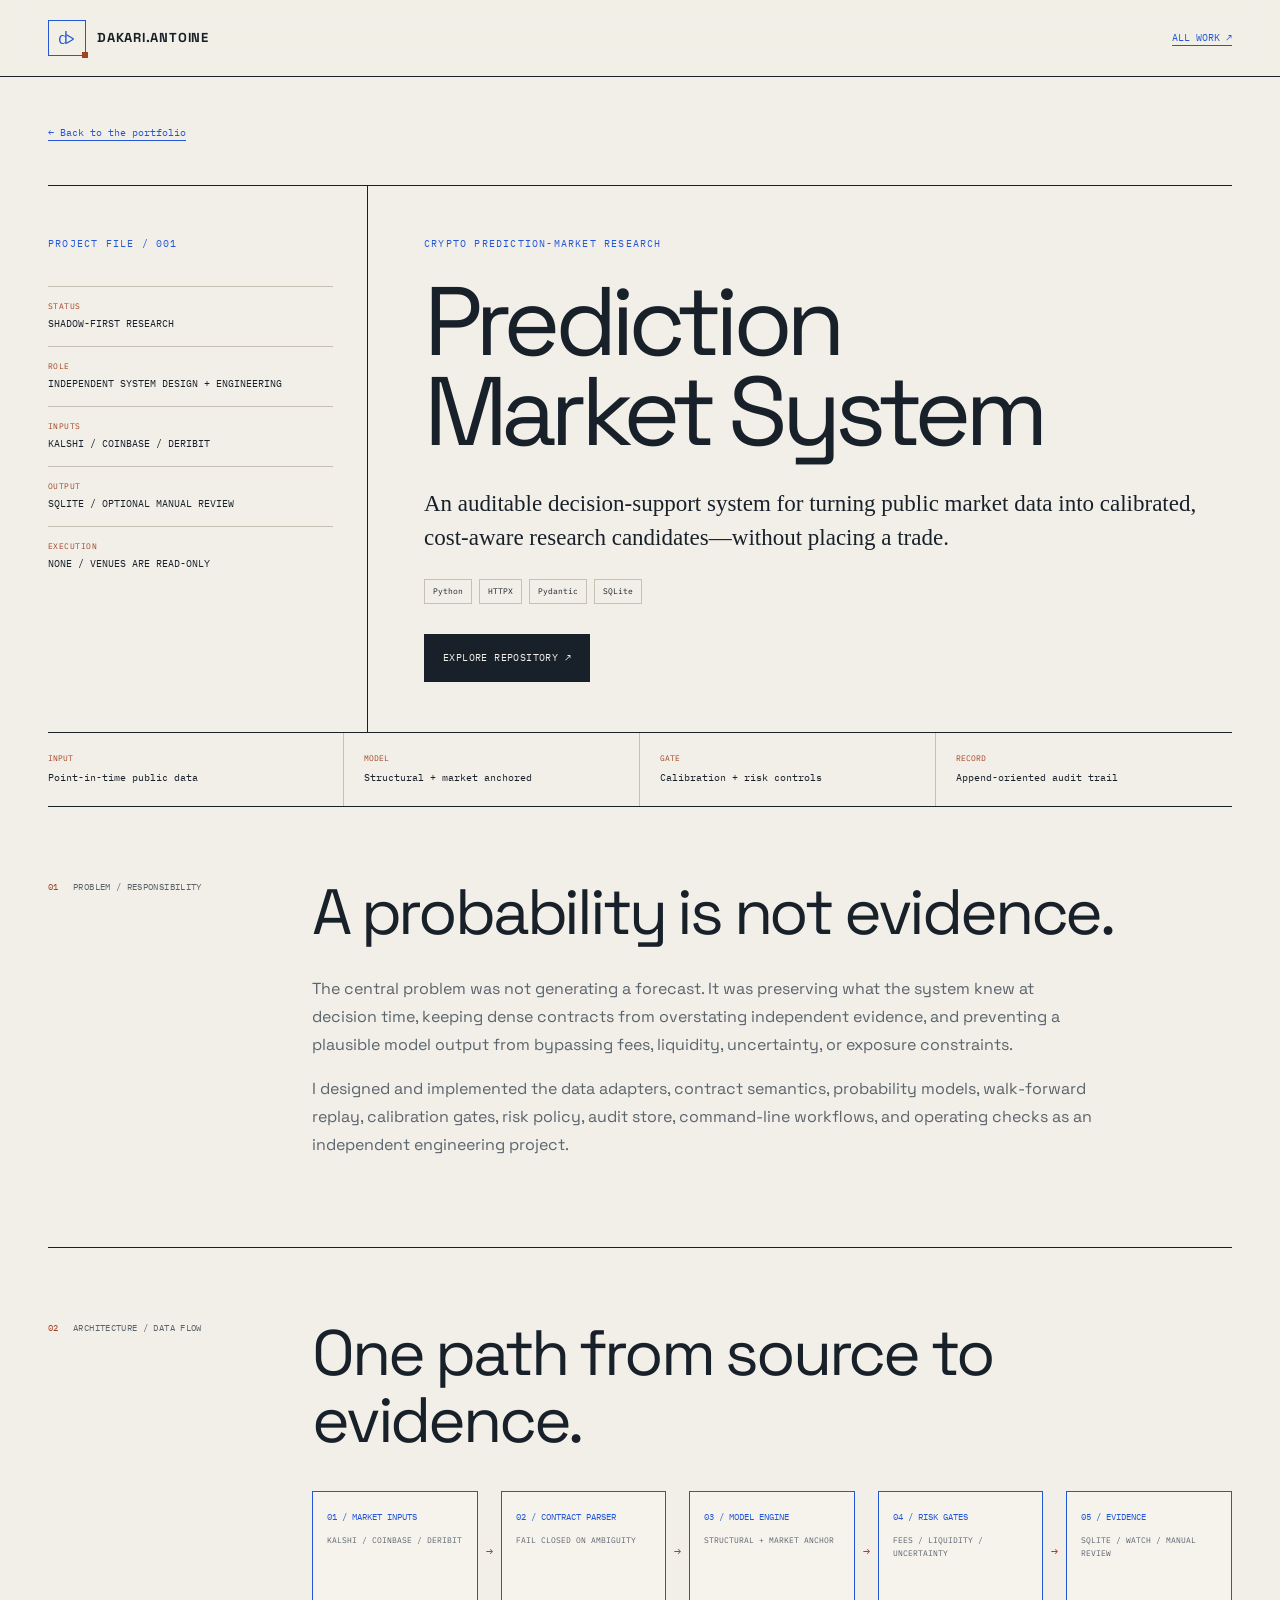
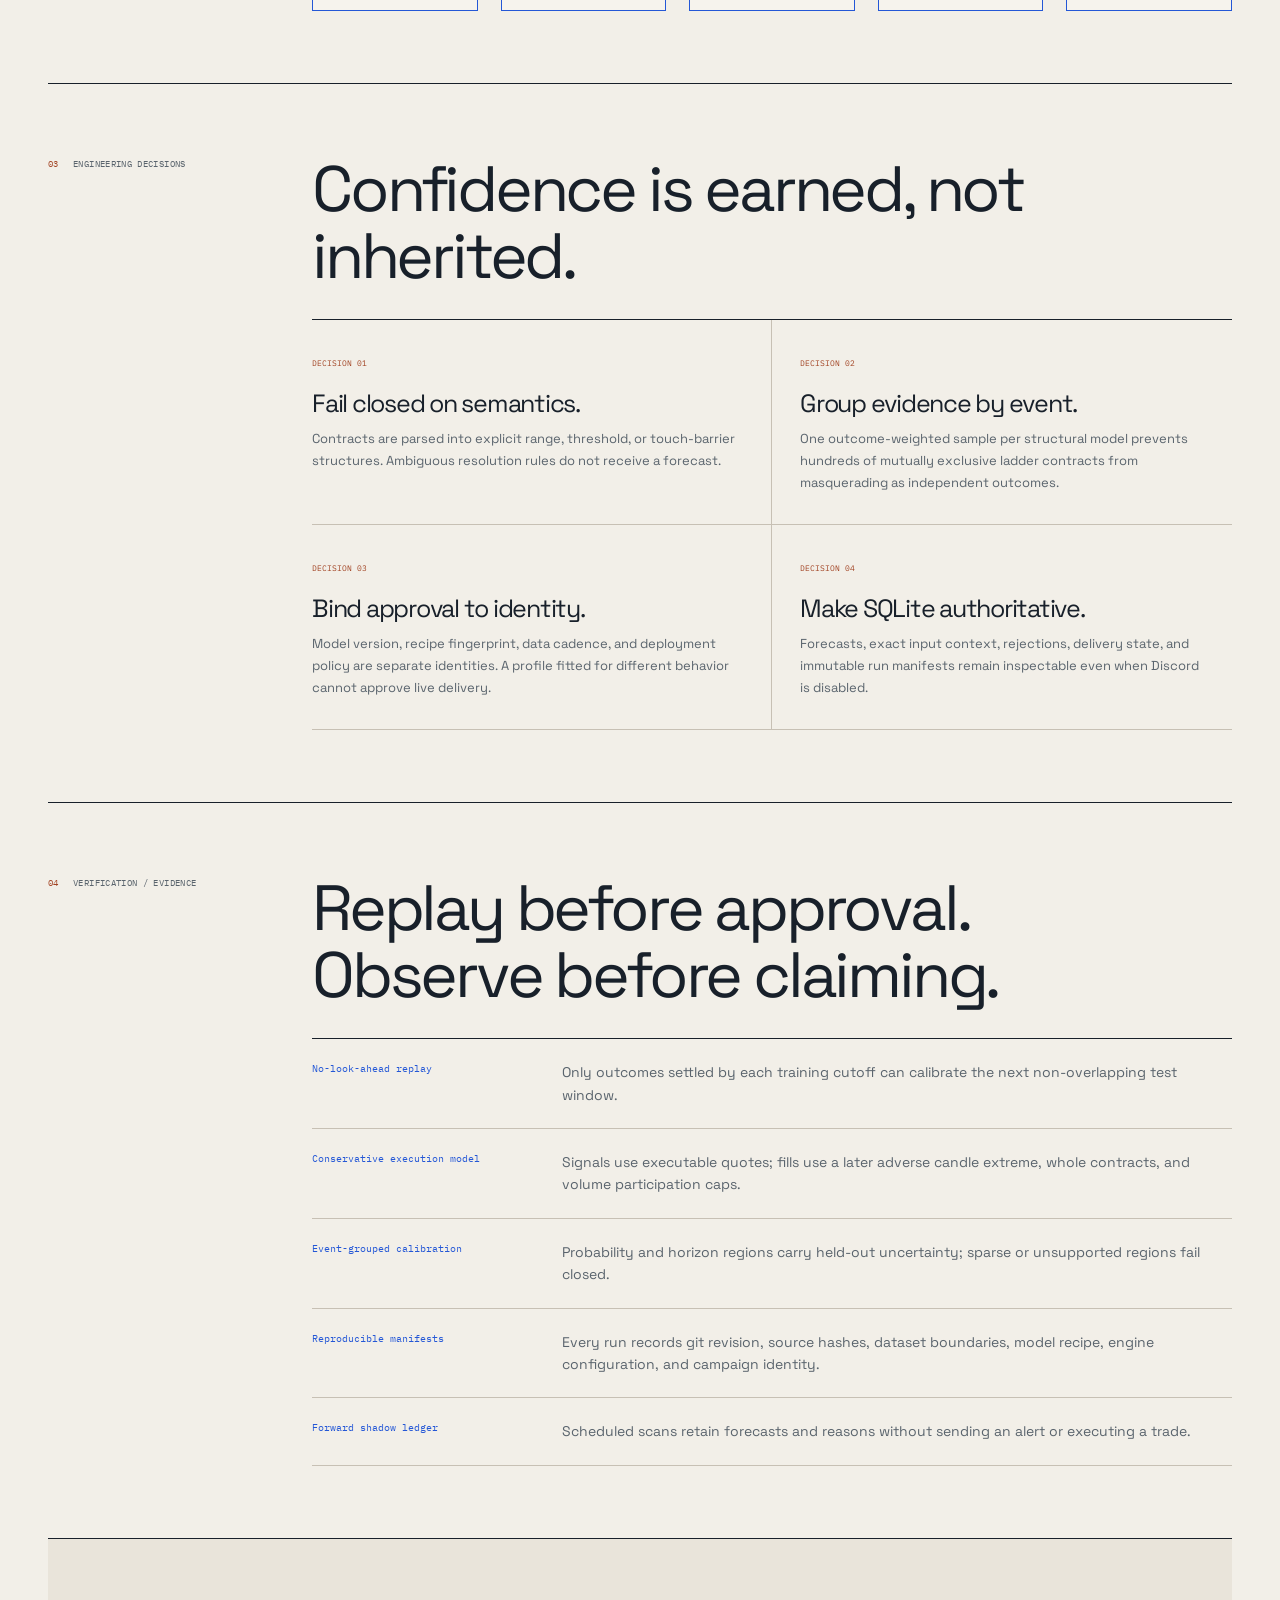
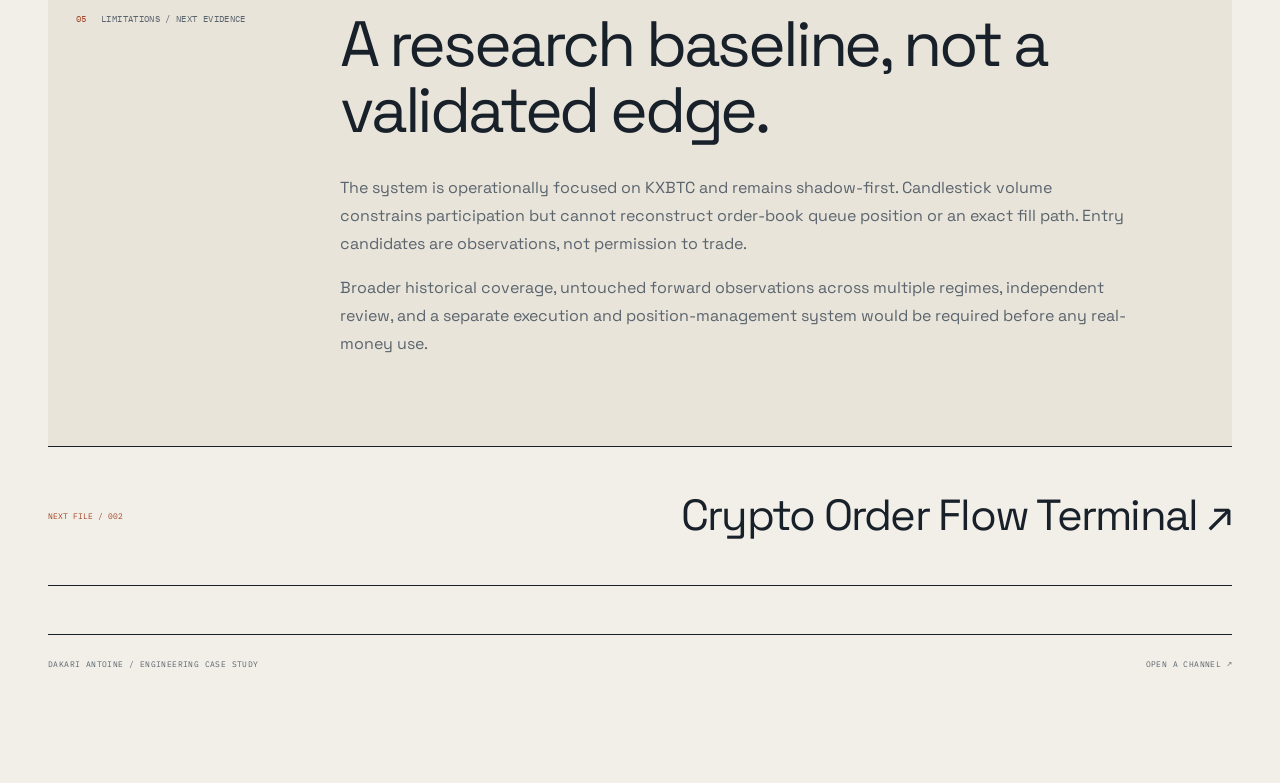
<file: prediction-market.html>
<!doctype html>
<html lang="en">
  <head>
    <meta charset="utf-8" />
    <meta name="viewport" content="width=device-width, initial-scale=1, viewport-fit=cover, interactive-widget=resizes-content" />
    <meta name="theme-color" content="#f2efe8" />
    <meta name="description" content="An engineering case study of an auditable, shadow-first prediction-market research system using Kalshi, Coinbase, Deribit, and SQLite." />
    <title>Prediction Market System — Dakari Antoine</title>
    <link rel="icon" href="./assets/favicon.svg" type="image/svg+xml" />
    <link rel="stylesheet" href="./styles/main.css" />
  </head>
  <body>
    <a class="skip-link" href="#main">Skip to content</a>
    <header class="site-header">
      <div class="shell header-inner">
        <a class="brand" href="./index.html"><span class="brand-mark" aria-hidden="true">d&gt;</span> DAKARI.ANTOINE</a>
        <a class="text-link" href="./index.html#work">ALL WORK ↗</a>
      </div>
    </header>
    <main id="main" class="shell case-main">
      <a class="text-link case-back" href="./index.html#prediction-market">← Back to the portfolio</a>
      <header class="case-hero">
        <aside class="case-index" aria-label="Project summary">
          <p class="eyebrow accent">PROJECT FILE / 001</p>
          <dl>
            <div><dt>STATUS</dt><dd>SHADOW-FIRST RESEARCH</dd></div>
            <div><dt>ROLE</dt><dd>INDEPENDENT SYSTEM DESIGN + ENGINEERING</dd></div>
            <div><dt>INPUTS</dt><dd>KALSHI / COINBASE / DERIBIT</dd></div>
            <div><dt>OUTPUT</dt><dd>SQLITE / OPTIONAL MANUAL REVIEW</dd></div>
            <div><dt>EXECUTION</dt><dd>NONE / VENUES ARE READ-ONLY</dd></div>
          </dl>
        </aside>
        <div class="case-intro">
          <p class="eyebrow accent">CRYPTO PREDICTION-MARKET RESEARCH</p>
          <h1>Prediction<br />Market System</h1>
          <p class="case-lead">An auditable decision-support system for turning public market data into calibrated, cost-aware research candidates—without placing a trade.</p>
          <div class="tags"><span class="tag">Python</span><span class="tag">HTTPX</span><span class="tag">Pydantic</span><span class="tag">SQLite</span></div>
          <div class="case-actions">
            <a class="button button-primary" href="https://github.com/karisheen/Prediction-Market-System" target="_blank" rel="noopener noreferrer">Explore repository ↗</a>
          </div>
        </div>
      </header>

      <section class="case-status" aria-label="System at a glance">
        <div><span>INPUT</span><strong>Point-in-time public data</strong></div>
        <div><span>MODEL</span><strong>Structural + market anchored</strong></div>
        <div><span>GATE</span><strong>Calibration + risk controls</strong></div>
        <div><span>RECORD</span><strong>Append-oriented audit trail</strong></div>
      </section>

      <section class="case-section" aria-labelledby="problem-title">
        <div class="case-section-label"><span>01</span> PROBLEM / RESPONSIBILITY</div>
        <div class="case-copy">
          <h2 id="problem-title">A probability is not evidence.</h2>
          <p>The central problem was not generating a forecast. It was preserving what the system knew at decision time, keeping dense contracts from overstating independent evidence, and preventing a plausible model output from bypassing fees, liquidity, uncertainty, or exposure constraints.</p>
          <p>I designed and implemented the data adapters, contract semantics, probability models, walk-forward replay, calibration gates, risk policy, audit store, command-line workflows, and operating checks as an independent engineering project.</p>
        </div>
      </section>

      <section class="case-section" aria-labelledby="architecture-title">
        <div class="case-section-label"><span>02</span> ARCHITECTURE / DATA FLOW</div>
        <div class="case-copy">
          <h2 id="architecture-title">One path from source to evidence.</h2>
          <div class="case-flow" role="img" aria-label="Kalshi, Coinbase, and Deribit data flows through contract parsing, probability modeling, risk gates, and into the SQLite audit store.">
            <div class="case-flow-step"><b>01 / MARKET INPUTS</b><span>KALSHI / COINBASE / DERIBIT</span></div>
            <span class="case-flow-arrow" aria-hidden="true">→</span>
            <div class="case-flow-step"><b>02 / CONTRACT PARSER</b><span>FAIL CLOSED ON AMBIGUITY</span></div>
            <span class="case-flow-arrow" aria-hidden="true">→</span>
            <div class="case-flow-step"><b>03 / MODEL ENGINE</b><span>STRUCTURAL + MARKET ANCHOR</span></div>
            <span class="case-flow-arrow" aria-hidden="true">→</span>
            <div class="case-flow-step"><b>04 / RISK GATES</b><span>FEES / LIQUIDITY / UNCERTAINTY</span></div>
            <span class="case-flow-arrow" aria-hidden="true">→</span>
            <div class="case-flow-step"><b>05 / EVIDENCE</b><span>SQLITE / WATCH / MANUAL REVIEW</span></div>
          </div>
        </div>
      </section>

      <section class="case-section" aria-labelledby="decisions-title">
        <div class="case-section-label"><span>03</span> ENGINEERING DECISIONS</div>
        <div class="case-copy">
          <h2 id="decisions-title">Confidence is earned, not inherited.</h2>
          <div class="case-decisions">
            <article><span>DECISION 01</span><h3>Fail closed on semantics.</h3><p>Contracts are parsed into explicit range, threshold, or touch-barrier structures. Ambiguous resolution rules do not receive a forecast.</p></article>
            <article><span>DECISION 02</span><h3>Group evidence by event.</h3><p>One outcome-weighted sample per structural model prevents hundreds of mutually exclusive ladder contracts from masquerading as independent outcomes.</p></article>
            <article><span>DECISION 03</span><h3>Bind approval to identity.</h3><p>Model version, recipe fingerprint, data cadence, and deployment policy are separate identities. A profile fitted for different behavior cannot approve live delivery.</p></article>
            <article><span>DECISION 04</span><h3>Make SQLite authoritative.</h3><p>Forecasts, exact input context, rejections, delivery state, and immutable run manifests remain inspectable even when Discord is disabled.</p></article>
          </div>
        </div>
      </section>

      <section class="case-section" aria-labelledby="evidence-title">
        <div class="case-section-label"><span>04</span> VERIFICATION / EVIDENCE</div>
        <div class="case-copy">
          <h2 id="evidence-title">Replay before approval. Observe before claiming.</h2>
          <ul class="case-evidence">
            <li><strong>No-look-ahead replay</strong><span>Only outcomes settled by each training cutoff can calibrate the next non-overlapping test window.</span></li>
            <li><strong>Conservative execution model</strong><span>Signals use executable quotes; fills use a later adverse candle extreme, whole contracts, and volume participation caps.</span></li>
            <li><strong>Event-grouped calibration</strong><span>Probability and horizon regions carry held-out uncertainty; sparse or unsupported regions fail closed.</span></li>
            <li><strong>Reproducible manifests</strong><span>Every run records git revision, source hashes, dataset boundaries, model recipe, engine configuration, and campaign identity.</span></li>
            <li><strong>Forward shadow ledger</strong><span>Scheduled scans retain forecasts and reasons without sending an alert or executing a trade.</span></li>
          </ul>
        </div>
      </section>

      <section class="case-section case-limitations" aria-labelledby="limitations-title">
        <div class="case-section-label"><span>05</span> LIMITATIONS / NEXT EVIDENCE</div>
        <div class="case-copy">
          <h2 id="limitations-title">A research baseline, not a validated edge.</h2>
          <p>The system is operationally focused on KXBTC and remains shadow-first. Candlestick volume constrains participation but cannot reconstruct order-book queue position or an exact fill path. Entry candidates are observations, not permission to trade.</p>
          <p>Broader historical coverage, untouched forward observations across multiple regimes, independent review, and a separate execution and position-management system would be required before any real-money use.</p>
        </div>
      </section>
      <nav class="case-next" aria-label="Next case study"><span>NEXT FILE / 002</span><a href="./limit-order-book.html">Crypto Order Flow Terminal ↗</a></nav>
      <footer class="footer"><span>DAKARI ANTOINE / ENGINEERING CASE STUDY</span><a href="./index.html#contact">OPEN A CHANNEL ↗</a></footer>
    </main>
  </body>
</html>
</file>
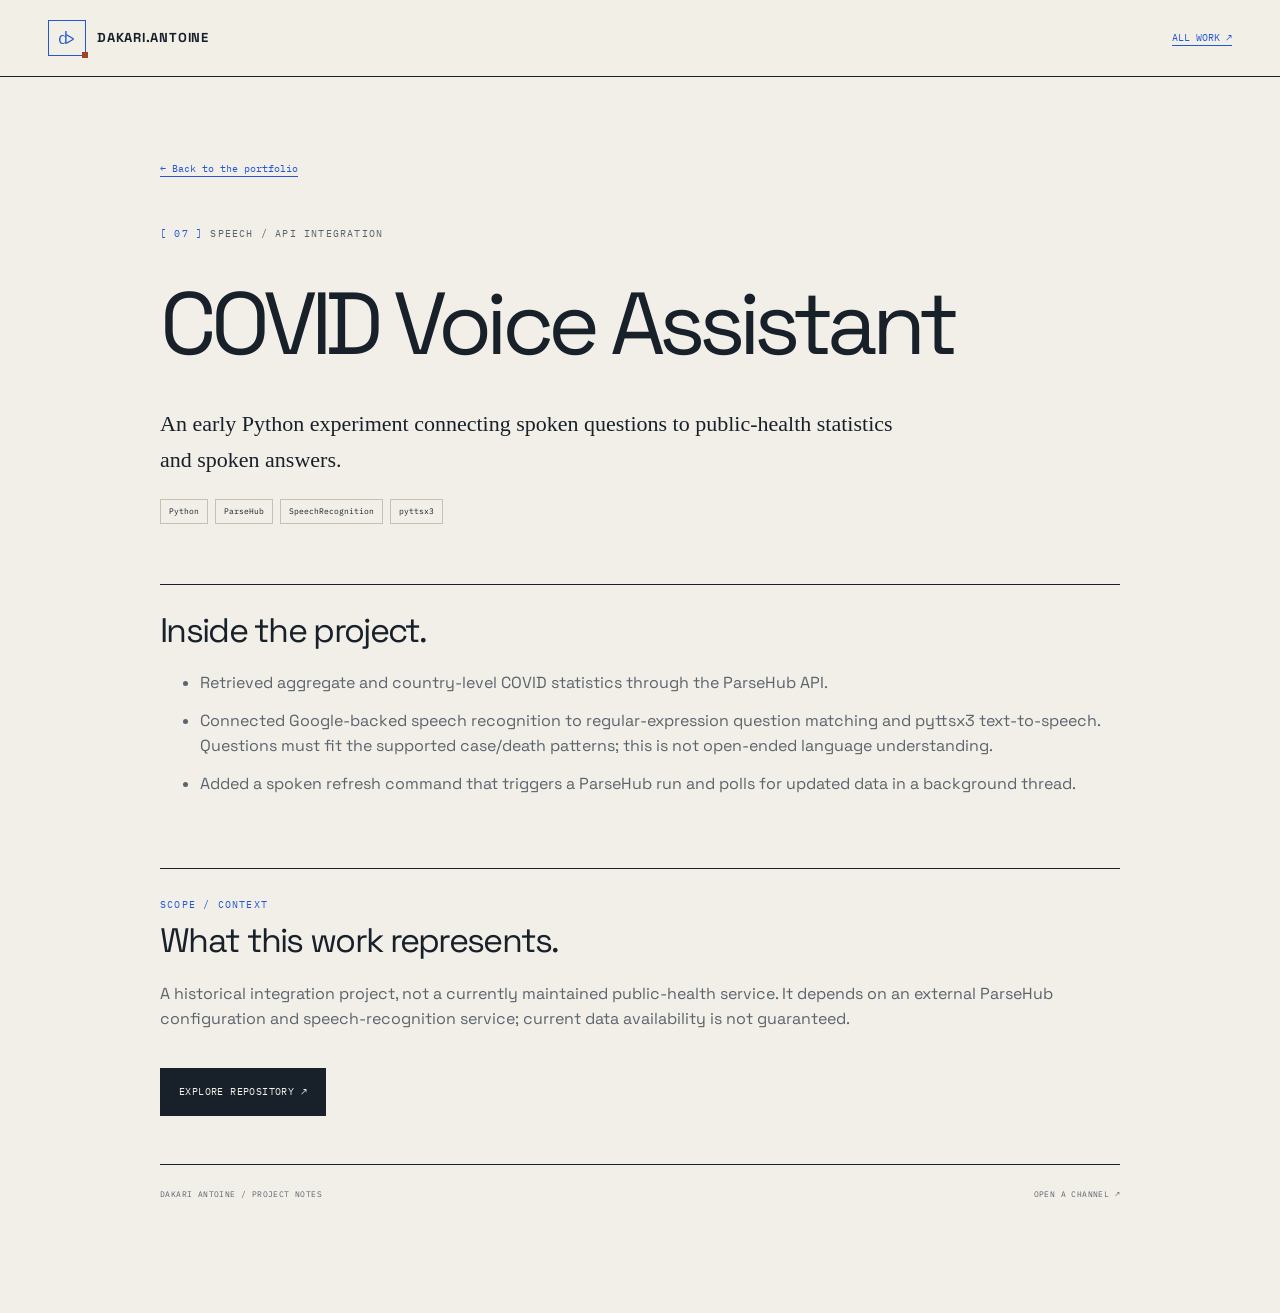
<file: project1.html>
<!doctype html>
<html lang="en">
  <head>
    <meta charset="utf-8" />
    <meta name="viewport" content="width=device-width, initial-scale=1, viewport-fit=cover, interactive-widget=resizes-content" />
    <meta name="theme-color" content="#f2efe8" />
    <meta
      name="description"
      content="An early Python experiment connecting spoken questions to public-health statistics and spoken answers."
    />
    <title>COVID Voice Assistant — Dakari Antoine</title>
    <link rel="icon" href="./assets/favicon.svg" type="image/svg+xml" />
    <link rel="stylesheet" href="./styles/main.css" />
  </head>
  <body>
    <a class="skip-link" href="#main">Skip to content</a>
    <header class="site-header">
      <div class="shell header-inner">
        <a class="brand" href="./index.html"
          ><span class="brand-mark" aria-hidden="true">d&gt;</span>
          DAKARI.ANTOINE</a
        ><a class="text-link" href="./index.html#work">ALL WORK ↗</a>
      </div>
    </header>
    <main id="main" class="shell detail-main">
      <a class="text-link" href="./index.html#voice-assistant"
        >← Back to the portfolio</a
      >
      <p class="eyebrow" style="margin-top: 35px">
        <span class="accent">[ 07 ]</span> SPEECH / API INTEGRATION
      </p>
      <h1>COVID Voice Assistant</h1>
      <p class="detail-lead">
        An early Python experiment connecting spoken questions to public-health
        statistics and spoken answers.
      </p>
      <div class="tags">
        <span class="tag">Python</span><span class="tag">ParseHub</span
        ><span class="tag">SpeechRecognition</span
        ><span class="tag">pyttsx3</span>
      </div>
      <section class="detail-section" aria-labelledby="implementation-title">
        <h2 id="implementation-title">Inside the project.</h2>
        <ul>
          <li>
            Retrieved aggregate and country-level COVID statistics through the
            ParseHub API.
          </li>
          <li>
            Connected Google-backed speech recognition to regular-expression
            question matching and pyttsx3 text-to-speech. Questions must fit
            the supported case/death patterns; this is not open-ended language
            understanding.
          </li>
          <li>
            Added a spoken refresh command that triggers a ParseHub run and
            polls for updated data in a background thread.
          </li>
        </ul>
      </section>
      <section class="detail-section" aria-labelledby="scope-title">
        <p class="eyebrow accent">SCOPE / CONTEXT</p>
        <h2 id="scope-title">What this work represents.</h2>
        <p>
          A historical integration project, not a currently maintained
          public-health service. It depends on an external ParseHub
          configuration and speech-recognition service; current data
          availability is not guaranteed.
        </p>
        <a
          class="button button-primary"
          href="https://github.com/karisheen/Coronavirus-Web-Scraper"
          target="_blank"
          rel="noopener noreferrer"
          >Explore repository ↗</a
        >
      </section>
      <footer class="footer">
        <span>DAKARI ANTOINE / PROJECT NOTES</span
        ><a href="./index.html#contact">OPEN A CHANNEL ↗</a>
      </footer>
    </main>
  </body>
</html>
</file>
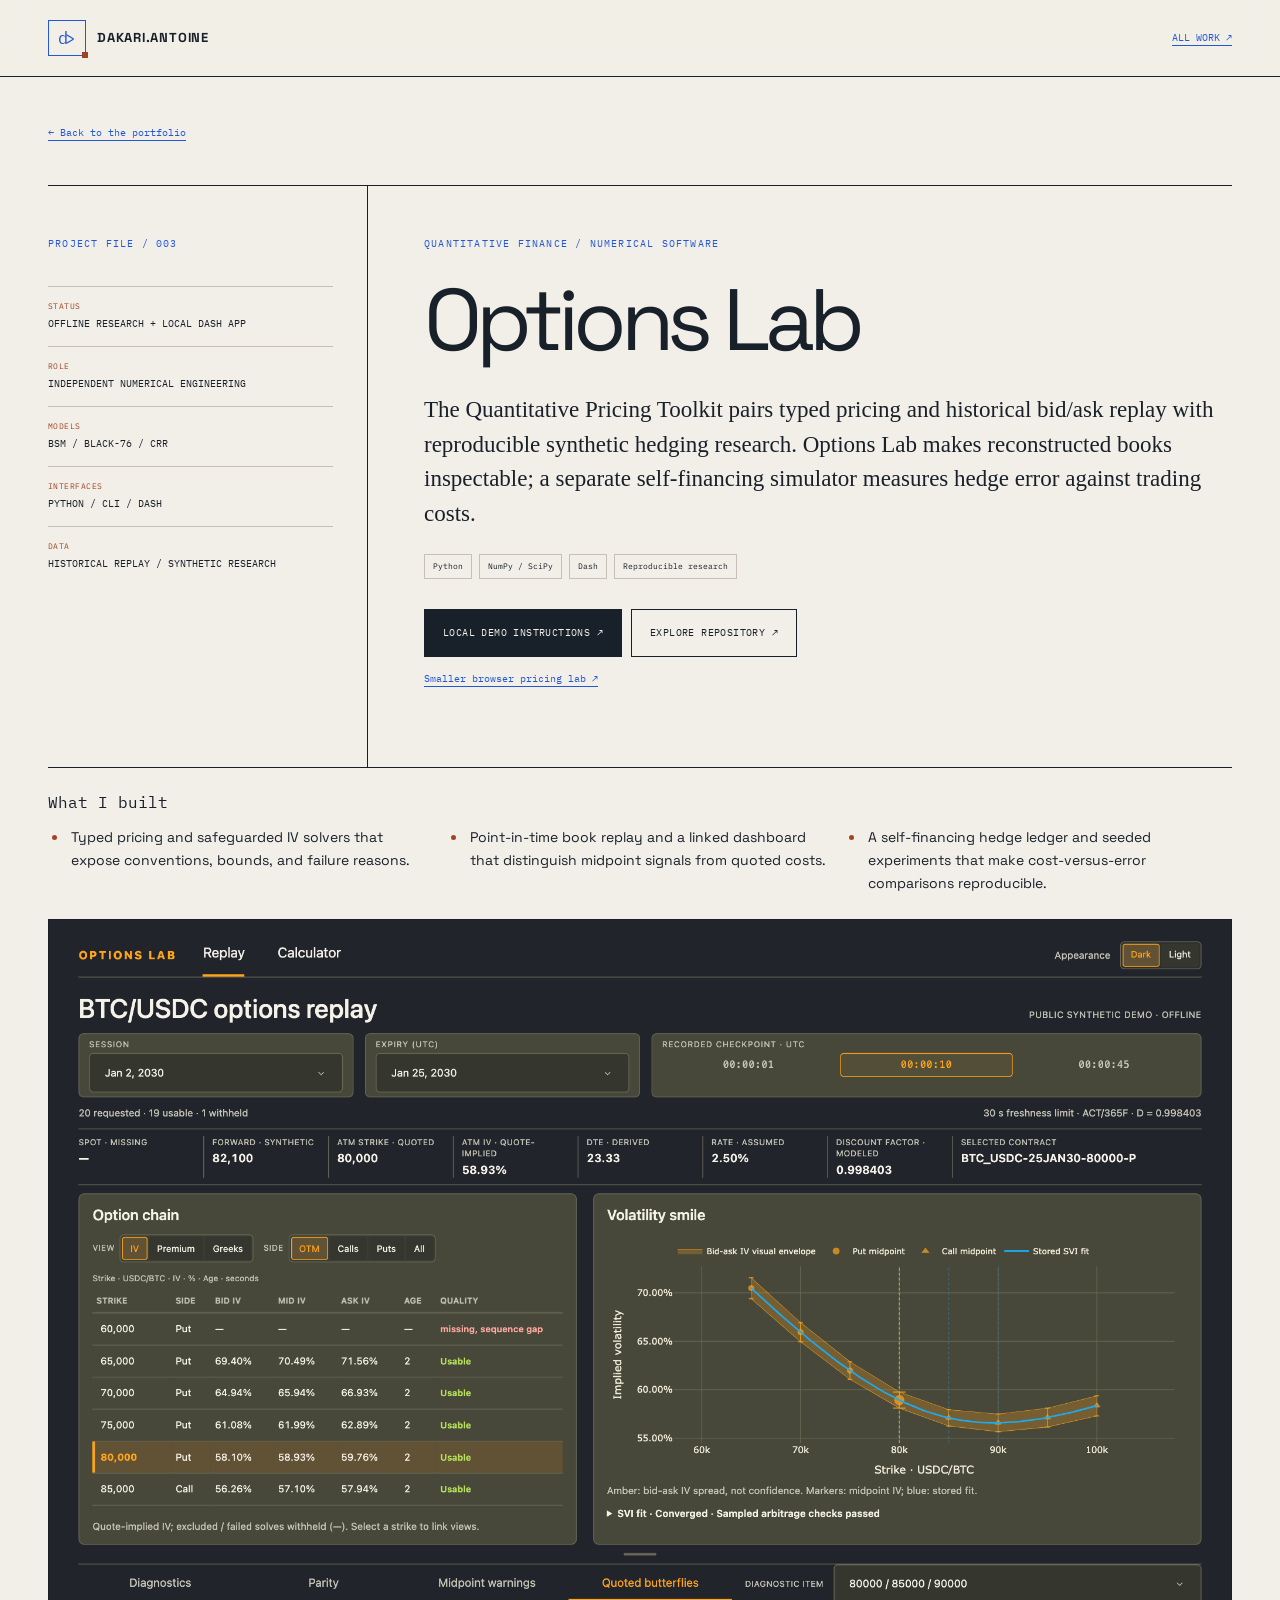
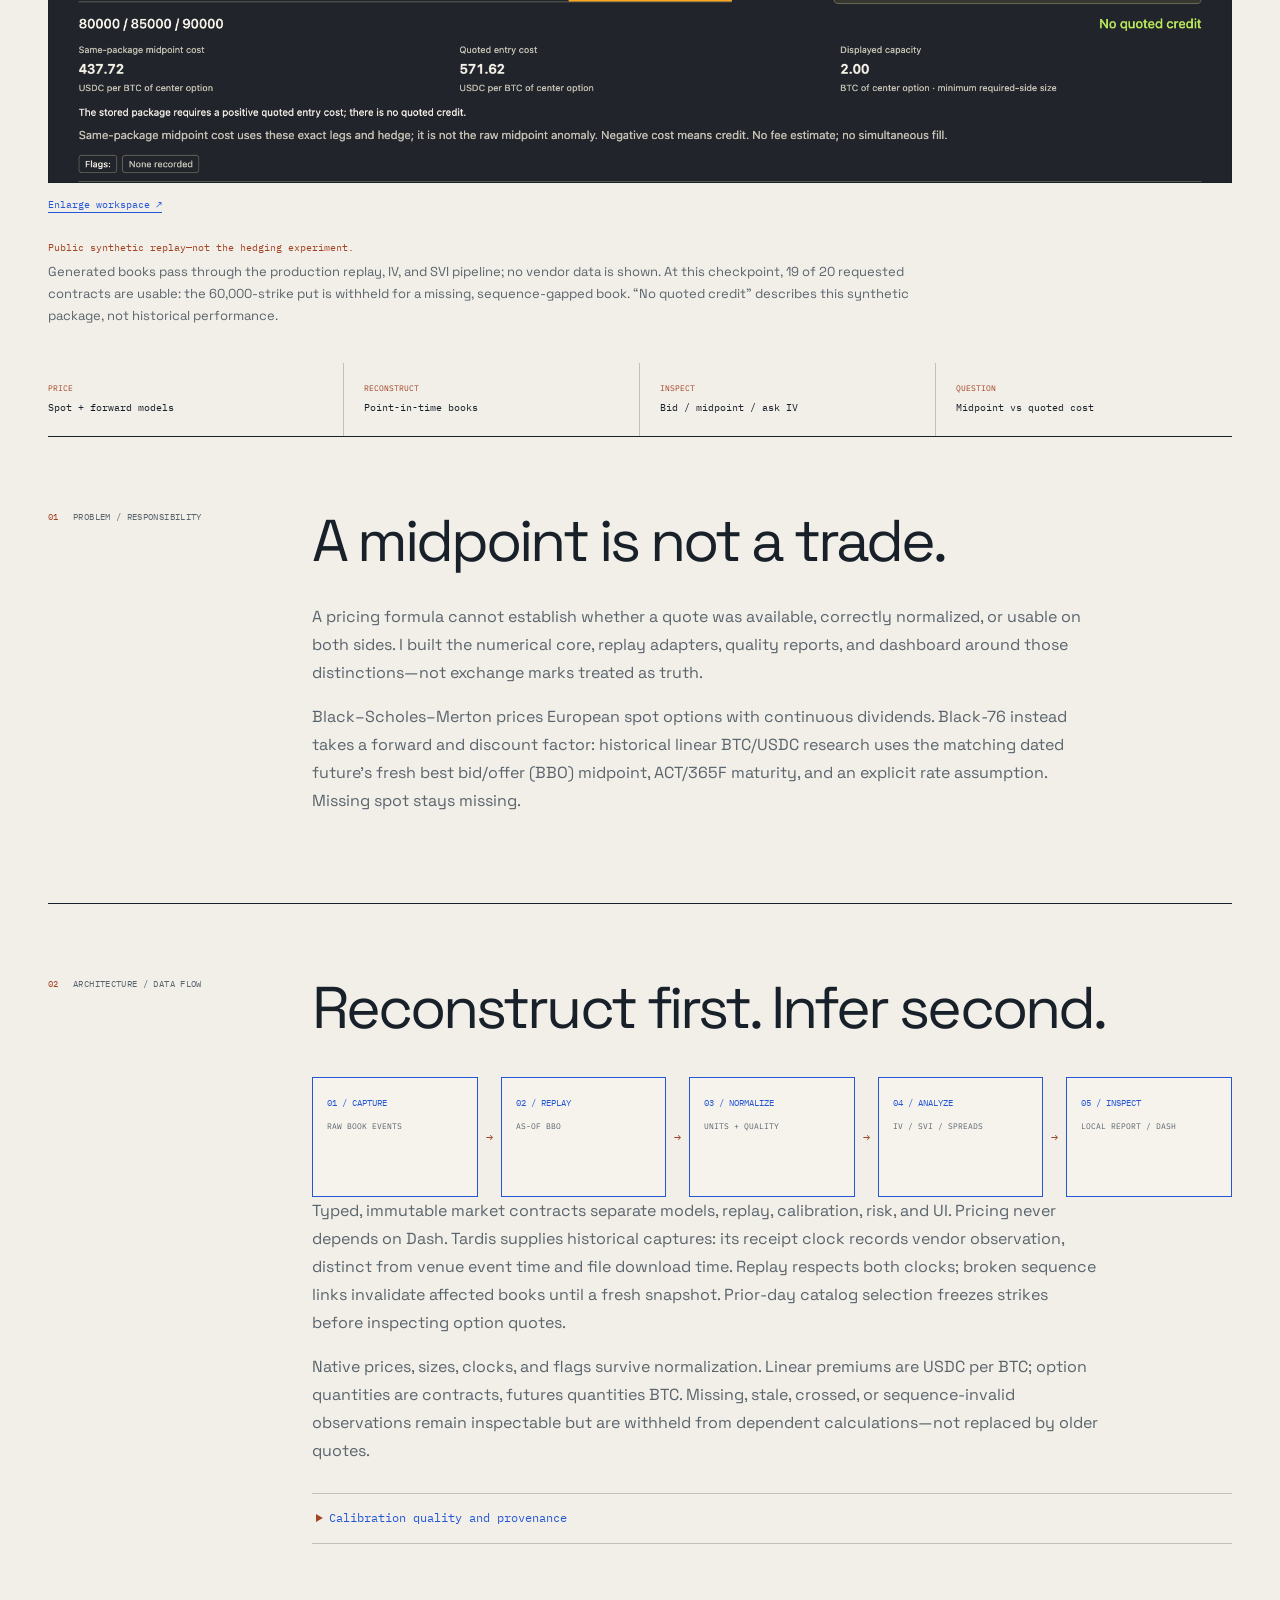
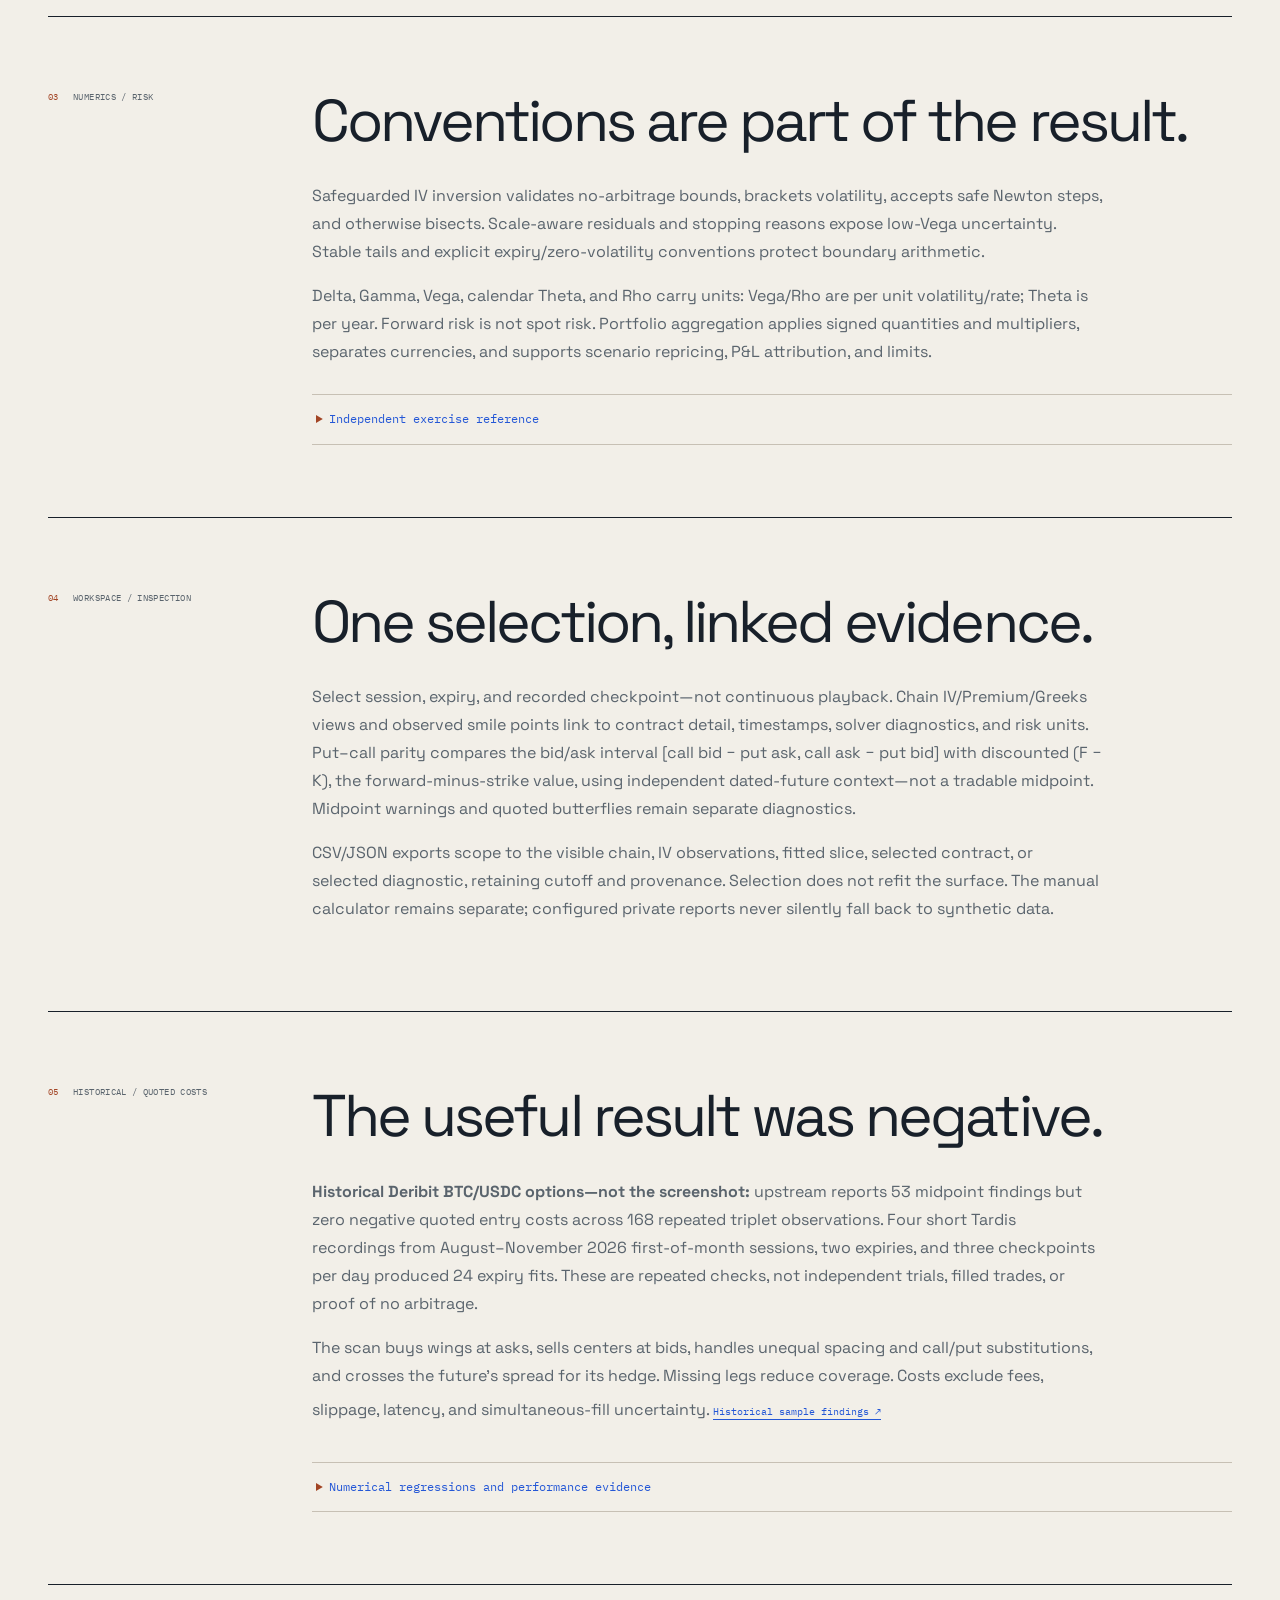
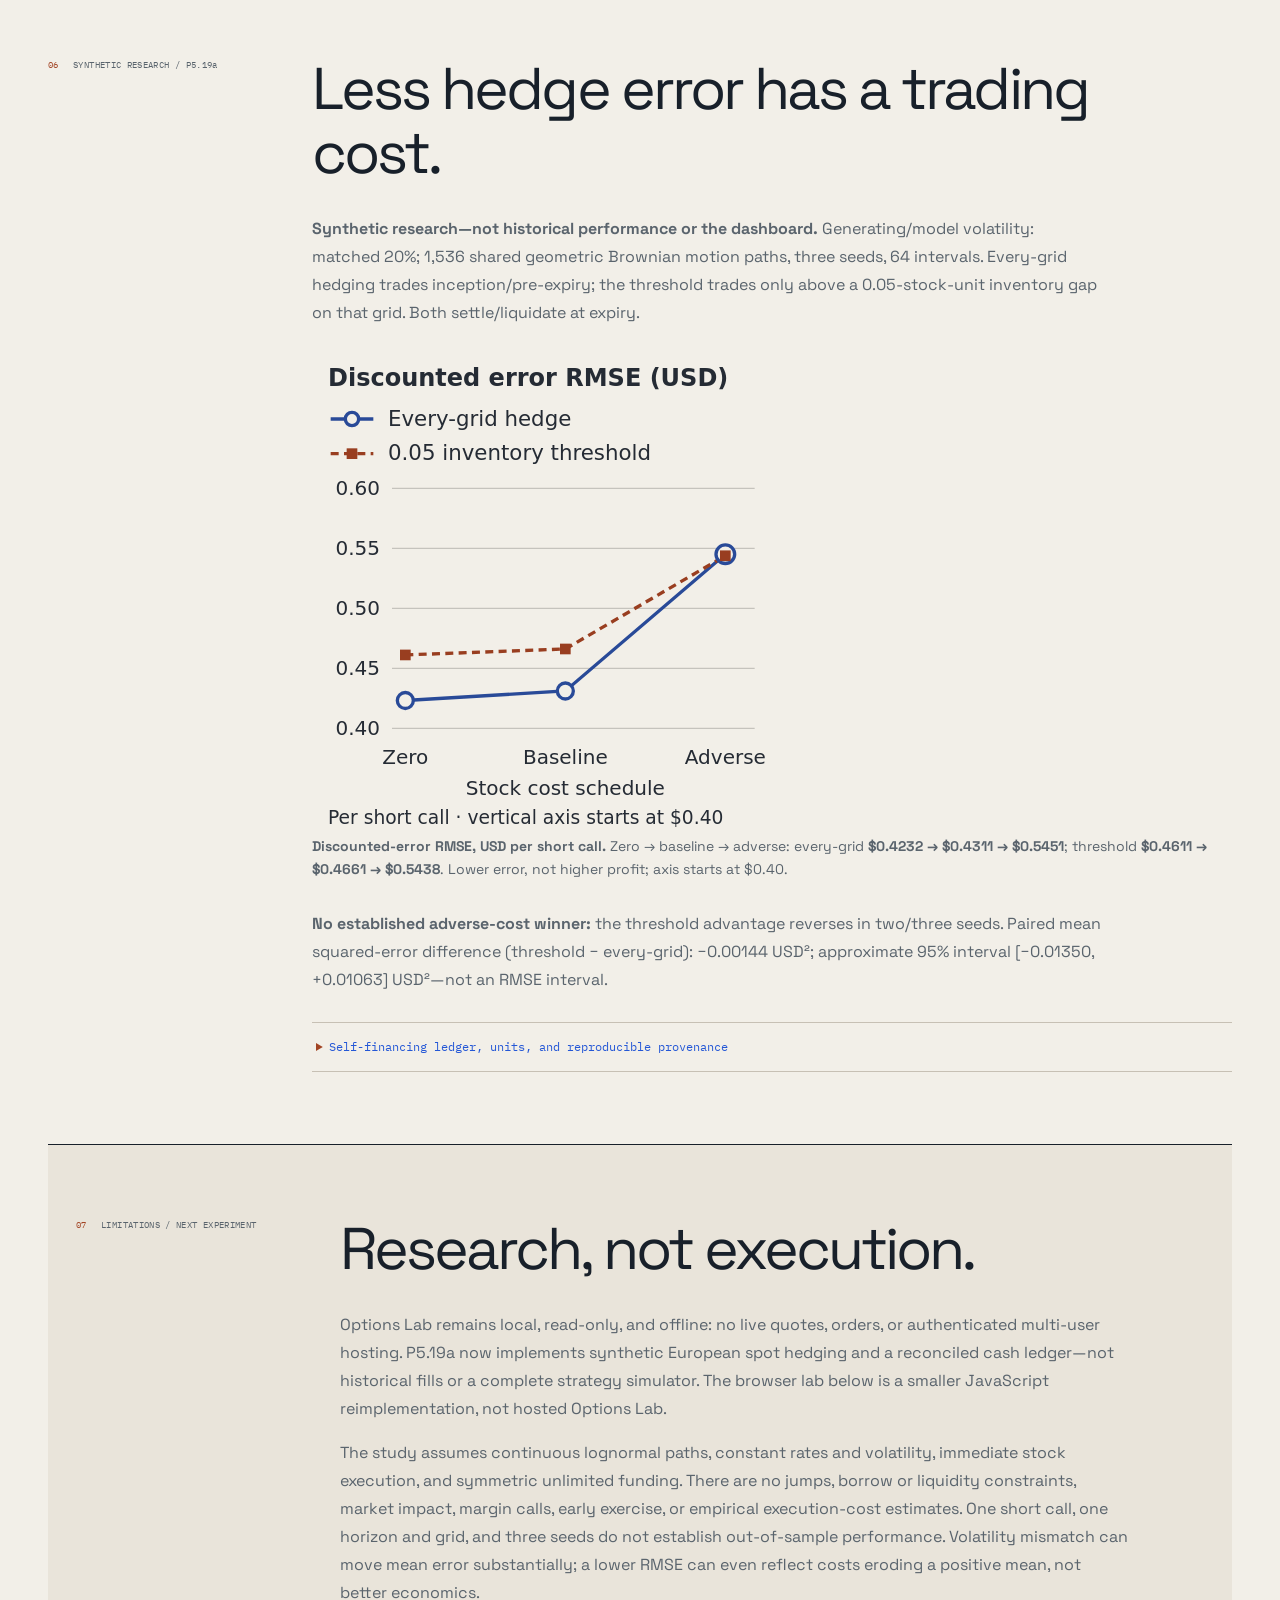
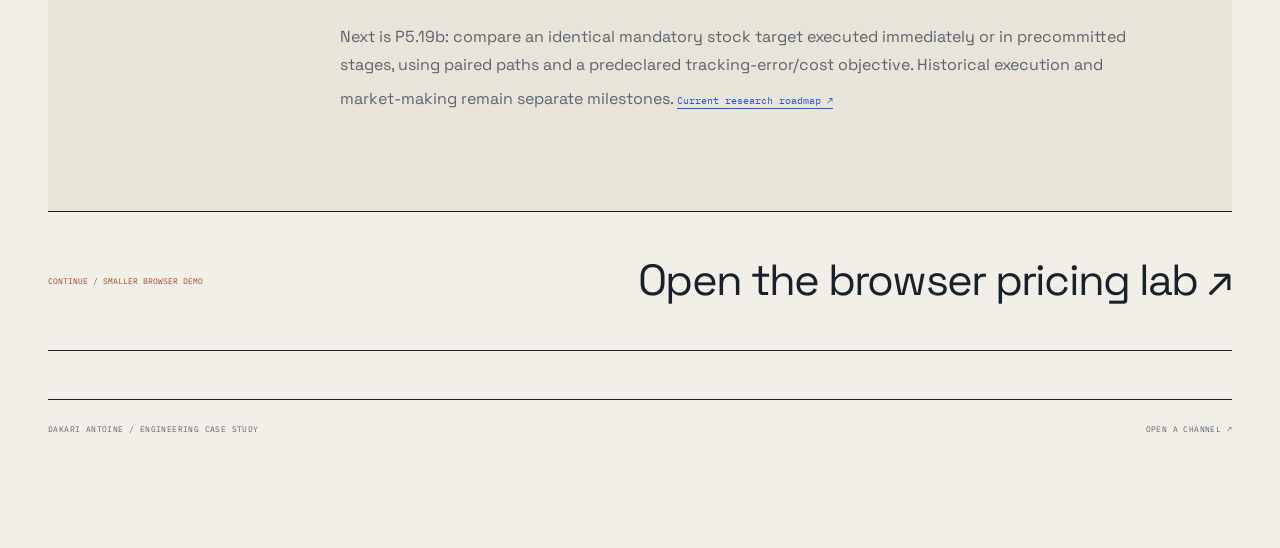
<file: project2.html>
<!doctype html>
<html lang="en">
  <head>
    <meta charset="utf-8" />
    <meta name="viewport" content="width=device-width, initial-scale=1, viewport-fit=cover, interactive-widget=resizes-content" />
    <meta name="theme-color" content="#f2efe8" />
    <meta name="description" content="Options Lab connects typed option pricing, historical bid/ask replay, and reproducible synthetic delta-hedging research with a self-financing cash ledger." />
    <title>Options Lab — Dakari Antoine</title>
    <link rel="canonical" href="https://karisheen.github.io/project2.html" />
    <meta property="og:title" content="Options Lab — Dakari Antoine" />
    <meta property="og:description" content="Typed pricing, historical bid/ask replay, and reproducible synthetic hedge-cost research—with explicit accounting and model boundaries." />
    <meta property="og:type" content="article" />
    <meta property="og:url" content="https://karisheen.github.io/project2.html" />
    <meta property="og:image" content="https://karisheen.github.io/assets/images/options-lab.png" />
    <meta property="og:image:width" content="2016" />
    <meta property="og:image:height" content="1470" />
    <meta property="og:image:alt" content="Options Lab public synthetic replay with an IV chain, volatility smile, and quoted butterfly diagnostics." />
    <meta name="twitter:card" content="summary_large_image" />
    <meta name="twitter:title" content="Options Lab — Dakari Antoine" />
    <meta name="twitter:description" content="Typed numerical engineering meets options research: a public synthetic dashboard, historical quoted-cost findings, and a self-financing hedging experiment." />
    <meta name="twitter:image" content="https://karisheen.github.io/assets/images/options-lab.png" />
    <meta name="twitter:image:alt" content="Public synthetic Options Lab replay, not live quotes or trading performance." />
    <link rel="icon" href="./assets/favicon.svg" type="image/svg+xml" />
    <link rel="stylesheet" href="./styles/main.css" />
    <script src="./scripts/image-viewer.js" defer></script>
  </head>
  <body>
    <a class="skip-link" href="#main">Skip to content</a>
    <header class="site-header"><div class="shell header-inner"><a class="brand" href="./index.html"><span class="brand-mark" aria-hidden="true">d&gt;</span> DAKARI.ANTOINE</a><a class="text-link" href="./index.html#work">ALL WORK ↗</a></div></header>
    <main id="main" class="shell case-main case-feature">
      <a class="text-link case-back" href="./index.html#black-scholes">← Back to the portfolio</a>
      <header class="case-hero">
        <aside class="case-index" aria-label="Project summary">
          <p class="eyebrow accent">PROJECT FILE / 003</p>
          <dl>
            <div><dt>STATUS</dt><dd>OFFLINE RESEARCH + LOCAL DASH APP</dd></div>
            <div><dt>ROLE</dt><dd>INDEPENDENT NUMERICAL ENGINEERING</dd></div>
            <div><dt>MODELS</dt><dd>BSM / BLACK-76 / CRR</dd></div>
            <div><dt>INTERFACES</dt><dd>PYTHON / CLI / DASH</dd></div>
            <div><dt>DATA</dt><dd>HISTORICAL REPLAY / SYNTHETIC RESEARCH</dd></div>
          </dl>
        </aside>
        <div class="case-intro">
          <p class="eyebrow accent">QUANTITATIVE FINANCE / NUMERICAL SOFTWARE</p>
          <h1>Options Lab</h1>
          <p class="case-lead">The Quantitative Pricing Toolkit pairs typed pricing and historical bid/ask replay with reproducible synthetic hedging research. Options Lab makes reconstructed books inspectable; a separate self-financing simulator measures hedge error against trading costs.</p>
          <div class="tags"><span class="tag">Python</span><span class="tag">NumPy / SciPy</span><span class="tag">Dash</span><span class="tag">Reproducible research</span></div>
          <div class="case-actions">
            <a class="button button-primary" href="https://github.com/karisheen/Black-Scholes-Pricing-Model/blob/87d2b71bbedcef439dc653e62f561e2dc4f3acd7/README.md#options-lab-dashboard" target="_blank" rel="noopener noreferrer">Local demo instructions ↗</a>
            <a class="button button-secondary" href="https://github.com/karisheen/Black-Scholes-Pricing-Model/tree/87d2b71bbedcef439dc653e62f561e2dc4f3acd7" target="_blank" rel="noopener noreferrer">Explore repository ↗</a>
          </div>
          <p><a class="text-link" href="./index.html#lab">Smaller browser pricing lab ↗</a></p>
        </div>
      </header>
      <section class="case-contributions" aria-labelledby="pricing-contributions-title">
        <h2 id="pricing-contributions-title">What I built</h2>
        <ul>
          <li>Typed pricing and safeguarded IV solvers that expose conventions, bounds, and failure reasons.</li>
          <li>Point-in-time book replay and a linked dashboard that distinguish midpoint signals from quoted costs.</li>
          <li>A self-financing hedge ledger and seeded experiments that make cost-versus-error comparisons reproducible.</li>
        </ul>
      </section>
      <figure class="case-plate">
        <a href="./assets/images/options-lab.png" aria-label="Enlarge workspace: Options Lab">
          <img src="./assets/images/options-lab.png" width="2016" height="1470" decoding="async" alt="Public synthetic Options Lab: session and checkpoint selectors, linked IV chain and smile, a withheld sequence-gap quote, and quoted butterflies marked No quoted credit." />
          <span class="text-link">Enlarge workspace ↗</span>
        </a>
        <figcaption><strong>Public synthetic replay—not the hedging experiment.</strong> Generated books pass through the production replay, IV, and SVI pipeline; no vendor data is shown. At this checkpoint, 19 of 20 requested contracts are usable: the 60,000-strike put is withheld for a missing, sequence-gapped book. “No quoted credit” describes this synthetic package, not historical performance.</figcaption>
      </figure>
      <section class="case-status" aria-label="System at a glance">
        <div><span>PRICE</span><strong>Spot + forward models</strong></div>
        <div><span>RECONSTRUCT</span><strong>Point-in-time books</strong></div>
        <div><span>INSPECT</span><strong>Bid / midpoint / ask IV</strong></div>
        <div><span>QUESTION</span><strong>Midpoint vs quoted cost</strong></div>
      </section>

      <section class="case-section" aria-labelledby="pricing-problem-title">
        <div class="case-section-label"><span>01</span> PROBLEM / RESPONSIBILITY</div>
        <div class="case-copy">
          <h2 id="pricing-problem-title">A midpoint is not a trade.</h2>
          <p>A pricing formula cannot establish whether a quote was available, correctly normalized, or usable on both sides. I built the numerical core, replay adapters, quality reports, and dashboard around those distinctions—not exchange marks treated as truth.</p>
          <p>Black–Scholes–Merton prices European spot options with continuous dividends. Black-76 instead takes a forward and discount factor: historical linear BTC/USDC research uses the matching dated future’s fresh best bid/offer (BBO) midpoint, ACT/365F maturity, and an explicit rate assumption. Missing spot stays missing.</p>
        </div>
      </section>

      <section class="case-section" aria-labelledby="pricing-architecture-title">
        <div class="case-section-label"><span>02</span> ARCHITECTURE / DATA FLOW</div>
        <div class="case-copy">
          <h2 id="pricing-architecture-title">Reconstruct first. Infer second.</h2>
          <div class="case-flow" role="group" aria-label="Historical captures flow through point-in-time books, normalized quotes, IV and fit diagnostics, then the local workspace.">
            <div class="case-flow-step"><b>01 / CAPTURE</b><span>RAW BOOK EVENTS</span></div>
            <span class="case-flow-arrow" aria-hidden="true">→</span>
            <div class="case-flow-step"><b>02 / REPLAY</b><span>AS-OF BBO</span></div>
            <span class="case-flow-arrow" aria-hidden="true">→</span>
            <div class="case-flow-step"><b>03 / NORMALIZE</b><span>UNITS + QUALITY</span></div>
            <span class="case-flow-arrow" aria-hidden="true">→</span>
            <div class="case-flow-step"><b>04 / ANALYZE</b><span>IV / SVI / SPREADS</span></div>
            <span class="case-flow-arrow" aria-hidden="true">→</span>
            <div class="case-flow-step"><b>05 / INSPECT</b><span>LOCAL REPORT / DASH</span></div>
          </div>
          <p>Typed, immutable market contracts separate models, replay, calibration, risk, and UI. Pricing never depends on Dash. Tardis supplies historical captures: its receipt clock records vendor observation, distinct from venue event time and file download time. Replay respects both clocks; broken sequence links invalidate affected books until a fresh snapshot. Prior-day catalog selection freezes strikes before inspecting option quotes.</p>
          <p>Native prices, sizes, clocks, and flags survive normalization. Linear premiums are USDC per BTC; option quantities are contracts, futures quantities BTC. Missing, stale, crossed, or sequence-invalid observations remain inspectable but are withheld from dependent calculations—not replaced by older quotes.</p>
          <details class="case-notes">
            <summary>Calibration quality and provenance</summary>
            <p>Bid, premium-midpoint, and ask IV are solved separately. SVI (Stochastic Volatility Inspired) models smile total variance by log-moneyness. Liquidity-weighted fits use eligible OTM midpoint observations, retaining rejections and residuals. Raw midpoint findings and fitted finite-grid strike, butterfly, and calendar checks remain separate; neither is a global arbitrage-free guarantee. <a class="text-link" href="https://github.com/karisheen/Black-Scholes-Pricing-Model/blob/87d2b71bbedcef439dc653e62f561e2dc4f3acd7/README.md#btcusdc-chain-and-iv-quality-report">Replay methodology ↗</a></p>
          </details>
        </div>
      </section>

      <section class="case-section" aria-labelledby="pricing-decisions-title">
        <div class="case-section-label"><span>03</span> NUMERICS / RISK</div>
        <div class="case-copy">
          <h2 id="pricing-decisions-title">Conventions are part of the result.</h2>
          <p>Safeguarded IV inversion validates no-arbitrage bounds, brackets volatility, accepts safe Newton steps, and otherwise bisects. Scale-aware residuals and stopping reasons expose low-Vega uncertainty. Stable tails and explicit expiry/zero-volatility conventions protect boundary arithmetic.</p>
          <p>Delta, Gamma, Vega, calendar Theta, and Rho carry units: Vega/Rho are per unit volatility/rate; Theta is per year. Forward risk is not spot risk. Portfolio aggregation applies signed quantities and multipliers, separates currencies, and supports scenario repricing, P&amp;L attribution, and limits.</p>
          <details class="case-notes">
            <summary>Independent exercise reference</summary>
            <p>A separate CRR binomial tree checks European convergence and American exercise with grid-aligned, escrowed cash dividends. It does not extend analytic BSM’s assumptions. Exercise diagnostics are risk-neutral model outputs, not assignment forecasts. <a class="text-link" href="https://github.com/karisheen/Black-Scholes-Pricing-Model/blob/87d2b71bbedcef439dc653e62f561e2dc4f3acd7/IMPLEMENTATION_SUMMARY.md#design-decisions">Model and risk decisions ↗</a></p>
          </details>
        </div>
      </section>

      <section class="case-section" aria-labelledby="pricing-workspace-title">
        <div class="case-section-label"><span>04</span> WORKSPACE / INSPECTION</div>
        <div class="case-copy">
          <h2 id="pricing-workspace-title">One selection, linked evidence.</h2>
          <p>Select session, expiry, and recorded checkpoint—not continuous playback. Chain IV/Premium/Greeks views and observed smile points link to contract detail, timestamps, solver diagnostics, and risk units. Put–call parity compares the bid/ask interval [call bid − put ask, call ask − put bid] with discounted (F − K), the forward-minus-strike value, using independent dated-future context—not a tradable midpoint. Midpoint warnings and quoted butterflies remain separate diagnostics.</p>
          <p>CSV/JSON exports scope to the visible chain, IV observations, fitted slice, selected contract, or selected diagnostic, retaining cutoff and provenance. Selection does not refit the surface. The manual calculator remains separate; configured private reports never silently fall back to synthetic data.</p>
        </div>
      </section>

      <section class="case-section" aria-labelledby="pricing-evidence-title">
        <div class="case-section-label"><span>05</span> HISTORICAL / QUOTED COSTS</div>
        <div class="case-copy">
          <h2 id="pricing-evidence-title">The useful result was negative.</h2>
          <p><strong>Historical Deribit BTC/USDC options—not the screenshot:</strong> upstream reports 53 midpoint findings but zero negative quoted entry costs across 168 repeated triplet observations. Four short Tardis recordings from August–November 2026 first-of-month sessions, two expiries, and three checkpoints per day produced 24 expiry fits. These are repeated checks, not independent trials, filled trades, or proof of no arbitrage.</p>
          <p>The scan buys wings at asks, sells centers at bids, handles unequal spacing and call/put substitutions, and crosses the future’s spread for its hedge. Missing legs reduce coverage. Costs exclude fees, slippage, latency, and simultaneous-fill uncertainty. <a class="text-link" href="https://github.com/karisheen/Black-Scholes-Pricing-Model/blob/87d2b71bbedcef439dc653e62f561e2dc4f3acd7/README.md#freeze-strikes-from-the-tardis-catalog">Historical sample findings ↗</a></p>
          <details class="case-notes">
            <summary>Numerical regressions and performance evidence</summary>
            <p>Regressions cover reference prices, finite-difference Greeks, parity, bounds, scale-invariant IV, and causal late-arrival/gap recovery. <a class="text-link" href="https://github.com/karisheen/Black-Scholes-Pricing-Model/blob/87d2b71bbedcef439dc653e62f561e2dc4f3acd7/.github/workflows/ci.yml">Python 3.10/3.13 CI</a> runs tests, Ruff, strict mypy, and distribution builds with locked dependencies.</p>
            <p>The <a class="text-link" href="https://github.com/karisheen/Black-Scholes-Pricing-Model/blob/87d2b71bbedcef439dc653e62f561e2dc4f3acd7/BENCHMARKS.md">reported reference benchmark</a> prices 10,000 heterogeneous calls: 2.072 seconds scalar versus 1.644 milliseconds batched, about 1,261× on CPython 3.13.5/NumPy 2.5.1. Both validate inputs and compare correctness before timing. This amortizes Python overhead; it is not dashboard latency or a portable speed guarantee.</p>
          </details>
        </div>
      </section>

      <section class="case-section" aria-labelledby="pricing-hedging-title">
        <div class="case-section-label"><span>06</span> SYNTHETIC RESEARCH / P5.19a</div>
        <div class="case-copy">
          <h2 id="pricing-hedging-title">Less hedge error has a trading cost.</h2>
          <p><strong>Synthetic research—not historical performance or the dashboard.</strong> Generating/model volatility: matched 20%; 1,536 shared geometric Brownian motion paths, three seeds, 64 intervals. Every-grid hedging trades inception/pre-expiry; the threshold trades only above a 0.05-stock-unit inventory gap on that grid. Both settle/liquidate at expiry.</p>
          <figure class="case-research-chart">
            <img src="./assets/images/hedge-cost-error.svg" width="360" height="360" loading="lazy" decoding="async" alt="Cost schedule versus discounted hedging-error RMSE for two policies at matched 20% volatility. Exact values follow." aria-describedby="hedge-chart-description" />
            <figcaption id="hedge-chart-description"><strong>Discounted-error RMSE, USD per short call.</strong> Zero → baseline → adverse: every-grid <strong>$0.4232 → $0.4311 → $0.5451</strong>; threshold <strong>$0.4611 → $0.4661 → $0.5438</strong>. Lower error, not higher profit; axis starts at $0.40.</figcaption>
          </figure>
          <p><strong>No established adverse-cost winner:</strong> the threshold advantage reverses in two/three seeds. Paired mean squared-error difference (threshold − every-grid): −0.00144 USD²; approximate 95% interval [−0.01350, +0.01063] USD²—not an RMSE interval.</p>
          <details class="case-notes">
            <summary>Self-financing ledger, units, and reproducible provenance</summary>
            <p>One short European call, multiplier 1: spot/strike $100, maturity 0.25 ACT/365F years, funding/drift 3%, no dividends. The self-financing ledger starts with zero cash/inventory, receives BSM premium, and tracks trades, symmetric funding, costs, settlement, and liquidation without capital injections. Discounted terminal equity measures error; RMSE retains bias.</p>
            <p>Half-spread/slippage/fee schedules (basis points): zero 0/0/0, baseline 1/0.5/0.5, adverse 5/2/2. Fees use executed stock notional; spread/slippage use mid notional. Opening/liquidation included; option transaction costs excluded.</p>
            <p>Pinned <a class="text-link" href="https://github.com/karisheen/Black-Scholes-Pricing-Model/blob/87d2b71bbedcef439dc653e62f561e2dc4f3acd7/src/quant_pricing/hedging.py">source: 87d2b71</a>. Reproduction yielded byte-identical <a class="text-link" href="https://github.com/karisheen/Black-Scholes-Pricing-Model/blob/87d2b71bbedcef439dc653e62f561e2dc4f3acd7/docs/hedging-results.csv">54-scenario results</a>; six matched-volatility rows appear here. Policies share paths; rows are not independent samples. <a class="text-link" href="https://github.com/karisheen/Black-Scholes-Pricing-Model/blob/87d2b71bbedcef439dc653e62f561e2dc4f3acd7/examples/hedging_experiment.json">Frozen configuration</a>; <a class="text-link" href="https://github.com/karisheen/Black-Scholes-Pricing-Model/blob/87d2b71bbedcef439dc653e62f561e2dc4f3acd7/docs/hedging-research.md#reproduction-and-evidence">reproduction/fingerprints</a>. From the installed repository, run <code>uv run python -m quant_pricing.hedge_experiment examples/hedging_experiment.json --output-dir /tmp/hedging-experiment</code>.</p>
          </details>
        </div>
      </section>

      <section class="case-section case-limitations" aria-labelledby="pricing-limitations-title">
        <div class="case-section-label"><span>07</span> LIMITATIONS / NEXT EXPERIMENT</div>
        <div class="case-copy">
          <h2 id="pricing-limitations-title">Research, not execution.</h2>
          <p>Options Lab remains local, read-only, and offline: no live quotes, orders, or authenticated multi-user hosting. P5.19a now implements synthetic European spot hedging and a reconciled cash ledger—not historical fills or a complete strategy simulator. The browser lab below is a smaller JavaScript reimplementation, not hosted Options Lab.</p>
          <p>The study assumes continuous lognormal paths, constant rates and volatility, immediate stock execution, and symmetric unlimited funding. There are no jumps, borrow or liquidity constraints, market impact, margin calls, early exercise, or empirical execution-cost estimates. One short call, one horizon and grid, and three seeds do not establish out-of-sample performance. Volatility mismatch can move mean error substantially; a lower RMSE can even reflect costs eroding a positive mean, not better economics.</p>
          <p>Next is P5.19b: compare an identical mandatory stock target executed immediately or in precommitted stages, using paired paths and a predeclared tracking-error/cost objective. Historical execution and market-making remain separate milestones. <a class="text-link" href="https://github.com/karisheen/Black-Scholes-Pricing-Model/blob/87d2b71bbedcef439dc653e62f561e2dc4f3acd7/ROADMAP.md#p5--systematic-trading-and-market-making-research">Current research roadmap ↗</a></p>
        </div>
      </section>
      <nav class="case-next" aria-label="Next destination"><span>CONTINUE / SMALLER BROWSER DEMO</span><a href="./index.html#lab">Open the browser pricing lab ↗</a></nav>
      <footer class="footer"><span>DAKARI ANTOINE / ENGINEERING CASE STUDY</span><a href="./index.html#contact">OPEN A CHANNEL ↗</a></footer>
    </main>
  </body>
</html>
</file>
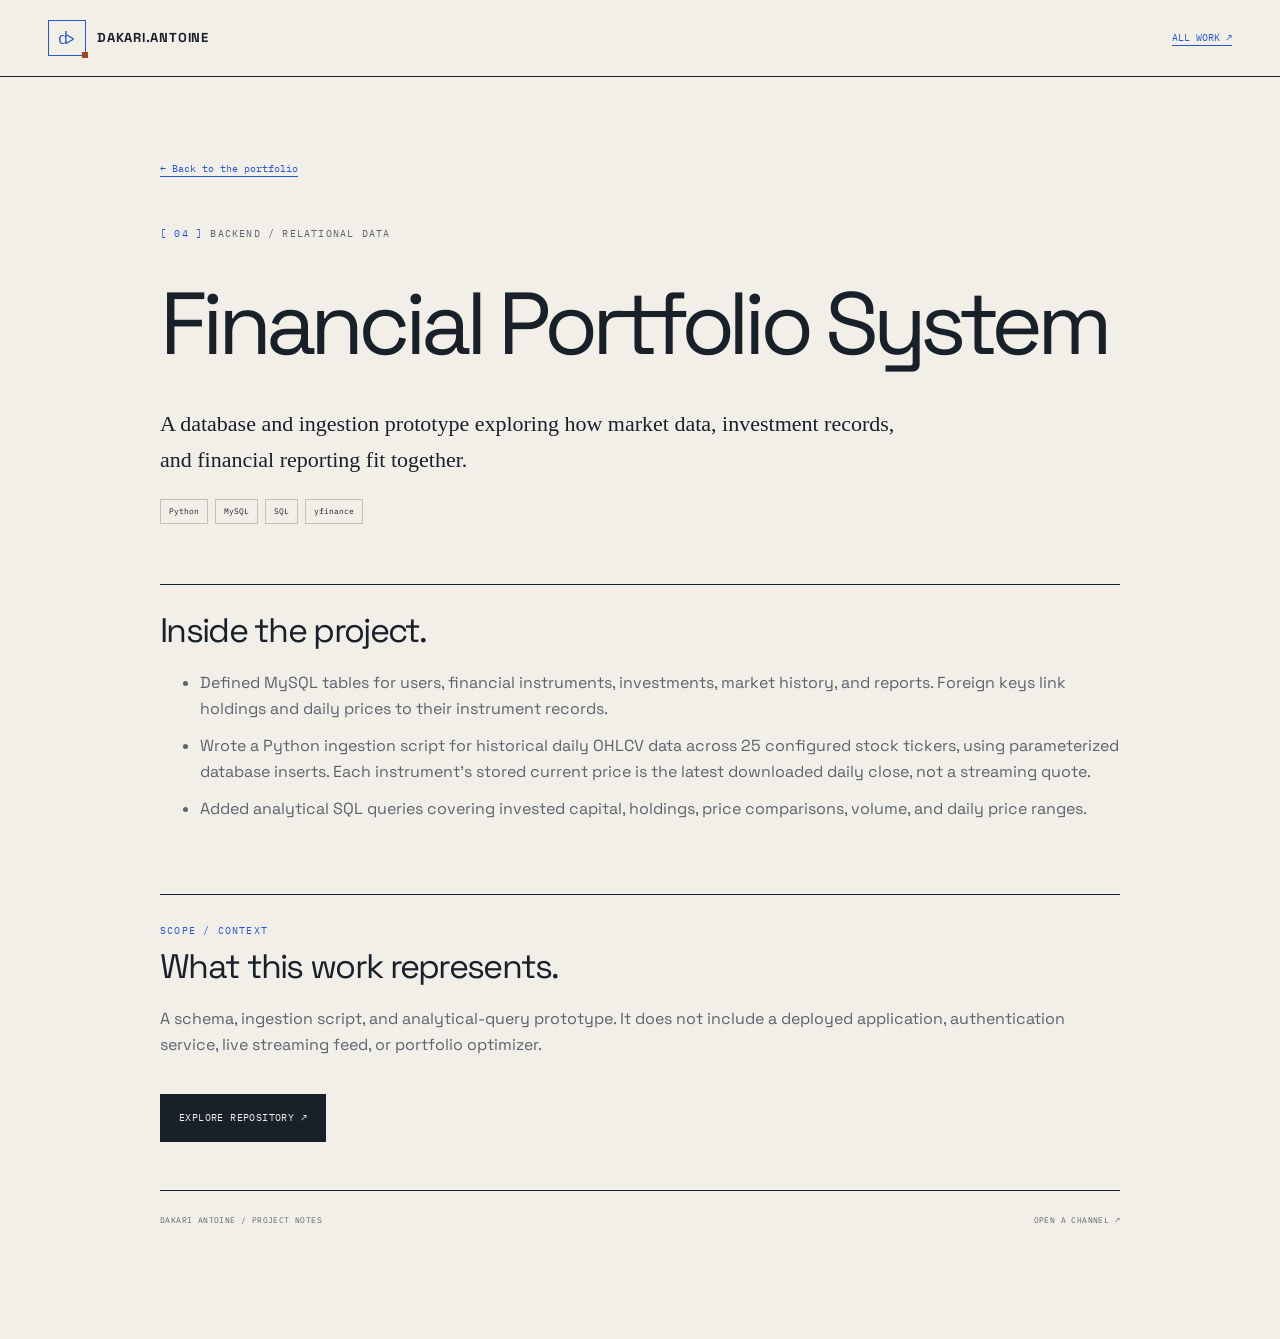
<file: project3.html>
<!doctype html>
<html lang="en">
  <head>
    <meta charset="utf-8" />
    <meta name="viewport" content="width=device-width, initial-scale=1, viewport-fit=cover, interactive-widget=resizes-content" />
    <meta name="theme-color" content="#f2efe8" />
    <meta
      name="description"
      content="A database and ingestion prototype exploring how market data, investment records, and financial reporting fit together."
    />
    <title>Financial Portfolio System — Dakari Antoine</title>
    <link rel="icon" href="./assets/favicon.svg" type="image/svg+xml" />
    <link rel="stylesheet" href="./styles/main.css" />
  </head>
  <body>
    <a class="skip-link" href="#main">Skip to content</a>
    <header class="site-header">
      <div class="shell header-inner">
        <a class="brand" href="./index.html"
          ><span class="brand-mark" aria-hidden="true">d&gt;</span>
          DAKARI.ANTOINE</a
        ><a class="text-link" href="./index.html#work">ALL WORK ↗</a>
      </div>
    </header>
    <main id="main" class="shell detail-main">
      <a class="text-link" href="./index.html#portfolio-system"
        >← Back to the portfolio</a
      >
      <p class="eyebrow" style="margin-top: 35px">
        <span class="accent">[ 04 ]</span> BACKEND / RELATIONAL DATA
      </p>
      <h1>Financial Portfolio System</h1>
      <p class="detail-lead">
        A database and ingestion prototype exploring how market data, investment
        records, and financial reporting fit together.
      </p>
      <div class="tags">
        <span class="tag">Python</span><span class="tag">MySQL</span
        ><span class="tag">SQL</span><span class="tag">yfinance</span>
      </div>
      <section class="detail-section" aria-labelledby="implementation-title">
        <h2 id="implementation-title">Inside the project.</h2>
        <ul>
          <li>
            Defined MySQL tables for users, financial instruments, investments,
            market history, and reports. Foreign keys link holdings and daily
            prices to their instrument records.
          </li>
          <li>
            Wrote a Python ingestion script for historical daily OHLCV data
            across 25 configured stock tickers, using parameterized database
            inserts. Each instrument's stored current price is the latest
            downloaded daily close, not a streaming quote.
          </li>
          <li>
            Added analytical SQL queries covering invested capital, holdings,
            price comparisons, volume, and daily price ranges.
          </li>
        </ul>
      </section>
      <section class="detail-section" aria-labelledby="scope-title">
        <p class="eyebrow accent">SCOPE / CONTEXT</p>
        <h2 id="scope-title">What this work represents.</h2>
        <p>
          A schema, ingestion script, and analytical-query prototype. It does
          not include a deployed application, authentication service, live
          streaming feed, or portfolio optimizer.
        </p>
        <a
          class="button button-primary"
          href="https://github.com/karisheen/Financial-Management-Portfolio-System"
          target="_blank"
          rel="noopener noreferrer"
          >Explore repository ↗</a
        >
      </section>
      <footer class="footer">
        <span>DAKARI ANTOINE / PROJECT NOTES</span
        ><a href="./index.html#contact">OPEN A CHANNEL ↗</a>
      </footer>
    </main>
  </body>
</html>
</file>
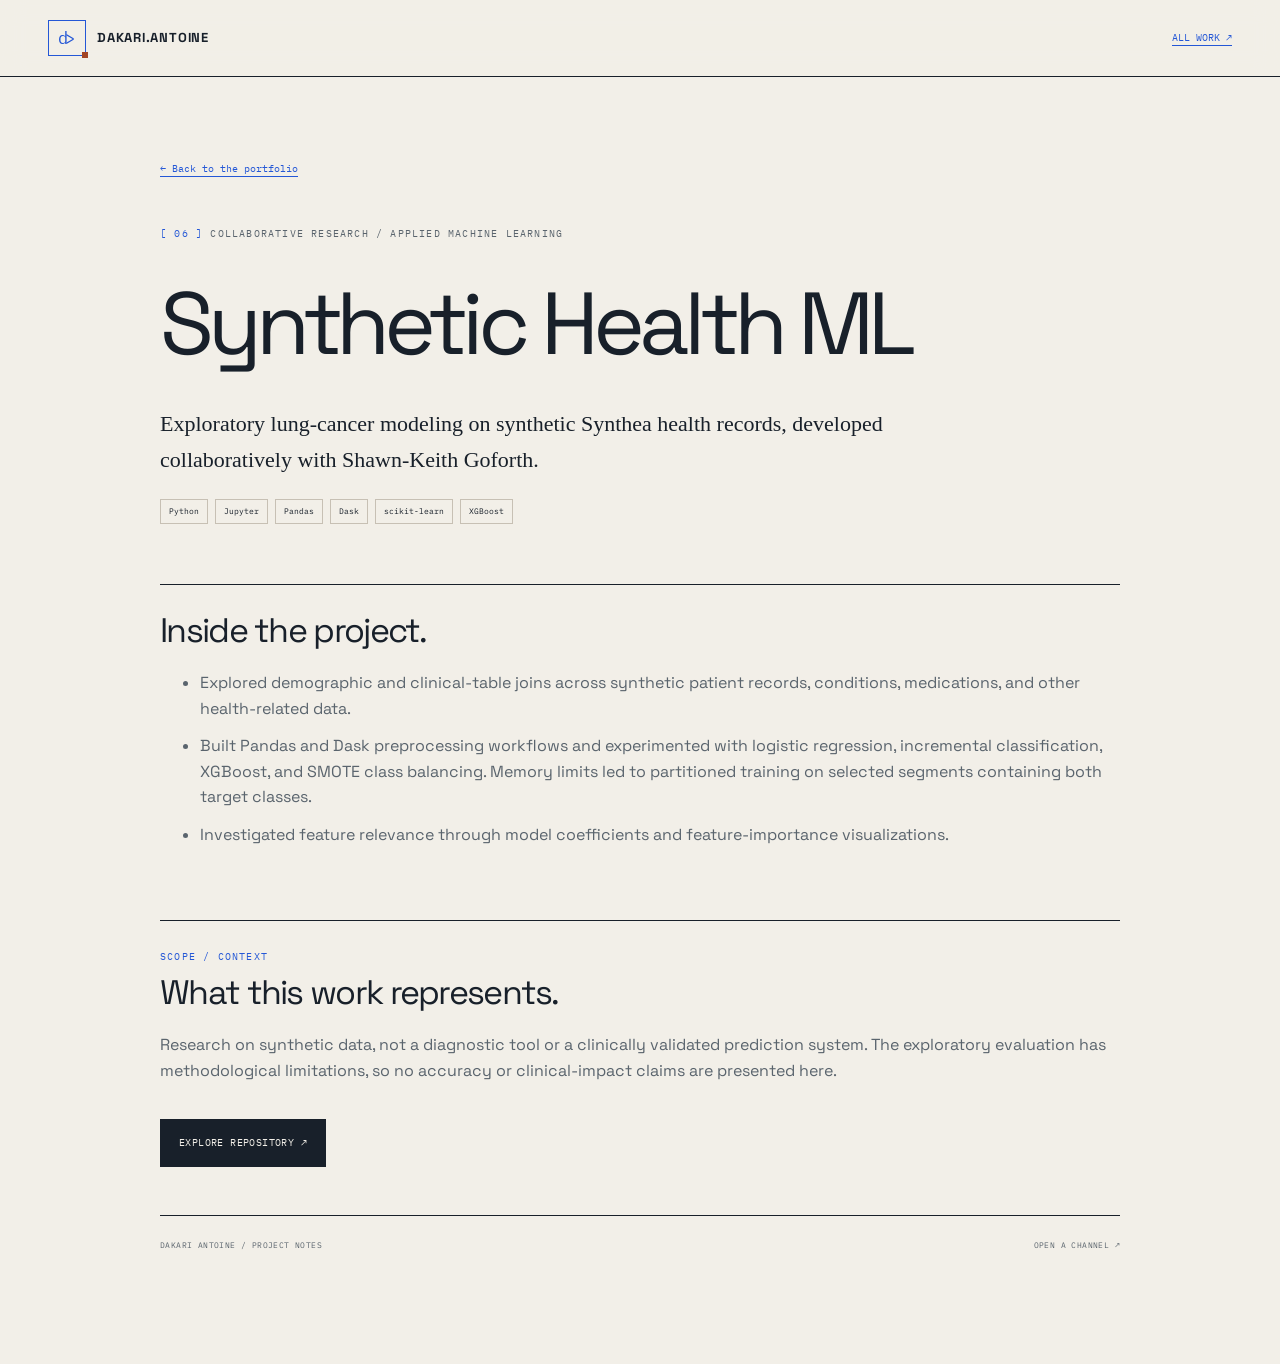
<file: project4.html>
<!doctype html>
<html lang="en">
  <head>
    <meta charset="utf-8" />
    <meta name="viewport" content="width=device-width, initial-scale=1, viewport-fit=cover, interactive-widget=resizes-content" />
    <meta name="theme-color" content="#f2efe8" />
    <meta
      name="description"
      content="Exploratory lung-cancer modeling on synthetic Synthea health records, developed collaboratively with Shawn-Keith Goforth."
    />
    <title>Synthetic Health ML — Dakari Antoine</title>
    <link rel="icon" href="./assets/favicon.svg" type="image/svg+xml" />
    <link rel="stylesheet" href="./styles/main.css" />
  </head>
  <body>
    <a class="skip-link" href="#main">Skip to content</a>
    <header class="site-header">
      <div class="shell header-inner">
        <a class="brand" href="./index.html"
          ><span class="brand-mark" aria-hidden="true">d&gt;</span>
          DAKARI.ANTOINE</a
        ><a class="text-link" href="./index.html#work">ALL WORK ↗</a>
      </div>
    </header>
    <main id="main" class="shell detail-main">
      <a class="text-link" href="./index.html#lung-research"
        >← Back to the portfolio</a
      >
      <p class="eyebrow" style="margin-top: 35px">
        <span class="accent">[ 06 ]</span> COLLABORATIVE RESEARCH / APPLIED
        MACHINE LEARNING
      </p>
      <h1>Synthetic Health ML</h1>
      <p class="detail-lead">
        Exploratory lung-cancer modeling on synthetic Synthea health records,
        developed collaboratively with Shawn-Keith Goforth.
      </p>
      <div class="tags">
        <span class="tag">Python</span><span class="tag">Jupyter</span
        ><span class="tag">Pandas</span><span class="tag">Dask</span
        ><span class="tag">scikit-learn</span><span class="tag">XGBoost</span>
      </div>
      <section class="detail-section" aria-labelledby="implementation-title">
        <h2 id="implementation-title">Inside the project.</h2>
        <ul>
          <li>
            Explored demographic and clinical-table joins across synthetic
            patient records, conditions, medications, and other health-related
            data.
          </li>
          <li>
            Built Pandas and Dask preprocessing workflows and experimented with
            logistic regression, incremental classification, XGBoost, and SMOTE
            class balancing. Memory limits led to partitioned training on
            selected segments containing both target classes.
          </li>
          <li>
            Investigated feature relevance through model coefficients and
            feature-importance visualizations.
          </li>
        </ul>
      </section>
      <section class="detail-section" aria-labelledby="scope-title">
        <p class="eyebrow accent">SCOPE / CONTEXT</p>
        <h2 id="scope-title">What this work represents.</h2>
        <p>
          Research on synthetic data, not a diagnostic tool or a clinically
          validated prediction system. The exploratory evaluation has
          methodological limitations, so no accuracy or clinical-impact claims
          are presented here.
        </p>
        <a
          class="button button-primary"
          href="https://github.com/karisheen/Predicting-Lung-Cancer"
          target="_blank"
          rel="noopener noreferrer"
          >Explore repository ↗</a
        >
      </section>
      <footer class="footer">
        <span>DAKARI ANTOINE / PROJECT NOTES</span
        ><a href="./index.html#contact">OPEN A CHANNEL ↗</a>
      </footer>
    </main>
  </body>
</html>
</file>
<file: styles/main.css>
@font-face {
  font-family: "Space Grotesk";
  src: url("../assets/fonts/space-grotesk-regular.ttf") format("truetype");
  font-weight: 400;
  font-display: swap;
}
@font-face {
  font-family: "Space Grotesk";
  src: url("../assets/fonts/space-grotesk-bold.ttf") format("truetype");
  font-weight: 700;
  font-display: swap;
}
@font-face {
  font-family: "IBM Plex Mono";
  src: url("../assets/fonts/ibm-plex-mono-regular.ttf") format("truetype");
  font-weight: 400;
  font-display: swap;
}

:root {
  color-scheme: light;
  --bg: #f2efe8;
  --panel: #e9e4da;
  --surface: #f8f6f0;
  --text: #18202a;
  --muted: #5a646d;
  --line: #c7c0b4;
  --line-strong: #18202a;
  --accent: #2457d6;
  --signal: #a24424;
  --ink: #f8f6f0;
  --mono: "IBM Plex Mono", monospace;
  --sans: "Space Grotesk", Arial, sans-serif;
  --serif: Georgia, "Times New Roman", serif;
  --ease-out: cubic-bezier(0.23, 1, 0.32, 1);
  --ease-in-out: cubic-bezier(0.77, 0, 0.175, 1);
  --duration-press: 140ms;
  --duration-ui: 180ms;
}

* { box-sizing: border-box; }
html { scroll-behavior: smooth; scroll-padding-top: 96px; -webkit-text-size-adjust: 100%; }
body {
  margin: 0;
  background: var(--bg);
  color: var(--text);
  font: 16px/1.6 var(--sans);
  -webkit-font-smoothing: antialiased;
}
body:has(dialog[open]) { overflow: hidden; }
::selection { background: var(--accent); color: #fff; }
a { color: inherit; text-decoration: none; }
button, input { font: inherit; }
button, a, input, summary { -webkit-tap-highlight-color: transparent; }
button, a { touch-action: manipulation; }
button { color: inherit; cursor: pointer; user-select: none; -webkit-user-select: none; -webkit-touch-callout: none; }
button:disabled { cursor: default; }
button:focus-visible, a:focus-visible, input:focus-visible, summary:focus-visible {
  outline: 3px solid var(--signal);
  outline-offset: 4px;
}
[hidden] { display: none !important; }
svg, img { display: block; max-width: 100%; }
p, h1, h2, h3 { margin-top: 0; }
p { color: var(--muted); }
h1, h2, h3 { line-height: 1.04; letter-spacing: -0.05em; }
h2 { font-size: clamp(42px, 5vw, 72px); font-weight: 400; margin-bottom: 0; }
h3 { font-size: 28px; font-weight: 400; }

.shell { width: min(1320px, calc(100% - 96px)); margin-inline: auto; padding-inline: env(safe-area-inset-left, 0px) env(safe-area-inset-right, 0px); }
.mono, .eyebrow, .tag, .button, .nav-link, .project-meta, .text-link { font-family: var(--mono); }
.eyebrow {
  font-size: 10px;
  text-transform: uppercase;
  letter-spacing: 0.12em;
  color: var(--muted);
}
.accent { color: var(--accent); }
.skip-link {
  position: fixed;
  left: 18px;
  top: -100px;
  background: var(--text);
  color: var(--bg);
  padding: 12px 15px;
  z-index: 100;
  font: 11px var(--mono);
}
.skip-link:focus { top: 12px; }

.site-header {
  position: sticky;
  top: 0;
  z-index: 10;
  padding-top: env(safe-area-inset-top, 0px);
  background: rgba(242, 239, 232, 0.96);
  border-bottom: 1px solid var(--line-strong);
  backdrop-filter: blur(12px);
}
.header-inner {
  min-height: 76px;
  display: flex;
  align-items: center;
  justify-content: space-between;
  gap: 28px;
}
.brand {
  display: flex;
  align-items: center;
  gap: 11px;
  font-size: 13px;
  font-weight: 700;
  letter-spacing: 0.06em;
  white-space: nowrap;
}
.brand-mark {
  font: 17px var(--mono);
  color: var(--accent);
  border: 1px solid var(--accent);
  width: 38px;
  height: 36px;
  display: grid;
  place-items: center;
  letter-spacing: -0.15em;
  padding-right: 3px;
  position: relative;
}
.brand-mark:after {
  content: "";
  position: absolute;
  width: 6px;
  height: 6px;
  right: -3px;
  bottom: -3px;
  background: var(--signal);
}
.site-nav { display: flex; gap: 30px; align-items: center; }
.nav-link {
  font-size: 10px;
  letter-spacing: 0.08em;
  color: var(--muted);
  padding: 12px 0;
}
.nav-link[aria-current] { color: var(--accent); }
.nav-link span { color: var(--signal); margin-right: 7px; font-size: 9px; }
.command-trigger {
  border: 1px solid var(--line-strong);
  background: transparent;
  display: flex;
  align-items: center;
  gap: 20px;
  padding: 9px 11px;
  font: 10px var(--mono);
  transition: background var(--duration-ui), color var(--duration-ui), transform var(--duration-press) var(--ease-out);
}
kbd { font: 9px var(--mono); color: var(--muted); border: 1px solid var(--line); padding: 3px 5px; }

.hero { position: relative; }
.hero-topline {
  display: flex;
  justify-content: space-between;
  align-items: center;
  padding: 20px 0;
  border-bottom: 1px solid var(--line);
  gap: 16px;
}
.status { display: flex; align-items: center; gap: 9px; }
.status-dot { width: 7px; height: 7px; background: var(--signal); display: inline-block; }
.hero-grid {
  display: grid;
  grid-template-columns: 1.12fr 0.88fr;
  min-height: 675px;
  border-bottom: 1px solid var(--line-strong);
}
.hero-copy {
  padding: 76px 5vw 72px 0;
  display: flex;
  flex-direction: column;
  justify-content: center;
  position: relative;
  z-index: 1;
}
.hero-kicker { color: var(--accent); margin-bottom: 30px; }
h1 {
  font-size: clamp(54px, 6.3vw, 92px);
  font-weight: 400;
  line-height: 0.93;
  letter-spacing: -0.07em;
  margin: 0 0 36px;
}
h1 span { display: block; }
h1 .name-last { color: var(--text); }
h1 em { color: var(--accent); font-family: var(--serif); font-weight: 400; }
.cursor { display: none !important; }
.hero-description { font-size: 19px; line-height: 1.55; max-width: 610px; margin-bottom: 30px; }
.hero-description strong { color: var(--text); font-weight: 400; }
.print-contact { display: none; }
.hero-actions { display: flex; flex-wrap: wrap; align-items: center; gap: 10px; }
.hero-files { display: flex; flex-wrap: wrap; align-items: center; gap: 4px 20px; padding: 0; margin: 20px 0 0; list-style: none; font: 10px/1.6 var(--mono); }
.hero-files a { display: inline-flex; align-items: center; min-height: 44px; color: var(--accent); text-decoration: underline; text-underline-offset: 4px; }
.button {
  font-size: 10px;
  text-transform: uppercase;
  letter-spacing: 0.04em;
  padding: 15px 18px;
  min-height: 48px;
  display: inline-flex;
  align-items: center;
  justify-content: space-between;
  gap: 30px;
  border: 1px solid var(--line-strong);
  background: transparent;
  transition: background var(--duration-ui), color var(--duration-ui), border-color var(--duration-ui), transform var(--duration-press) var(--ease-out);
}
.button-primary { background: var(--text); border-color: var(--text); color: var(--bg); }
.button .arrow { font-size: 18px; line-height: 1; }
.hero-art {
  position: relative;
  border-left: 1px solid var(--line-strong);
  display: flex;
  align-items: center;
  justify-content: center;
  min-width: 0;
  background-image: linear-gradient(rgba(36,87,214,.07) 1px,transparent 1px),linear-gradient(90deg,rgba(36,87,214,.07) 1px,transparent 1px);
  background-size: 24px 24px;
  overflow: hidden;
}
.hero-art:before, .hero-art:after {
  content: "+";
  position: absolute;
  font: 18px var(--mono);
  color: var(--signal);
  top: 12px;
  left: 14px;
}
.hero-art:after { top: auto; left: auto; right: 14px; bottom: 10px; }
.orbital-art { width: min(520px, 92%); height: auto; }
.art-label {
  position: absolute;
  top: 20px;
  right: 18px;
  font: 9px var(--mono);
  letter-spacing: .06em;
  color: var(--accent);
  text-align: right;
}
.art-caption {
  position: absolute;
  bottom: 24px;
  left: 22px;
  right: 22px;
  display: flex;
  justify-content: space-between;
  align-items: flex-end;
  font: 9px/1.7 var(--mono);
  letter-spacing: .03em;
}
.art-caption strong { font-weight: 400; color: var(--signal); }
.art-caption .art-coordinates { color: var(--muted); text-align: right; font-size: 8px; }
.interest-strip { display: grid; grid-template-columns: repeat(3,1fr); border-bottom: 1px solid var(--line-strong); }
.interest-strip div {
  display: flex;
  gap: 20px;
  align-items: center;
  padding: 20px 24px;
  border-right: 1px solid var(--line);
  font: 10px var(--mono);
  letter-spacing: .06em;
}
.interest-strip div:first-child { padding-left: 0; }
.interest-strip div:last-child { border-right: 0; }
.interest-strip span { font-size: 9px; color: var(--signal); }

.section { padding-top: 120px; scroll-margin-top: 20px; }
.section-heading { display: flex; justify-content: space-between; gap: 48px; align-items: flex-end; margin-bottom: 48px; }
.section-heading .eyebrow { margin-bottom: 18px; }
.section-heading > p { max-width: 410px; margin: 0; font-size: 16px; }
.section-heading h2 em { font-family: var(--serif); font-weight: 400; color: var(--accent); }
.project-toolbar { display: flex; justify-content: space-between; align-items: center; gap: 20px; border-top: 1px solid var(--line-strong); padding: 16px 0; }
.filters { display: flex; flex-wrap: wrap; gap: 5px; }
.filter {
  font: 9px var(--mono);
  background: transparent;
  border: 1px solid transparent;
  padding: 9px 12px;
  color: var(--muted);
  transition: background var(--duration-ui), color var(--duration-ui), border-color var(--duration-ui), transform var(--duration-press) var(--ease-out);
}
.filter[aria-pressed="true"] { background: var(--accent); color: #fff; }
.project-count { font: 9px var(--mono); color: var(--muted); white-space: nowrap; }
.project-grid { display: grid; grid-template-columns: 1fr 1fr; gap: 14px; }
.project-card {
  background: rgba(248,246,240,.56);
  min-width: 0;
  border: 1px solid var(--line);
  padding: 30px;
  position: relative;
  display: flex;
  flex-direction: column;
  transition: border-color var(--duration-ui), background var(--duration-ui);
}
.project-card:before { content: ""; position: absolute; left: -1px; top: -1px; width: 4px; height: 38px; background: var(--signal); }
.project-featured { grid-column: 1/-1; display: grid; grid-template-columns: .9fr 1.1fr; gap: 50px; padding: 38px; border-color: var(--line-strong); }
.project-meta { display: flex; justify-content: space-between; gap: 14px; font-size: 9px; color: var(--muted); margin-bottom: 30px; letter-spacing: .05em; }
.project-rank { color: var(--signal); }
.project-card h3 { margin-bottom: 18px; font-size: 31px; letter-spacing: -.045em; }
.project-featured h3 { font-size: 42px; }
.project-card p { font-size: 14px; line-height: 1.72; margin-bottom: 24px; max-width: 570px; }
.tags { display: flex; flex-wrap: wrap; gap: 7px; }
.tag { font-size: 8px; color: var(--text); border: 1px solid var(--line); padding: 5px 8px; background: var(--bg); }
.project-bottom { margin-top: auto; padding-top: 26px; display: flex; gap: 20px; justify-content: space-between; align-items: center; }
.text-link { font-size: 10px; color: var(--accent); display: inline-flex; gap: 18px; align-items: center; min-height: 44px; padding-block: 7px; text-decoration: underline; text-underline-offset: 4px; transition: transform var(--duration-press) var(--ease-out); }
.project-reason { font: 9px/1.7 var(--mono); color: var(--muted); margin-top: 20px; border-top: 1px solid var(--line); padding-top: 14px; }
.project-plate { margin: 0 0 24px; min-width: 0; }
.project-plate img { width: 100%; height: auto; border: 1px solid var(--line-strong); }
.project-plate figcaption { margin-top: 10px; font: 10px/1.7 var(--mono); color: var(--muted); }
.project-plate figcaption strong { color: var(--signal); font-weight: 400; }
.project-diagram {
  border: 1px solid var(--accent);
  background-color: var(--panel);
  align-self: stretch;
  display: flex;
  flex-direction: column;
  justify-content: space-between;
  padding: 24px;
  min-width: 0;
  overflow: hidden;
  background-image: linear-gradient(rgba(36,87,214,.08) 1px,transparent 1px),linear-gradient(90deg,rgba(36,87,214,.08) 1px,transparent 1px);
  background-size: 24px 24px;
}
.diagram-header, .diagram-footer { background-color: var(--panel); }
.diagram-header { display: flex; justify-content: space-between; font: 9px var(--mono); color: var(--muted); letter-spacing: .03em; }
.pipeline { padding: 34px 4px; display: grid; grid-template-columns: 1fr 30px 1fr; align-items: center; gap: 8px; }
.pipeline-node { border: 1px solid var(--accent); background: rgba(248,246,240,.72); padding: 17px 12px; font: 10px/1.6 var(--mono); color: var(--accent); }
.pipeline-node span { display: block; color: var(--muted); font-size: 8px; margin-top: 6px; }
.pipeline-arrow { color: var(--signal); text-align: center; }
.diagram-footer { font: 8px/1.9 var(--mono); color: var(--muted); border-top: 1px solid var(--line); padding-top: 14px; }
.diagram-footer b { font-weight: 400; color: var(--signal); }
.project-diagram svg path[stroke="#344428"] { stroke: var(--line); }
.project-diagram svg path[stroke="#c4f564"] { stroke: var(--accent); }
.project-diagram svg path[fill="#c4f564"] { fill: var(--accent); }
.project-archive { border: 1px solid var(--line); border-top: 0; margin-top: 14px; }
.archive-row { display: grid; grid-template-columns: 42px 1.1fr 1.3fr auto; gap: 20px; align-items: center; padding: 22px 28px; border-top: 1px solid var(--line); }
.archive-row h3 { font-size: 19px; letter-spacing: -.03em; margin: 0; }
.archive-row p { font-size: 12px; margin: 0; }
.archive-row .project-rank { font: 10px var(--mono); }

.lab { border: 1px solid var(--line-strong); background: var(--panel); padding: 38px; position: relative; overflow: hidden; }
.lab:before { content: ""; position: absolute; height: 7px; top: 0; right: 0; left: 0; background: linear-gradient(90deg,var(--accent) 0 72%,var(--signal) 72%); }
.lab-header { display: flex; align-items: flex-start; justify-content: space-between; gap: 30px; margin-bottom: 38px; }
.lab-header h2 { font-size: 38px; margin-bottom: 13px; }
.lab-header p { font-size: 14px; margin-bottom: 0; max-width: 560px; }
.lab-tag { font: 8px var(--mono); color: var(--accent); border: 1px solid var(--accent); padding: 7px 10px; white-space: nowrap; }
.lab-grid { display: grid; grid-template-columns: .8fr 1.2fr; gap: 52px; }
.range-label { display: flex; justify-content: space-between; font: 10px var(--mono); gap: 20px; margin-bottom: 15px; }
.range-label output { color: var(--accent); font-size: 15px; }
.range-control { margin-bottom: 28px; }
input[type="range"] { width: 100%; accent-color: var(--accent); height: 22px; cursor: pointer; margin: 0; }
.range-extents { display: flex; justify-content: space-between; color: var(--muted); font: 8px var(--mono); }
.lab-assumptions { font: 9px/1.9 var(--mono); color: var(--muted); border-top: 1px solid var(--line); padding-top: 18px; }
.lab-results { display: grid; grid-template-columns: 1fr 1fr; border-bottom: 1px solid var(--line); padding-bottom: 18px; gap: 20px; }
.lab-results .eyebrow { font-size: 8px; }
.lab-price { font-size: 46px; letter-spacing: -.06em; line-height: 1.2; display: block; margin-top: 8px; }
.lab-price.call { color: var(--accent); }
.price-chart { width: 100%; height: auto; max-height: 190px; margin-top: 13px; overflow: visible; }
.price-chart g[stroke="#3c492d"] { stroke: var(--line); }
.price-chart > path[stroke="#60724a"] { stroke: var(--muted); }
.price-chart g[fill="#a1a899"] { fill: var(--muted); }
#chart-area { fill: var(--accent); }
#chart-line { stroke: var(--accent); }
#chart-guide { stroke: var(--signal); }
#chart-point { fill: var(--signal); stroke: var(--panel); }
.chart-caption { display: flex; justify-content: space-between; gap: 12px; font: 8px var(--mono); color: var(--muted); }
.chart-key:before { content: ""; display: inline-block; width: 13px; height: 2px; background: var(--accent); vertical-align: middle; margin-right: 8px; }
.lab-disclaimer { font: 8px/1.8 var(--mono); margin: 25px 0 0; color: var(--muted); }

.experience-list { border-top: 1px solid var(--line-strong); }
.experience-item { display: grid; grid-template-columns: 245px 1fr; gap: 42px; padding: 36px 0; border-bottom: 1px solid var(--line); }
.experience-date { font: 10px/1.9 var(--mono); color: var(--muted); padding-top: 4px; }
.current-label { display: inline-block; border: 1px solid var(--signal); color: var(--signal); font: 8px var(--mono); padding: 5px 8px; margin-bottom: 12px; }
.experience-title { display: flex; justify-content: space-between; gap: 25px; align-items: flex-start; }
.experience-title h3 { font-size: 30px; margin-bottom: 10px; }
.experience-role { font: 10px var(--mono); color: var(--accent); margin-bottom: 18px; }
.experience-title > span { font: 9px var(--mono); color: var(--muted); border: 1px solid var(--line); padding: 5px 9px; white-space: nowrap; }
.experience-content > p { font-size: 14px; max-width: 700px; margin-bottom: 15px; }
.about-grid { display: grid; grid-template-columns: .85fr 1.15fr; gap: 80px; border-top: 1px solid var(--line-strong); padding-top: 36px; }
.profile-card { display: grid; grid-template-columns: 120px 1fr; gap: 20px; align-items: center; margin-bottom: 30px; }
.profile-image { width: 120px; height: 142px; object-fit: cover; filter: grayscale(1); border: 1px solid var(--line-strong); }
.profile-card h3 { font-size: 25px; margin-bottom: 8px; }
.profile-card p { font: 9px/1.9 var(--mono); margin: 0; color: var(--accent); }
.about-copy { font-family: var(--serif); font-size: 20px; line-height: 1.55; color: var(--text); }
.education { padding-top: 20px; margin-top: 25px; border-top: 1px solid var(--line); }
.education p { font-size: 12px; margin-bottom: 13px; line-height: 1.8; }
.education strong { font-weight: 400; color: var(--text); }
.education span { font: 8px var(--mono); }
.stack-row { display: grid; grid-template-columns: 110px 1fr; gap: 20px; border-top: 1px solid var(--line); padding: 20px 0; align-items: start; }
.stack-row:last-child { border-bottom: 1px solid var(--line); }
.stack-row .eyebrow { font-size: 8px; padding-top: 5px; color: var(--signal); }
.stack-row p { font-size: 13px; margin: 0; color: var(--text); line-height: 1.9; }
.contact { margin-top: 120px; padding: 75px 0 0; border-top: 1px solid var(--line-strong); }
.contact-top { display: flex; justify-content: space-between; gap: 30px; align-items: flex-start; }
.contact h2 { font-size: clamp(52px, 7.2vw, 98px); font-weight: 400; line-height: .98; margin: 20px 0 28px; }
.contact h2 span { color: var(--accent); font-family: var(--serif); font-style: italic; }
.contact-links { display: flex; flex-wrap: wrap; gap: 9px; margin-top: 34px; }
.contact-mail { font-size: clamp(17px,2.5vw,25px); display: inline-block; letter-spacing: -.025em; text-decoration: underline; text-underline-offset: 7px; text-decoration-color: var(--accent); }
.contact-symbol { color: var(--signal); font: 130px/.85 var(--sans); margin-top: 20px; }
.copy-status { font: 9px var(--mono); color: var(--accent); min-height: 20px; margin-top: 12px; }
.footer { display: flex; justify-content: space-between; gap: 20px; flex-wrap: wrap; border-top: 1px solid var(--line-strong); padding: 24px 0 calc(24px + env(safe-area-inset-bottom, 0px)); margin-top: 48px; font: 8px var(--mono); color: var(--muted); letter-spacing: .05em; }

.command-dialog { width: min(620px,calc(100% - 32px)); max-height: 80dvh; overflow: auto; background: var(--bg); border: 1px solid var(--line-strong); color: var(--text); padding: 0; box-shadow: 12px 12px 0 rgba(24,32,42,.18); margin: 15vh auto auto; }
.command-dialog::backdrop { background: rgba(24,32,42,.55); backdrop-filter: blur(5px); }
.command-header { display: flex; align-items: center; justify-content: space-between; padding: 20px; border-bottom: 1px solid var(--line); }
.command-header h2 { font: 11px var(--mono); letter-spacing: 0; }
.command-close { font: 9px var(--mono); padding: 8px 10px; border: 1px solid var(--line); background: transparent; transition: transform var(--duration-press) var(--ease-out); }
.command-label { display: block; font: 9px var(--mono); color: var(--muted); padding: 20px 20px 8px; }
.command-input-wrap { display: flex; align-items: center; gap: 13px; padding: 0 20px 17px; border-bottom: 1px solid var(--line); color: var(--signal); }
.command-input { background: transparent; border: 0; color: var(--text); font: 16px var(--mono); width: 100%; padding: 9px 0; outline-offset: 3px !important; }
.command-list { list-style: none; padding: 10px; margin: 0; }
.command-option { display: flex; align-items: center; justify-content: space-between; gap: 20px; width: 100%; text-align: left; padding: 14px 12px; background: transparent; border: 1px solid transparent; font: 11px var(--mono); transition: transform var(--duration-press) var(--ease-out); }
.command-option:focus-visible { background: var(--panel); border-color: var(--line); color: var(--accent); outline: 0; }
.command-option span { font-size: 8px; color: var(--muted); }
.command-empty { padding: 18px 22px; font: 11px var(--mono); }
.command-hint { font: 8px var(--mono); border-top: 1px solid var(--line); padding: 14px 20px; margin: 0; }
.noscript-note { padding: 16px; border: 1px solid var(--line); font-size: 13px; }

.project-plate > a:has(img), .case-plate > a:has(img) { display: block; }
.image-viewer { width: min(1440px, calc(100% - 32px)); max-width: none; max-height: calc(100vh - 32px); max-height: calc(100dvh - 32px); margin: auto; padding: 0; overflow: auto; color: var(--text); background: var(--surface); border: 1px solid var(--line-strong); box-shadow: 12px 12px 0 rgba(24,32,42,.18); }
.image-viewer[open] { display: flex; flex-direction: column; }
.image-viewer::backdrop { background: rgba(24,32,42,.78); }
.image-viewer-header { display: flex; align-items: flex-start; justify-content: space-between; gap: 16px; padding: 16px 20px; border-bottom: 1px solid var(--line); flex-shrink: 0; }
.image-viewer-heading { min-width: 0; }
.image-viewer-heading h2 { margin: 0 0 6px; font: 14px/1.5 var(--mono); letter-spacing: 0; }
.image-viewer-heading p { margin: 0; font: 12px/1.6 var(--sans); color: var(--muted); overflow-wrap: anywhere; }
.image-viewer button, .image-viewer-original { display: inline-flex; align-items: center; justify-content: center; min-height: 44px; padding: 10px 14px; font: 11px/1.5 var(--mono); }
.image-viewer button { border: 1px solid var(--line-strong); background: var(--bg); }
.image-viewer-close { flex-shrink: 0; }
.image-viewer-viewport { min-height: 100px; overflow: auto; overscroll-behavior: contain; background: var(--panel); }
.image-viewer-image { width: 100%; min-width: 720px; max-width: none; height: auto; }
.image-viewer-viewport:focus-visible { outline: 3px solid var(--signal); outline-offset: -4px; }
.image-viewer-footer { display: flex; flex-wrap: wrap; align-items: center; justify-content: space-between; gap: 10px 16px; padding: 14px 20px; border-top: 1px solid var(--line); flex-shrink: 0; }
.image-viewer-navigation { display: flex; flex-wrap: wrap; gap: 8px; }
.image-viewer-original { color: var(--accent); text-decoration: underline; text-underline-offset: 4px; }
.image-viewer-footer p { flex-basis: 100%; margin: 0; font: 11px/1.6 var(--sans); color: var(--muted); }

.detail-main { padding-block: 70px 90px; max-width: 960px; }
.detail-main h1 { font-size: clamp(50px,7vw,88px); line-height: .96; margin: 40px 0; }
.detail-lead { font-family: var(--serif); font-size: 22px; max-width: 760px; color: var(--text); }
.detail-section { margin-top: 60px; padding-top: 28px; border-top: 1px solid var(--line-strong); }
.detail-section h2 { font-size: 34px; margin-bottom: 22px; }
.detail-section li { color: var(--muted); padding-bottom: 12px; }
.detail-section .button { margin-top: 20px; margin-right: 8px; }

.case-main { padding-block: 34px 90px; }
.case-back { margin-bottom: 30px; }
.case-hero { display: grid; grid-template-columns: 320px 1fr; border-top: 1px solid var(--line-strong); border-bottom: 1px solid var(--line-strong); }
.case-index { border-right: 1px solid var(--line-strong); padding: 50px 34px 50px 0; }
.case-index dl { margin: 34px 0 0; }
.case-index dl div { padding: 14px 0; border-top: 1px solid var(--line); }
.case-index dt { font: 8px var(--mono); color: var(--signal); letter-spacing: .06em; }
.case-index dd { margin: 5px 0 0; font: 10px/1.6 var(--mono); }
.case-intro { padding: 50px 0 50px 56px; }
.case-intro h1 { font-size: clamp(60px, 7.6vw, 108px); margin: 24px 0 30px; }
.case-lead { max-width: 790px; font: 23px/1.5 var(--serif); color: var(--text); }
.case-actions { display: flex; flex-wrap: wrap; gap: 9px; margin-top: 30px; }
.case-status { display: grid; grid-template-columns: repeat(4, 1fr); border-bottom: 1px solid var(--line-strong); }
.case-status div { padding: 20px; border-right: 1px solid var(--line); }
.case-status div:first-child { padding-left: 0; }
.case-status div:last-child { border-right: 0; }
.case-status span { display: block; font: 8px var(--mono); color: var(--signal); margin-bottom: 7px; }
.case-status strong { display: block; font: 10px/1.6 var(--mono); font-weight: 400; }
.case-section { display: grid; grid-template-columns: 210px 1fr; gap: 54px; padding: 72px 0; border-bottom: 1px solid var(--line-strong); }
.case-section-label { font: 9px/1.7 var(--mono); color: var(--muted); letter-spacing: .04em; }
.case-section-label span { color: var(--signal); margin-right: 9px; }
.case-copy { min-width: 0; }
.case-feature .case-intro { min-width: 0; }
.case-feature .case-intro h1 { font-size: clamp(42px, 6.8vw, 96px); line-height: 1; overflow-wrap: anywhere; }
.case-feature .case-copy h2 { font-size: clamp(32px, 4.6vw, 64px); line-height: 1.08; overflow-wrap: anywhere; }
.case-feature .case-copy h3 { line-height: 1.2; overflow-wrap: anywhere; }
.case-feature .case-copy a:not(.button), .case-feature .case-lead a { text-decoration: underline; text-underline-offset: 4px; }
.case-contributions { padding-top: 22px; }
.case-contributions h2 { margin: 0; font: 16px/1.5 var(--mono); letter-spacing: 0; color: var(--text); }
.case-contributions ul { display: grid; grid-template-columns: repeat(3, minmax(0, 1fr)); gap: 12px 32px; padding-left: 20px; margin: 12px 0 0; }
.case-contributions li { padding-left: 3px; font-size: 14px; line-height: 1.65; color: var(--text); }
.case-contributions li::marker { color: var(--signal); }
.case-contributions + .case-plate { margin-top: 24px; }
.case-research-chart { margin: 28px 0; }
.case-research-chart img { display: block; width: 100%; max-width: 480px; height: auto; }
.case-research-chart figcaption { font-size: 14px; line-height: 1.7; color: var(--muted); }
.case-plate { margin: 36px 0; min-width: 0; }
.case-plate img { width: 100%; height: auto; border: 1px solid var(--line-strong); }
.case-plate figcaption { max-width: 900px; padding-top: 12px; font-size: 13px; line-height: 1.7; color: var(--muted); }
.case-plate figcaption strong { display: block; margin-bottom: 5px; color: var(--signal); font: 10px/1.7 var(--mono); font-weight: 400; }
.case-plate figcaption .text-link { margin-right: 16px; }
.case-notes { margin-top: 28px; border-block: 1px solid var(--line); }
.case-notes summary { min-height: 44px; padding: 14px 4px; color: var(--accent); font: 12px/1.7 var(--mono); cursor: pointer; touch-action: manipulation; }
.case-notes summary::marker { color: var(--signal); }
.case-notes[open] summary { border-bottom: 1px solid var(--line); margin-bottom: 18px; }
.case-notes p, .case-notes li { font-size: 14px; line-height: 1.75; color: var(--muted); }
.case-notes ul, .case-notes ol { padding-left: 22px; }
.case-notes li + li { margin-top: 10px; }
.case-copy h2 { font-size: clamp(42px, 5vw, 68px); max-width: 880px; margin-bottom: 30px; }
.case-copy > p { max-width: 790px; font-size: 16px; line-height: 1.75; }
.case-flow { display: grid; grid-template-columns: 1fr auto 1fr auto 1fr auto 1fr auto 1fr; gap: 8px; align-items: center; margin-top: 38px; }
.case-flow-step { min-height: 120px; padding: 18px 14px; border: 1px solid var(--accent); background: rgba(248,246,240,.62); font: 9px/1.6 var(--mono); animation: case-flow-enter 240ms var(--ease-out) both; }
.case-flow-step:nth-of-type(2) { animation-delay: 50ms; }
.case-flow-step:nth-of-type(3) { animation-delay: 100ms; }
.case-flow-step:nth-of-type(4) { animation-delay: 150ms; }
.case-flow-step:nth-of-type(5) { animation-delay: 200ms; }
.case-flow-step b { display: block; color: var(--accent); font-weight: 400; }
.case-flow-step span { display: block; color: var(--muted); font-size: 8px; margin-top: 9px; }
.case-flow-arrow { color: var(--signal); font: 12px var(--mono); }
@keyframes case-flow-enter {
  from { opacity: .6; transform: translateY(6px); }
  to { opacity: 1; transform: translateY(0); }
}
.case-decisions { display: grid; grid-template-columns: 1fr 1fr; border-top: 1px solid var(--line-strong); }
.case-decisions article { padding: 28px 28px 30px 0; border-bottom: 1px solid var(--line); }
.case-decisions article:nth-child(odd) { border-right: 1px solid var(--line); }
.case-decisions article:nth-child(even) { padding-left: 28px; }
.case-decisions article > span { font: 8px var(--mono); color: var(--signal); }
.case-decisions h3 { margin: 16px 0 12px; font-size: 25px; }
.case-decisions p { margin: 0; font-size: 13px; line-height: 1.7; }
.case-evidence { list-style: none; padding: 0; margin: 0; border-top: 1px solid var(--line-strong); }
.case-evidence li { display: grid; grid-template-columns: 220px 1fr; gap: 30px; padding: 22px 0; border-bottom: 1px solid var(--line); }
.case-evidence strong { font: 10px/1.6 var(--mono); color: var(--accent); font-weight: 400; }
.case-evidence span { color: var(--muted); font-size: 14px; }
.case-limitations { background: var(--panel); padding-inline: 28px; }
.case-next { display: flex; align-items: center; justify-content: space-between; gap: 30px; padding: 34px 0; border-bottom: 1px solid var(--line-strong); }
.case-next span { font: 8px var(--mono); color: var(--signal); }
.case-next a { font-size: clamp(24px, 3.4vw, 44px); letter-spacing: -.04em; }
.button:active, .filter:active, .command-trigger:active, .command-close:active, .command-option:active, .text-link:active { transform: scale(.98); }

@media (hover: hover) and (pointer: fine) {
  .nav-link:hover { color: var(--accent); }
  .command-trigger:hover { background: var(--text); color: var(--bg); }
  .button-primary:hover { background: var(--accent); border-color: var(--accent); color: #fff; }
  .button-secondary:hover { border-color: var(--accent); color: var(--accent); }
  .filter:hover:not([aria-pressed="true"]) { color: var(--accent); border-color: var(--line); }
  .project-card:hover { border-color: var(--accent); background: var(--surface); }
  .text-link:hover { text-decoration: underline; text-underline-offset: 5px; }
  .contact-mail:hover { color: var(--accent); }
  .footer a:hover { color: var(--accent); }
  .command-option:hover { background: var(--panel); border-color: var(--line); color: var(--accent); outline: 0; }
}

@media (max-width: 1200px) {
  .case-feature .case-flow { grid-template-columns: 1fr; gap: 7px; }
  .case-feature .case-flow-step { min-height: 0; }
  .case-feature .case-flow-arrow { text-align: center; transform: rotate(90deg); }
}
@media (max-width: 1100px) {
  .shell { width: calc(100% - 56px); }
  .site-nav { gap: 18px; }
  .nav-link span { display: none; }
  .hero-grid { min-height: 610px; }
  .hero-description { font-size: 17px; }
  .interest-strip div { padding: 18px 15px; gap: 12px; font-size: 9px; }
  .project-featured { gap: 28px; }
  .project-featured h3 { font-size: 36px; }
  .about-grid { gap: 45px; }
  .experience-item { grid-template-columns: 190px 1fr; gap: 30px; }
  .lab-grid { gap: 32px; }
}
@media (max-width: 800px) {
  .shell { width: calc(100% - 40px); }
  .header-inner { min-height: 70px; gap: 12px; }
  .brand { font-size: 11px; }
  .brand-mark { width: 33px; height: 33px; font-size: 16px; }
  .site-nav { gap: 14px; }
  .nav-link { font-size: 8px; }
  .command-trigger { gap: 0; padding: 9px; }
  .command-trigger kbd { display: none; }
  .hero-grid { grid-template-columns: 1fr; min-height: 0; }
  .hero-copy { padding: 72px 0; }
  .hero-art { min-height: 520px; border-left: 0; border-top: 1px solid var(--line-strong); }
  .section { padding-top: 88px; }
  .section-heading { gap: 28px; }
  .section-heading > p { max-width: 300px; font-size: 13px; }
  .project-featured { padding: 28px; gap: 24px; }
  .project-card { padding: 26px; }
  .project-card h3 { font-size: 27px; }
  .project-featured h3 { font-size: 31px; }
  .project-card p { font-size: 13px; }
  .project-diagram { padding: 18px; }
  .pipeline { grid-template-columns: 1fr; padding: 24px 0; gap: 5px; }
  .pipeline-arrow { transform: rotate(90deg); }
  .archive-row { grid-template-columns: 25px 1fr auto; padding: 20px; gap: 15px; }
  .archive-row p { display: none; }
  .lab { padding: 30px; }
  .lab-price { font-size: 38px; }
  .experience-item { grid-template-columns: 150px 1fr; gap: 25px; }
  .about-grid { grid-template-columns: 1fr 1.2fr; gap: 30px; }
  .profile-card { grid-template-columns: 90px 1fr; gap: 13px; }
  .profile-image { width: 90px; height: 115px; }
  .profile-card h3 { font-size: 20px; }
  .stack-row { grid-template-columns: 1fr; gap: 7px; }
  .contact { margin-top: 85px; }
  .contact-symbol { font-size: 100px; }
  .case-hero { grid-template-columns: 230px 1fr; }
  .case-index { padding-right: 24px; }
  .case-intro { padding-left: 32px; }
  .case-section { grid-template-columns: 155px 1fr; gap: 32px; }
  .case-flow { grid-template-columns: 1fr; gap: 7px; }
  .case-flow-step { min-height: 0; }
  .case-flow-arrow { text-align: center; transform: rotate(90deg); }
  .case-feature .case-hero { grid-template-columns: 1fr; }
  .case-feature .case-intro { grid-row: 1; padding: 32px 0; }
  .case-feature .case-index { padding: 22px 0; border-right: 0; border-bottom: 0; border-top: 1px solid var(--line); }
  .case-feature .case-index > .eyebrow { margin-bottom: 10px; }
  .case-feature .case-index dl { display: grid; grid-template-columns: repeat(2, minmax(0, 1fr)); gap: 0 24px; margin-top: 12px; }
  .case-feature .case-index dl div { padding: 10px 0; }
  .case-feature .case-index dd { overflow-wrap: anywhere; }
  .case-feature .case-actions { margin-top: 22px; }
  .case-contributions ul { grid-template-columns: 1fr; gap: 8px; }
}
@media (max-width: 600px) {
  html { scroll-padding-top: 74px; }
  .shell { width: calc(100% - 32px); }
  .header-inner { flex-wrap: wrap; min-height: 66px; padding: 8px 0; }
  .brand { order: 1; }
  .site-nav { order: 3; width: 100%; justify-content: space-between; border-top: 1px solid var(--line); padding-top: 4px; }
  .command-trigger { order: 2; }
  .command-trigger > span { font-size: 8px; }
  .hero-topline { align-items: flex-start; font-size: 8px; gap: 15px; }
  .hero-topline .eyebrow { font-size: 8px; }
  .hero-topline > span.eyebrow { max-width: 110px; text-align: right; }
  .hero-copy { padding: 58px 0; }
  .hero-kicker { font-size: 8px; margin-bottom: 24px; }
  h1 { font-size: clamp(49px,13vw,68px); margin-bottom: 28px; }
  .hero-description { max-width: 420px; font-size: 16px; }
  .hero-actions { display: grid; }
  .hero-actions .button { font-size: 9px; padding: 14px 16px; gap: 20px; }
  .hero-art { min-height: 390px; }
  .orbital-art { width: 360px; }
  .art-label { font-size: 7px; top: 12px; right: 8px; }
  .art-caption { bottom: 10px; font-size: 7px; left: 10px; right: 10px; }
  .art-coordinates { font-size: 7px !important; }
  .interest-strip { grid-template-columns: 1fr; }
  .interest-strip div { border-right: 0; border-bottom: 1px solid var(--line); padding: 14px 0; gap: 20px; font-size: 9px; }
  .interest-strip div:last-child { border-bottom: 0; }
  .section { padding-top: 70px; }
  .section-heading { display: block; margin-bottom: 30px; }
  .section-heading > p { max-width: 350px; margin-top: 20px; font-size: 13px; }
  .section-heading .eyebrow { font-size: 9px; margin-bottom: 13px; }
  h2 { font-size: 43px; }
  .project-toolbar { align-items: flex-start; gap: 14px; padding: 15px 0; flex-direction: column; }
  .filter { padding: 8px 10px; font-size: 8px; }
  .project-count { font-size: 8px; }
  .project-grid { grid-template-columns: 1fr; gap: 12px; }
  .project-card, .project-featured { display: flex; flex-direction: column; gap: 0; padding: 24px 20px; }
  .project-meta { margin-bottom: 24px; font-size: 8px; }
  .project-card h3, .project-featured h3 { font-size: 30px; }
  .project-diagram { margin-top: 25px; width: 100%; padding: 18px; }
  .pipeline { grid-template-columns: 1fr 20px 1fr; gap: 7px; }
  .pipeline-arrow { transform: none; }
  .pipeline-node { padding: 14px 8px; }
  .archive-row { gap: 12px; padding: 18px 15px; grid-template-columns: 22px 1fr auto; }
  .archive-row h3 { font-size: 16px; }
  .archive-row .text-link { font-size: 8px; gap: 5px; }
  .lab { padding: 28px 20px; }
  .lab-header { display: block; margin-bottom: 30px; }
  .lab-header h2 { font-size: 31px; }
  .lab-tag { display: inline-block; margin-top: 17px; }
  .lab-grid { grid-template-columns: 1fr; gap: 24px; }
  .lab-price { font-size: 42px; }
  .lab-disclaimer { font-size: 8px; }
  .experience-item { grid-template-columns: 1fr; gap: 17px; padding: 27px 0; }
  .experience-date { font-size: 9px; }
  .experience-title h3 { font-size: 26px; }
  .experience-role { font-size: 9px; }
  .experience-content > p { font-size: 13px; }
  .about-grid { grid-template-columns: 1fr; gap: 32px; padding-top: 27px; }
  .profile-card { grid-template-columns: 105px 1fr; margin-bottom: 22px; }
  .profile-image { width: 105px; height: 126px; }
  .profile-card h3 { font-size: 24px; }
  .about-copy { font-size: 18px; }
  .contact { padding-top: 45px; margin-top: 70px; }
  .contact h2 { font-size: clamp(40px,12vw,58px); }
  .contact-symbol { display: none; }
  .contact-links { gap: 8px; }
  .contact-links .button { font-size: 8px; gap: 12px; padding: 12px; }
  .footer { font-size: 7px; line-height: 1.8; gap: 12px; }
  .command-option { font-size: 10px; }
  .command-option span { font-size: 7px; }
  .command-dialog { margin-top: 8vh; }
  .detail-main { padding-top: 42px; }
  .detail-main h1 { font-size: 48px; }
  .detail-lead { font-size: 19px; }
  .case-main { padding-top: 24px; }
  .case-hero { grid-template-columns: 1fr; }
  .case-index { border-right: 0; border-bottom: 1px solid var(--line-strong); padding: 32px 0; }
  .case-intro { padding: 42px 0; }
  .case-intro h1 { font-size: clamp(50px, 15vw, 72px); }
  .case-lead { font-size: 19px; }
  .case-actions { display: grid; }
  .case-status { grid-template-columns: 1fr 1fr; }
  .case-status div { padding: 16px 10px; border-bottom: 1px solid var(--line); }
  .case-status div:first-child { padding-left: 10px; }
  .case-section { grid-template-columns: 1fr; gap: 18px; padding: 54px 0; }
  .case-copy h2 { font-size: 42px; }
  .case-copy > p { font-size: 14px; }
  .case-decisions { grid-template-columns: 1fr; }
  .case-decisions article, .case-decisions article:nth-child(even) { padding: 24px 0; border-right: 0; }
  .case-evidence li { grid-template-columns: 1fr; gap: 8px; }
  .case-limitations { padding-inline: 18px; }
  .case-next { align-items: flex-start; flex-direction: column; }
  .hero-files { gap: 0 16px; margin-top: 14px; }
  .project-plate { margin-bottom: 20px; }
  .case-feature .case-intro h1 { font-size: clamp(40px, 12vw, 64px); margin: 18px 0 22px; }
  .case-feature .case-lead { font-size: 18px; }
  .case-feature .case-status strong { overflow-wrap: anywhere; }
  .case-plate { margin-block: 26px; }
  .case-plate figcaption { font-size: 12px; }
  .image-viewer { width: calc(100% - 16px); max-height: calc(100vh - 16px); max-height: calc(100dvh - 16px); }
  .image-viewer-header, .image-viewer-footer { padding: 12px; gap: 10px; }
  .image-viewer-original { padding-inline: 0; }
  .image-viewer-heading p { font-size: 11px; }
}
@media (prefers-reduced-motion: reduce) {
  html { scroll-behavior: auto; }
  *, *::before, *::after { animation: none !important; transition: none !important; }
  .button:active, .filter:active, .command-trigger:active, .command-close:active, .command-option:active, .text-link:active { transform: none; }
}
@media print {
  :root { --bg:#fff; --text:#111; --muted:#444; --line:#ccc; --line-strong:#111; --accent:#1d3f96; --signal:#8d361f; --panel:#fff; --surface:#fff; }
  body { font: 10pt/1.45 Arial,sans-serif; }
  .shell { width:100%; max-width:none; }
  .site-header,.skip-link,.hero-art,.hero-topline,.hero-actions,.interest-strip,.project-toolbar,.project-diagram,.lab-section,.project-archive,.profile-image,.contact-symbol,.contact-links,.copy-status,.contact,.footer,.command-dialog,.noscript-note { display:none!important; }
  .hero-grid { display:block; min-height:0; border:0; }
  .hero-copy { padding:0; }
  h1 { font-size:32pt; line-height:1; margin-bottom:10px; }
  .hero-description { font-size:11pt; max-width:none; margin-bottom:16px; }
  .section { padding-top:24px; }
  .section-heading { margin-bottom:16px; }
  .section-heading h2 { font-size:22pt; }
  .section-heading>p { display:none; }
  .project-grid { display:block; }
  .project-card,.project-featured { display:block; border:0; border-top:1px solid #ccc; padding:12px 0; break-inside:avoid; }
  .project-card[hidden] { display:block!important; }
  .project-card h3,.project-featured h3 { font-size:15pt; margin-bottom:7px; }
  .project-card p { font-size:10pt; max-width:none; margin-bottom:8px; }
  .project-meta { margin-bottom:6px; font-size:8pt; }
  .project-bottom { padding-top:6px; }
  .project-reason { display:none; }
  .tag { font-size:7pt; color:#333; border-color:#ccc; }
  .experience-item { grid-template-columns:140px 1fr; padding:17px 0; gap:20px; break-inside:avoid; }
  .experience-title h3 { font-size:15pt; }
  .experience-content>p { font-size:10pt; }
  .about-grid { grid-template-columns:1fr 1fr; gap:30px; }
  .print-contact { display:block; font-size:9pt; }
  .text-link { font-size:8pt; }
  .hero-files { margin-block: 8px; font-size: 8pt; }
  .hero-files a, .text-link { min-height: 0; }
  .project-plate { max-width: 100mm; margin-block: 10px; break-inside: avoid; }
  .project-plate figcaption, .case-plate figcaption { font-size: 8pt; }
  .case-main { padding-block: 0; }
  .case-back, .case-actions { display: none; }
  .case-feature .case-hero { display: block; }
  .case-feature .case-intro { padding: 16px 0; }
  .case-feature .case-intro h1 { font-size: 30pt; margin-block: 10px; }
  .case-feature .case-index { border-right: 0; padding: 12px 0; }
  .case-feature .case-index dl { display: grid; grid-template-columns: repeat(2, 1fr); gap: 0 20px; margin-top: 10px; }
  .case-feature .case-lead { font-size: 13pt; }
  .case-feature .case-section { grid-template-columns: 100px 1fr; gap: 20px; padding-block: 22px; }
  .case-feature .case-copy h2 { font-size: 22pt; margin-bottom: 16px; }
  .case-feature .case-copy > p { font-size: 10pt; }
  .case-feature .case-flow-step { animation: none; }
  .case-plate { margin-block: 16px; break-inside: avoid; }
  .case-plate img { max-height: 150mm; object-fit: contain; width: auto; max-width: 100%; }
  .case-notes { break-inside: avoid; }
  .case-notes summary { min-height: 0; padding-block: 8px; font-size: 9pt; }
  .case-notes > :not(summary) { display: block !important; }
  .case-notes::details-content { display: block; content-visibility: visible; }
  .case-notes p, .case-notes li { font-size: 10pt; }
  .image-viewer { display: none !important; }
  @page { margin:16mm; }
}
</file>
<file: concepts/bloomberg/styles.css>
@font-face{font-family:IBM Plex Mono;src:url('../../assets/fonts/ibm-plex-mono-regular.ttf')}@font-face{font-family:Space Grotesk;src:url('../../assets/fonts/space-grotesk-bold.ttf');font-weight:700}*{box-sizing:border-box}:root{--black:#000;--red:#ff433d;--blue:#0068ff;--mint:#4af6c3;--orange:#fb8b1e;--white:#f4f4f0;--gray:#a7adb5;--panel:#0a0a0a;--line:#333}html{scroll-behavior:smooth}body{margin:0;background:#000;color:var(--white);font:14px/1.45 Arial,sans-serif}.skip{position:fixed;top:-70px;left:12px;background:var(--orange);color:#000;padding:9px;z-index:30}.skip:focus{top:12px}a{color:inherit;text-decoration:none}a:focus-visible,input:focus-visible{outline:2px solid var(--mint);outline-offset:3px}.status{height:58px;display:grid;grid-template-columns:1fr 1fr auto auto;align-items:center;border-bottom:1px solid #555;font:10px 'IBM Plex Mono',monospace}.status>*{height:100%;display:flex;align-items:center;padding:0 18px;border-right:1px solid #333}.logo{font-weight:bold;font-size:12px}.logo span{display:grid;place-items:center;background:var(--orange);color:#000;width:32px;height:32px;margin-right:10px}.status-copy{color:var(--blue)}.clock i{color:var(--mint);font-style:normal;margin-left:15px}.concept{color:var(--orange);border-right:0!important}.keys{height:40px;display:flex;align-items:center;border-bottom:1px solid var(--orange);background:#090909;overflow-x:auto}.keys a{font:10px 'IBM Plex Mono',monospace;padding:0 20px;white-space:nowrap}.keys kbd{font:9px 'IBM Plex Mono',monospace;background:var(--orange);color:#000;border:0;padding:3px 5px;margin-right:7px}.keys a:hover{color:var(--mint)}main{padding:9px}.panel{border:1px solid #494949;background:var(--panel)}.panel-head{height:28px;display:flex;align-items:center;justify-content:space-between;padding:0 9px;color:#000;font:700 9px 'IBM Plex Mono',monospace;letter-spacing:.05em}.panel-head.blue{background:var(--blue);color:#fff}.panel-head.orange{background:var(--orange)}.panel-head.mint-head{background:var(--mint)}.hero{display:grid;grid-template-columns:.82fr 1.18fr;gap:9px;min-height:640px}.identity-main{padding:48px 34px}.code{font:10px 'IBM Plex Mono',monospace;color:var(--orange);letter-spacing:.07em}.identity h1{font:700 clamp(58px,6vw,102px)/.82 'Space Grotesk',Arial,sans-serif;letter-spacing:-.065em;margin:40px 0}.identity h1 span{color:var(--orange)}.identity-main>p:not(.code){font-size:17px;color:var(--gray);max-width:550px}.commands{display:flex;flex-direction:column;align-items:flex-start;gap:9px;margin-top:38px}.commands a{font:11px 'IBM Plex Mono',monospace;color:var(--mint);border-bottom:1px solid transparent}.commands a:hover{border-color:var(--mint)}.market-grid{display:flex;flex-direction:column}.metrics{display:grid;grid-template-columns:repeat(4,1fr);border-bottom:1px solid var(--line)}.metrics div{padding:16px;border-right:1px solid var(--line);display:flex;flex-direction:column}.metrics div:last-child{border:0}.metrics span,.metrics small{font:8px 'IBM Plex Mono',monospace;color:var(--gray)}.metrics strong{font:16px 'IBM Plex Mono',monospace;color:var(--orange);margin:8px 0}.market-chart{padding:22px;flex:1}.chart-label{display:flex;justify-content:space-between;font:9px 'IBM Plex Mono',monospace}.market-chart svg{display:block;width:100%;height:360px}.tape{border-top:1px solid var(--line);display:flex;justify-content:space-between;padding:12px;font:8px 'IBM Plex Mono',monospace}.mint{color:var(--mint)!important}.orange-text{color:var(--orange)!important}.blue-text{color:#4f92ff!important}.ticker{display:grid;grid-template-columns:repeat(4,1fr);margin:9px 0;gap:1px;background:#333;border:1px solid #333}.ticker div{background:#080808;padding:12px 15px;font:10px 'IBM Plex Mono',monospace}.ticker b{float:right;color:var(--orange)}.workspace{display:grid;grid-template-columns:1fr 1fr;gap:9px}.project,.pipeline{min-height:530px}.project-title{display:grid;grid-template-columns:1fr auto;align-items:start;padding:30px}.project h2,.role h2,.contact h2{font:700 clamp(46px,5vw,76px)/.9 'Space Grotesk',Arial,sans-serif;letter-spacing:-.055em;margin:25px 0}.project-stats{border-left:1px solid #333;padding-left:20px;display:flex;flex-direction:column}.project-stats span{font:8px 'IBM Plex Mono',monospace;color:var(--gray);padding:7px 0;border-bottom:1px solid #333}.project-stats b{color:var(--mint);float:right;margin-left:24px}.summary{padding:0 30px;color:var(--gray);font-size:16px;max-width:800px}.tags{display:flex;gap:6px;flex-wrap:wrap;padding:20px 30px}.tags span{font:9px 'IBM Plex Mono',monospace;border:1px solid var(--blue);color:#73a8ff;padding:6px 9px}.open{margin:12px 30px 30px;display:flex;justify-content:space-between;border:1px solid var(--orange);color:var(--orange);padding:12px;font:10px 'IBM Plex Mono',monospace}.open:hover{background:var(--orange);color:#000}.feed{display:grid;grid-template-columns:1fr auto 1fr auto 1fr;align-items:center;gap:10px;padding:68px 25px}.feed>div:not(.arrow){border:1px solid var(--mint);min-height:210px;padding:18px;display:flex;flex-direction:column}.feed i{font:10px 'IBM Plex Mono',monospace;color:var(--red);font-style:normal}.feed strong{font:16px 'IBM Plex Mono',monospace;margin:25px 0;color:var(--mint)}.feed small{font:9px/1.8 'IBM Plex Mono',monospace;color:var(--gray)}.arrow{color:var(--orange);font-size:18px}.warning{margin:0 25px 25px;border-left:4px solid var(--red);background:#160b0a;padding:12px;font:9px/1.6 'IBM Plex Mono',monospace;color:var(--gray)}.warning b{color:var(--red);margin-right:10px}.role{margin-top:9px}.role-grid{display:grid;grid-template-columns:1fr .8fr auto;gap:45px;align-items:center;padding:38px 30px}.role h2{font-size:50px;margin:20px 0}.role-grid>p{color:var(--gray);font-size:16px}.role .tags{padding:0}.lab{margin-top:9px}.lab-grid{display:grid;grid-template-columns:.75fr .75fr 1fr}.lab-grid>div{padding:28px;border-right:1px solid var(--line)}.lab-grid>div:last-child{border-right:0}.controls label{display:grid;grid-template-columns:1fr auto;gap:12px;font:9px 'IBM Plex Mono',monospace;margin-bottom:28px}.controls output{color:var(--orange);font-size:15px}.controls input{grid-column:1/-1;width:100%;accent-color:var(--orange)}.fixed{display:grid;grid-template-columns:repeat(3,1fr);gap:5px}.fixed span{border:1px solid #333;padding:8px;font:8px 'IBM Plex Mono',monospace;color:var(--gray)}.fixed b{display:block;color:var(--white);margin-top:5px}.values{display:grid;grid-template-columns:1fr 1fr;gap:12px}.values div{border:1px solid #333;padding:14px;display:flex;flex-direction:column}.values span,.values small{font:8px 'IBM Plex Mono',monospace;color:var(--gray)}.values strong{font:35px 'IBM Plex Mono',monospace;color:var(--orange);margin:12px 0}.lab-chart svg{display:block;width:100%}.lab-chart>span{font:8px 'IBM Plex Mono',monospace;color:var(--gray)}.lab>.warning{margin-top:0}.contact{margin-top:9px}.contact>div:last-child{padding:42px 30px;display:flex;align-items:end;justify-content:space-between}.contact h2 span{color:var(--mint)}.contact a{border:1px solid var(--orange);color:var(--orange);padding:14px;font:10px 'IBM Plex Mono',monospace}.contact a b{margin-left:30px}footer{min-height:58px;border-top:1px solid #555;padding:0 18px;display:flex;justify-content:space-between;align-items:center;color:var(--gray);font:8px 'IBM Plex Mono',monospace}@media(max-width:1000px){.status{grid-template-columns:1fr auto}.status-copy,.clock{display:none}.hero{grid-template-columns:1fr}.metrics{grid-template-columns:1fr 1fr}.workspace{grid-template-columns:1fr}.role-grid{grid-template-columns:1fr 1fr}.role-grid .tags{grid-column:1/-1}.lab-grid{grid-template-columns:1fr 1fr}.lab-chart{grid-column:1/-1;border-top:1px solid var(--line)}.contact>div:last-child{display:block}}@media(max-width:600px){.status{height:52px}.status>*{padding:0 10px}.logo{font-size:10px}.concept{font-size:8px}.keys a{padding:0 11px}.hero{min-height:0}.identity-main{padding:40px 20px}.identity h1{font-size:52px}.metrics{grid-template-columns:1fr 1fr}.metrics strong{font-size:13px}.market-chart{padding:12px}.market-chart svg{height:auto}.ticker{grid-template-columns:1fr 1fr}.project,.pipeline{min-height:0}.project-title{grid-template-columns:1fr;padding:24px 20px}.project h2,.contact h2{font-size:48px}.project-stats{border-left:0;border-top:1px solid #333;padding:15px 0}.summary{padding:0 20px}.tags{padding:18px 20px}.open{margin:8px 20px 20px}.feed{gap:4px;padding:40px 10px}.feed>div:not(.arrow){padding:10px 6px;min-height:170px}.feed strong{font-size:10px}.feed small{font-size:7px}.warning{margin:0 10px 18px}.role-grid{grid-template-columns:1fr;padding:28px 20px;gap:12px}.role-grid .tags{grid-column:auto;padding:0}.role h2{font-size:40px}.lab-grid{grid-template-columns:1fr}.lab-grid>div{border-right:0;border-bottom:1px solid var(--line);padding:22px}.lab-chart{grid-column:auto}.values strong{font-size:28px}.contact>div:last-child{padding:30px 20px}.contact a{display:flex;justify-content:space-between;font-size:8px}.contact a b{margin-left:10px}footer{padding:17px 10px;gap:15px}}
</file>
<file: concepts/blueprint/styles.css>
@font-face{font-family:Space Grotesk;src:url('../../assets/fonts/space-grotesk-regular.ttf')}@font-face{font-family:Space Grotesk;src:url('../../assets/fonts/space-grotesk-bold.ttf');font-weight:700}@font-face{font-family:IBM Plex Mono;src:url('../../assets/fonts/ibm-plex-mono-regular.ttf')}*{box-sizing:border-box}:root{--bg:#071a2b;--panel:#0d263d;--text:#e8f1f5;--cyan:#46c2d3;--orange:#ff7a45;--line:#294a62;--muted:#8aa4b7}html{scroll-behavior:smooth}body{margin:0;background-color:var(--bg);background-image:linear-gradient(rgba(70,194,211,.045) 1px,transparent 1px),linear-gradient(90deg,rgba(70,194,211,.045) 1px,transparent 1px);background-size:24px 24px;color:var(--text);font:16px/1.55 'Space Grotesk',sans-serif}.skip{position:fixed;top:-80px;left:16px;background:var(--orange);color:#071a2b;padding:10px;z-index:20}.skip:focus{top:16px}a{color:inherit;text-decoration:none}a:focus-visible,input:focus-visible{outline:2px solid var(--orange);outline-offset:4px}.header{min-height:82px;padding:0 max(3vw,24px);display:grid;grid-template-columns:1fr auto 1fr;align-items:center;border-bottom:1px solid var(--cyan);background:rgba(7,26,43,.96);position:relative;z-index:2}.brand{display:flex;align-items:center;gap:13px;font:12px 'IBM Plex Mono',monospace;letter-spacing:.08em}.brand b{display:grid;place-items:center;width:42px;height:42px;border:1px solid var(--cyan);color:var(--cyan);font-size:18px}.brand small{color:var(--muted);font-size:8px}.header nav{display:flex;gap:26px;font:10px 'IBM Plex Mono',monospace}.header nav a:hover{color:var(--orange)}.concept{text-align:right;color:var(--cyan);font:10px 'IBM Plex Mono',monospace}.hero{width:min(1440px,94vw);margin:auto;border-left:1px solid var(--line);border-right:1px solid var(--line)}.coordinates{height:42px;border-bottom:1px solid var(--line);display:flex;align-items:center;justify-content:space-between;padding:0 20px;font:9px 'IBM Plex Mono',monospace;color:var(--muted)}.hero-grid{display:grid;grid-template-columns:.9fr 1.1fr;min-height:680px}.hero-copy{padding:80px 4vw;display:flex;flex-direction:column;justify-content:center}.label,.project-code{font:10px 'IBM Plex Mono',monospace;letter-spacing:.1em;color:var(--cyan);text-transform:uppercase}.hero h1{font:700 clamp(52px,6vw,96px)/.92 'Space Grotesk',sans-serif;letter-spacing:-.055em;margin:28px 0}.hero h1 i{color:var(--orange);font-style:normal}.hero h1 span{color:transparent;-webkit-text-stroke:1px var(--cyan)}.hero-copy>p:last-of-type{max-width:590px;color:var(--muted);font-size:18px}.actions{display:flex;gap:9px;margin-top:32px}.actions a{font:10px 'IBM Plex Mono',monospace;border:1px solid var(--cyan);padding:13px 16px}.actions a:first-child{background:var(--cyan);color:var(--bg)}.schematic{border-left:1px solid var(--cyan);padding:20px;position:relative;display:flex;flex-direction:column;justify-content:center;background:rgba(13,38,61,.42)}.schematic-title,.schematic-note{font:9px 'IBM Plex Mono',monospace;color:var(--cyan);letter-spacing:.1em}.schematic svg{width:100%;height:560px}.schematic-note{color:var(--orange);text-align:right}.bands{display:grid;grid-template-columns:repeat(3,1fr);width:min(1440px,94vw);margin:auto;border:1px solid var(--cyan);border-top:0}.bands span{padding:19px;font:10px 'IBM Plex Mono',monospace}.bands span+span{border-left:1px solid var(--line)}.bands b{color:var(--orange);margin-right:20px}.section{width:min(1320px,90vw);margin:auto;padding:120px 0;border-bottom:1px solid var(--cyan)}.section-head{display:grid;grid-template-columns:1.2fr .8fr;align-items:end;gap:50px;margin-bottom:58px}.section h2,.contact h2{font-size:clamp(46px,5.5vw,82px);line-height:.95;letter-spacing:-.055em;margin:20px 0 0}.section h2 span{color:var(--cyan)}.section-head>p{color:var(--muted);font-size:17px;max-width:420px}.project{display:grid;grid-template-columns:.8fr 1.2fr;border:1px solid var(--cyan);background:rgba(13,38,61,.7)}.project-copy{padding:38px}.project h3,.experience h3{font-size:38px;line-height:1;margin:20px 0;letter-spacing:-.04em}.project-copy>p:not(.project-code){color:var(--muted)}.tags{display:flex;gap:6px;flex-wrap:wrap;margin:26px 0}.tags span{border:1px solid var(--line);padding:7px 9px;font:9px 'IBM Plex Mono',monospace;color:var(--cyan)}.project-copy>a{display:inline-block;color:var(--orange);font:10px 'IBM Plex Mono',monospace;border-bottom:1px solid;padding-bottom:4px}.project-copy aside{margin-top:34px;border-left:3px solid var(--orange);padding:12px;background:#071a2b;font:10px/1.6 'IBM Plex Mono',monospace;color:var(--muted)}.project-copy aside b{color:var(--orange);display:block}.architecture{border-left:1px solid var(--cyan);padding:25px}.arch-head{display:flex;justify-content:space-between;color:var(--muted);font:9px 'IBM Plex Mono',monospace}.arch-head span:last-child{color:var(--orange)}.arch-flow{display:grid;grid-template-columns:1fr auto 1fr auto 1fr;gap:10px;align-items:center;margin:70px 0 45px}.arch-flow>div:not(.arrow){border:1px solid var(--cyan);padding:20px}.arch-flow b{display:block;color:var(--orange);font:10px 'IBM Plex Mono',monospace}.arch-flow strong{display:block;margin:8px 0;font:13px 'IBM Plex Mono',monospace}.arch-flow small{font:8px/1.8 'IBM Plex Mono',monospace;color:var(--muted)}.arch-flow i{font-style:normal;color:var(--cyan)}.architecture svg{display:block;width:100%}.experience>header{margin-bottom:50px}.experience article{display:grid;grid-template-columns:.35fr 1fr auto;gap:50px;border-top:1px solid var(--cyan);border-bottom:1px solid var(--line);padding:32px 0;align-items:center}.date{font:11px/1.7 'IBM Plex Mono',monospace;color:var(--orange)}.experience article p{color:var(--muted)}.lab-grid{display:grid;grid-template-columns:.75fr 1.25fr;border:1px solid var(--cyan);background:rgba(13,38,61,.7)}.controls{padding:34px;border-right:1px solid var(--cyan)}.controls label{display:grid;grid-template-columns:1fr auto;gap:16px;margin-bottom:35px;font:10px 'IBM Plex Mono',monospace}.controls output{color:var(--orange);font-size:16px}.controls input{grid-column:1/-1;width:100%;accent-color:var(--cyan)}.controls p{color:var(--muted);font:9px/1.8 'IBM Plex Mono',monospace}.outputs{padding:34px;display:grid;grid-template-columns:1fr 1fr}.outputs>div{display:flex;flex-direction:column}.outputs span{font:9px 'IBM Plex Mono',monospace;color:var(--muted)}.outputs strong{font-size:54px;font-weight:400;color:var(--cyan)}.outputs svg{grid-column:1/-1;width:100%}.disclaimer{font:9px 'IBM Plex Mono',monospace;color:var(--orange)}.contact{width:min(1320px,90vw);margin:auto;padding:120px 0}.contact>span{font:10px 'IBM Plex Mono',monospace;color:var(--orange)}.contact h2{margin:28px 0 45px}.contact a{color:var(--cyan);font:13px 'IBM Plex Mono',monospace;border-bottom:1px solid;padding-bottom:5px}footer{border-top:1px solid var(--cyan);min-height:76px;padding:0 3vw;display:flex;align-items:center;justify-content:space-between;font:8px 'IBM Plex Mono',monospace;color:var(--muted)}@media(max-width:900px){.header{grid-template-columns:1fr auto}.header nav{display:none}.hero-grid{grid-template-columns:1fr}.schematic{border-left:0;border-top:1px solid var(--cyan)}.section{padding:85px 0}.section-head{grid-template-columns:1fr}.project{grid-template-columns:1fr}.architecture{border-left:0;border-top:1px solid var(--cyan)}.experience article{grid-template-columns:1fr 1fr}.experience article .tags{grid-column:1/-1}.lab-grid{grid-template-columns:1fr}.controls{border-right:0;border-bottom:1px solid var(--cyan)}}@media(max-width:600px){.header{padding:0 14px;min-height:68px}.brand span{display:none}.concept{font-size:8px}.hero{width:calc(100% - 20px)}.coordinates{font-size:7px}.hero-copy{padding:60px 20px}.hero h1{font-size:48px}.hero-copy>p:last-of-type{font-size:16px}.actions{flex-direction:column}.schematic{padding:10px}.schematic svg{height:auto}.bands{width:calc(100% - 20px);grid-template-columns:1fr}.bands span+span{border-left:0;border-top:1px solid var(--line)}.section{width:calc(100% - 32px);padding:65px 0}.section-head{gap:22px;margin-bottom:38px}.section h2,.contact h2{font-size:45px}.project-copy{padding:24px}.project h3{font-size:32px}.architecture{padding:18px}.arch-flow{gap:4px;margin:45px 0 30px}.arch-flow>div:not(.arrow){padding:12px 5px}.arch-flow strong{font-size:9px}.experience article{grid-template-columns:1fr;gap:15px}.lab-grid{border-left:0;border-right:0}.controls,.outputs{padding:22px}.outputs strong{font-size:38px}.contact{width:calc(100% - 32px);padding:75px 0}.contact a{font-size:10px}footer{padding:20px 16px;gap:20px}}
</file>
<file: concepts/editorial/styles.css>
@font-face{font-family:Space Grotesk;src:url('../../assets/fonts/space-grotesk-regular.ttf')}@font-face{font-family:Space Grotesk;src:url('../../assets/fonts/space-grotesk-bold.ttf');font-weight:700}@font-face{font-family:IBM Plex Mono;src:url('../../assets/fonts/ibm-plex-mono-regular.ttf')}*{box-sizing:border-box}:root{--paper:#f2efe8;--surface:#e6e1d7;--ink:#18202a;--blue:#2457d6;--orange:#d65a31;--line:#c7c0b4;--muted:#667078}html{scroll-behavior:smooth}body{margin:0;background:var(--paper);color:var(--ink);font:16px/1.55 'Space Grotesk',sans-serif}.skip{position:fixed;left:16px;top:-80px;background:var(--ink);color:white;padding:10px;z-index:20}.skip:focus{top:16px}a{color:inherit;text-decoration:none}a:focus-visible,input:focus-visible{outline:3px solid var(--orange);outline-offset:4px}.topbar{height:76px;border-bottom:1px solid var(--ink);display:grid;grid-template-columns:1fr auto 1fr;align-items:center;padding:0 max(4vw,28px);font:11px 'IBM Plex Mono',monospace;letter-spacing:.09em;text-transform:uppercase;position:relative;z-index:2}.wordmark{font-weight:bold}.topbar nav{display:flex;gap:32px}.topbar nav a:hover{color:var(--blue)}.issue{text-align:right;color:var(--blue)}main{width:min(1380px,calc(100% - 8vw));margin:auto}.hero{min-height:730px;display:grid;grid-template-columns:1.12fr .88fr;border-bottom:1px solid var(--ink)}.hero-copy{padding:112px 5vw 76px 0;display:flex;flex-direction:column;justify-content:center}.kicker{font:11px 'IBM Plex Mono',monospace;letter-spacing:.11em;text-transform:uppercase;color:var(--blue);margin:0 0 30px}.hero h1{font-size:clamp(60px,6.7vw,108px);line-height:.91;letter-spacing:-.072em;font-weight:400;margin:0;max-width:900px}.hero h1 em,.section h2 em{font-family:Georgia,serif;font-weight:400;color:var(--blue)}.dek{font-size:20px;line-height:1.5;max-width:650px;margin:40px 0;color:#4e5961}.hero-links{display:flex;gap:12px}.hero-links a{border:1px solid var(--ink);padding:14px 18px;font:11px 'IBM Plex Mono',monospace;text-transform:uppercase;display:flex;justify-content:space-between;gap:32px}.hero-links a:first-child{background:var(--ink);color:var(--paper)}.hero-figure{border-left:1px solid var(--ink);padding:90px 2vw 42px;display:flex;flex-direction:column;justify-content:center}.figure-label,.visual-top,.visual-caption{font:10px 'IBM Plex Mono',monospace;letter-spacing:.08em}.hero-figure svg{width:100%;margin:15px auto}.hero-figure svg text{font:11px 'IBM Plex Mono',monospace}.hero-figure svg .center{font-weight:bold;font-size:16px}.hero-figure p{font-family:Georgia,serif;font-size:21px;line-height:1.4;margin:0;border-top:1px solid var(--line);padding-top:18px}.index-strip{display:grid;grid-template-columns:repeat(3,1fr);border-bottom:1px solid var(--ink)}.index-strip span{padding:20px 2px;font:11px 'IBM Plex Mono',monospace;text-transform:uppercase}.index-strip span+span{border-left:1px solid var(--line);padding-left:24px}.section{padding:130px 0;border-bottom:1px solid var(--ink)}.section-head{display:grid;grid-template-columns:1.4fr .6fr;gap:60px;align-items:end;margin-bottom:64px}.section h2,.contact h2{font-size:clamp(45px,5vw,78px);line-height:.98;letter-spacing:-.055em;font-weight:400;margin:0}.section-head>p{color:var(--muted);font-size:17px;max-width:430px;margin:0}.case-study{display:grid;grid-template-columns:90px .82fr 1.18fr;border-top:1px solid var(--ink);border-bottom:1px solid var(--ink)}.case-number{padding:26px 0;font:12px 'IBM Plex Mono',monospace;color:var(--orange);line-height:1.5}.case-copy{padding:38px 54px 38px 0}.category{font:10px 'IBM Plex Mono',monospace;color:var(--blue);letter-spacing:.08em}.case-copy h3{font-size:42px;line-height:1;letter-spacing:-.04em;margin:24px 0}.case-copy>p:not(.category,.note){font-size:17px;color:#4f5960}.tags{display:flex;gap:7px;flex-wrap:wrap;margin:26px 0}.tags span{font:10px 'IBM Plex Mono',monospace;border:1px solid var(--line);padding:7px 9px}.underlined{font:11px 'IBM Plex Mono',monospace;text-transform:uppercase;border-bottom:1px solid var(--blue);color:var(--blue);padding-bottom:4px}.note{font-size:12px;border-left:3px solid var(--orange);padding:10px 14px;margin:34px 0 0;background:#ebe5d9}.case-visual{border-left:1px solid var(--ink);padding:28px}.visual-top{display:flex;justify-content:space-between}.visual-top span:last-child{color:var(--orange)}.flow{display:grid;grid-template-columns:1fr auto 1fr auto 1fr;align-items:center;text-align:center;gap:14px;margin:70px 0 35px}.flow span{border:1px solid var(--blue);padding:18px 8px;font:10px 'IBM Plex Mono',monospace}.flow b{font-size:13px}.flow i{font-style:normal;color:var(--blue)}.case-visual svg{width:100%;display:block}.visual-caption{color:var(--muted);margin-top:10px}.experience-grid{display:grid;grid-template-columns:.72fr 1.28fr;gap:80px;align-items:start}.experience article{border-top:1px solid var(--ink);padding:28px 0}.experience time{font:10px 'IBM Plex Mono',monospace;color:var(--orange)}.experience h3{font-size:37px;margin:24px 0 6px;letter-spacing:-.04em}.company{font:11px 'IBM Plex Mono',monospace;color:var(--blue)}.experience article>p:last-of-type{font-size:17px;color:var(--muted)}.lab>header{display:grid;grid-template-columns:1fr 1fr;gap:50px;margin-bottom:55px}.lab>header .kicker{grid-column:1/-1;margin-bottom:-20px}.lab>header>p:last-child{font-size:17px;color:var(--muted);max-width:450px;align-self:end}.lab-card{background:#e9e4da;border:1px solid var(--ink);display:grid;grid-template-columns:.75fr 1.25fr}.controls{padding:38px;border-right:1px solid var(--ink)}.controls label{display:grid;grid-template-columns:1fr auto;gap:16px;font:11px 'IBM Plex Mono',monospace;text-transform:uppercase;margin-bottom:34px}.controls output{color:var(--blue);font-size:16px}.controls input{grid-column:1/-1;width:100%;accent-color:var(--blue)}.controls p{font:10px/1.8 'IBM Plex Mono',monospace;color:var(--muted);margin-top:50px}.results{padding:38px;display:grid;grid-template-columns:1fr 1fr}.results>div{display:flex;flex-direction:column}.results span{font:10px 'IBM Plex Mono',monospace;color:var(--muted)}.results strong{font-size:55px;font-weight:400;letter-spacing:-.05em;color:var(--blue)}.results svg{grid-column:1/-1;width:100%;margin-top:28px}.disclaimer{font:10px 'IBM Plex Mono',monospace;color:var(--muted)}.contact{padding:130px 0 110px}.contact h2{max-width:900px}.contact>a{display:inline-block;margin-top:46px;color:var(--blue);font-size:23px;border-bottom:1px solid}.contact+.footer{}footer{min-height:80px;border-top:1px solid var(--ink);display:flex;justify-content:space-between;align-items:center;padding:0 4vw;font:9px 'IBM Plex Mono',monospace;letter-spacing:.1em} @media(max-width:900px){.topbar{grid-template-columns:1fr auto}.topbar nav{display:none}.hero{grid-template-columns:1fr;min-height:0}.hero-copy{padding:80px 0}.hero-figure{border-left:0;border-top:1px solid var(--ink);padding:50px 5vw}.section{padding:85px 0}.section-head{grid-template-columns:1fr}.case-study{grid-template-columns:60px 1fr}.case-visual{grid-column:1/-1;border-left:0;border-top:1px solid var(--ink)}.experience-grid{grid-template-columns:1fr}.lab>header{grid-template-columns:1fr}.lab-card{grid-template-columns:1fr}.controls{border-right:0;border-bottom:1px solid var(--ink)}}@media(max-width:600px){main{width:calc(100% - 32px)}.topbar{height:62px;padding:0 16px}.issue{font-size:9px}.hero-copy{padding:62px 0}.hero h1{font-size:54px}.dek{font-size:17px;margin:28px 0}.hero-links{flex-direction:column}.hero-figure{padding:36px 0}.index-strip{grid-template-columns:1fr}.index-strip span+span{border-left:0;border-top:1px solid var(--line);padding-left:2px}.section{padding:68px 0}.section-head{gap:24px;margin-bottom:38px}.section h2,.contact h2{font-size:45px}.case-study{grid-template-columns:1fr}.case-number{padding-bottom:0}.case-copy{padding:20px 0 35px}.case-copy h3{font-size:35px}.case-visual{padding:24px 0}.flow{gap:5px;margin:45px 0 25px}.flow span{font-size:8px;padding:14px 4px}.experience-grid{gap:36px}.lab>header{gap:24px}.lab-card{border-left:0;border-right:0}.controls,.results{padding:24px}.results strong{font-size:38px}.contact{padding:80px 0}.contact>a{font-size:16px;overflow-wrap:anywhere}footer{padding:20px 16px;gap:20px}}
</file>
<file: concepts/ledger/styles.css>
@font-face{font-family:Space Grotesk;src:url('../../assets/fonts/space-grotesk-regular.ttf')}@font-face{font-family:Space Grotesk;src:url('../../assets/fonts/space-grotesk-bold.ttf');font-weight:700}@font-face{font-family:IBM Plex Mono;src:url('../../assets/fonts/ibm-plex-mono-regular.ttf')}*{box-sizing:border-box}:root{--ivory:#f4f1e8;--surface:#eae5d8;--ink:#17241d;--green:#185c45;--red:#8f2d38;--line:#c9c1af;--muted:#625f56}html{scroll-behavior:smooth}body{margin:0;background:var(--ivory);color:var(--ink);font:17px/1.62 Georgia,serif}.skip{position:fixed;top:-80px;left:16px;background:var(--green);color:white;padding:10px;z-index:20}.skip:focus{top:16px}a{color:inherit;text-decoration:none}a:focus-visible,input:focus-visible{outline:3px solid var(--red);outline-offset:4px}.masthead{min-height:138px;width:min(1320px,92vw);margin:auto;display:grid;grid-template-columns:1fr 2fr 1fr;align-items:center;border-bottom:4px double var(--ink)}.date,.edition{font:10px/1.7 'IBM Plex Mono',monospace;letter-spacing:.06em}.edition{text-align:right;color:var(--red)}.title{text-align:center;font-size:42px;line-height:1;letter-spacing:-.04em}.title small{display:block;font:9px 'IBM Plex Mono',monospace;letter-spacing:.16em;text-transform:uppercase;margin-top:10px;color:var(--green)}.nav{width:min(1320px,92vw);margin:auto;display:flex;justify-content:center;gap:50px;border-bottom:1px solid var(--ink);padding:13px;font:10px 'IBM Plex Mono',monospace;text-transform:uppercase}.nav a:hover{color:var(--red)}main{width:min(1320px,92vw);margin:auto}.hero{padding:95px 5vw 65px;text-align:center;border-bottom:1px solid var(--ink)}.overline{font:10px 'IBM Plex Mono',monospace;letter-spacing:.14em;color:var(--red);text-transform:uppercase}.hero h1{font-size:clamp(52px,6.3vw,94px);line-height:.97;letter-spacing:-.055em;font-weight:400;margin:30px auto 48px;max-width:1180px}.hero h1 em{font-weight:400;color:var(--green)}.hero-columns{display:grid;grid-template-columns:1fr 1fr .75fr;text-align:left;gap:42px;border-top:1px solid var(--line);padding-top:28px}.hero-columns>p{margin:0}.lead{font-size:21px;line-height:1.45}.hero-columns>p:nth-child(2){color:var(--muted)}.dispatch{border-left:1px solid var(--line);padding-left:25px;display:flex;flex-direction:column}.dispatch span,.dispatch small{font:9px 'IBM Plex Mono',monospace;color:var(--red)}.dispatch b{font-size:20px;margin:10px 0}.dispatch a{font:10px 'IBM Plex Mono',monospace;color:var(--green);margin-top:auto;text-decoration:underline}.ticker{display:grid;grid-template-columns:repeat(4,1fr);border-bottom:4px double var(--ink)}.ticker span{padding:17px;text-align:center;font:9px 'IBM Plex Mono',monospace;text-transform:uppercase}.ticker span+span{border-left:1px solid var(--line)}.ticker b{color:var(--red);margin-right:10px}.section{padding:110px 0;border-bottom:1px solid var(--ink)}.section-header{display:grid;grid-template-columns:1.2fr .8fr;gap:70px;align-items:end;margin-bottom:55px}.section h2,.contact h2{font-size:clamp(46px,5vw,74px);line-height:.98;letter-spacing:-.045em;font-weight:400;margin:15px 0 0}.section-header>p{font-size:18px;color:var(--muted);margin:0}.report{display:grid;grid-template-columns:.25fr .75fr 1fr;border-top:2px solid var(--ink);border-bottom:1px solid var(--ink)}.margin{padding:27px 24px 27px 0;display:flex;flex-direction:column;font:10px 'IBM Plex Mono',monospace}.margin b{color:var(--red);margin-top:18px}.margin b:first-child{margin-top:0}.margin span{color:var(--muted)}.report-body{border-left:1px solid var(--line);padding:36px}.report-body .dropcap:first-letter{font-size:72px;float:left;line-height:.75;padding:10px 10px 0 0;color:var(--green)}.report-body h3{font-size:26px;font-weight:400;margin:35px 0 8px}.report-body p{color:#413f39}.report-body blockquote{margin:30px 0;border-top:1px solid var(--red);border-bottom:1px solid var(--red);padding:18px 0;color:var(--red);font-style:italic}.report-body a{color:var(--green);border-bottom:1px solid}.figure{border-left:1px solid var(--line);padding:32px}.figure-title,.caption{font:9px 'IBM Plex Mono',monospace;letter-spacing:.08em;color:var(--green)}.figure svg{display:block;width:100%;margin:34px 0 8px}.axis{display:flex;justify-content:space-between;font:8px 'IBM Plex Mono',monospace;color:var(--muted)}.figure p{font-size:12px;font-style:italic;color:var(--muted)}.record-grid{display:grid;grid-template-columns:1.1fr .4fr 1fr auto;gap:35px;border-top:2px solid var(--ink);border-bottom:1px solid var(--ink);padding:32px 0;align-items:center}.record-grid h2{font-size:42px}.record-grid div>p{font:10px 'IBM Plex Mono',monospace;color:var(--green)}.record-grid time{font:10px/1.7 'IBM Plex Mono',monospace;color:var(--red)}.record-grid>p{color:var(--muted)}.stamp{border:2px solid var(--red);color:var(--red);padding:10px;transform:rotate(-4deg);font:700 11px/1.2 'IBM Plex Mono',monospace;text-align:center}.lab-layout{display:grid;grid-template-columns:.7fr 1.3fr;border-top:2px solid var(--ink);border-bottom:1px solid var(--ink)}.inputs{padding:32px 42px 32px 0}.inputs h3{font-size:29px;font-weight:400;margin-top:0}.inputs label{display:grid;grid-template-columns:1fr auto;gap:14px;font:10px 'IBM Plex Mono',monospace;margin:24px 0}.inputs output{color:var(--red);font-size:15px}.inputs input{grid-column:1/-1;width:100%;accent-color:var(--green)}.inputs table{width:100%;border-collapse:collapse;font:10px 'IBM Plex Mono',monospace;margin-top:38px}.inputs th,.inputs td{border-top:1px solid var(--line);padding:8px;text-align:left}.inputs td{text-align:right}.valuation{border-left:1px solid var(--line);padding:32px}.prices{display:grid;grid-template-columns:1fr 1fr}.prices p{display:flex;flex-direction:column;margin:0}.prices span{font:9px 'IBM Plex Mono',monospace;color:var(--muted);text-transform:uppercase}.prices strong{font:400 52px Georgia,serif;color:var(--green)}.valuation svg{width:100%;display:block;margin-top:25px}.disclaimer{font-size:12px;font-style:italic;color:var(--muted)}.contact{padding:110px 0 100px;text-align:center}.contact p:not(.overline){color:var(--muted)}.contact a{font-size:24px;color:var(--green);border-bottom:1px solid}footer{min-height:72px;border-top:4px double var(--ink);width:min(1320px,92vw);margin:auto;display:flex;justify-content:space-between;align-items:center;font:8px 'IBM Plex Mono',monospace;letter-spacing:.1em}@media(max-width:900px){.masthead{grid-template-columns:1fr 1fr}.date{display:none}.title{text-align:left}.nav{gap:24px}.hero-columns{grid-template-columns:1fr 1fr}.dispatch{grid-column:1/-1;border-left:0;border-top:1px solid var(--line);padding:20px 0}.section{padding:80px 0}.section-header{grid-template-columns:1fr}.report{grid-template-columns:.25fr .75fr}.figure{grid-column:1/-1;border-left:0;border-top:1px solid var(--line)}.record-grid{grid-template-columns:1fr 1fr}.lab-layout{grid-template-columns:1fr}.inputs{padding-right:0}.valuation{border-left:0;border-top:1px solid var(--line)}}@media(max-width:600px){.masthead{width:calc(100% - 28px);min-height:100px}.title{font-size:28px}.title small{font-size:7px}.edition{font-size:8px}.nav{width:calc(100% - 28px);justify-content:space-between;gap:8px;overflow-x:auto;padding:11px 0;font-size:8px}.nav a{white-space:nowrap}main,footer{width:calc(100% - 28px)}.hero{padding:62px 0 40px}.hero h1{font-size:49px}.hero-columns{grid-template-columns:1fr;gap:22px}.lead{font-size:18px}.dispatch{grid-column:auto}.ticker{grid-template-columns:1fr 1fr}.ticker span:nth-child(3){border-left:0;border-top:1px solid var(--line)}.ticker span:nth-child(4){border-top:1px solid var(--line)}.section{padding:65px 0}.section-header{gap:22px;margin-bottom:38px}.section h2,.contact h2{font-size:43px}.report{grid-template-columns:1fr}.margin{display:grid;grid-template-columns:1fr 1fr;padding:20px 0}.margin b{margin-top:12px}.report-body{border-left:0;border-top:1px solid var(--line);padding:25px 0}.figure{padding:25px 0}.record-grid{grid-template-columns:1fr;gap:12px}.stamp{width:max-content}.valuation{padding:24px 0}.prices strong{font-size:38px}.contact{padding:75px 0}.contact a{font-size:17px;overflow-wrap:anywhere}footer{padding:20px 0;gap:20px}}
</file>
